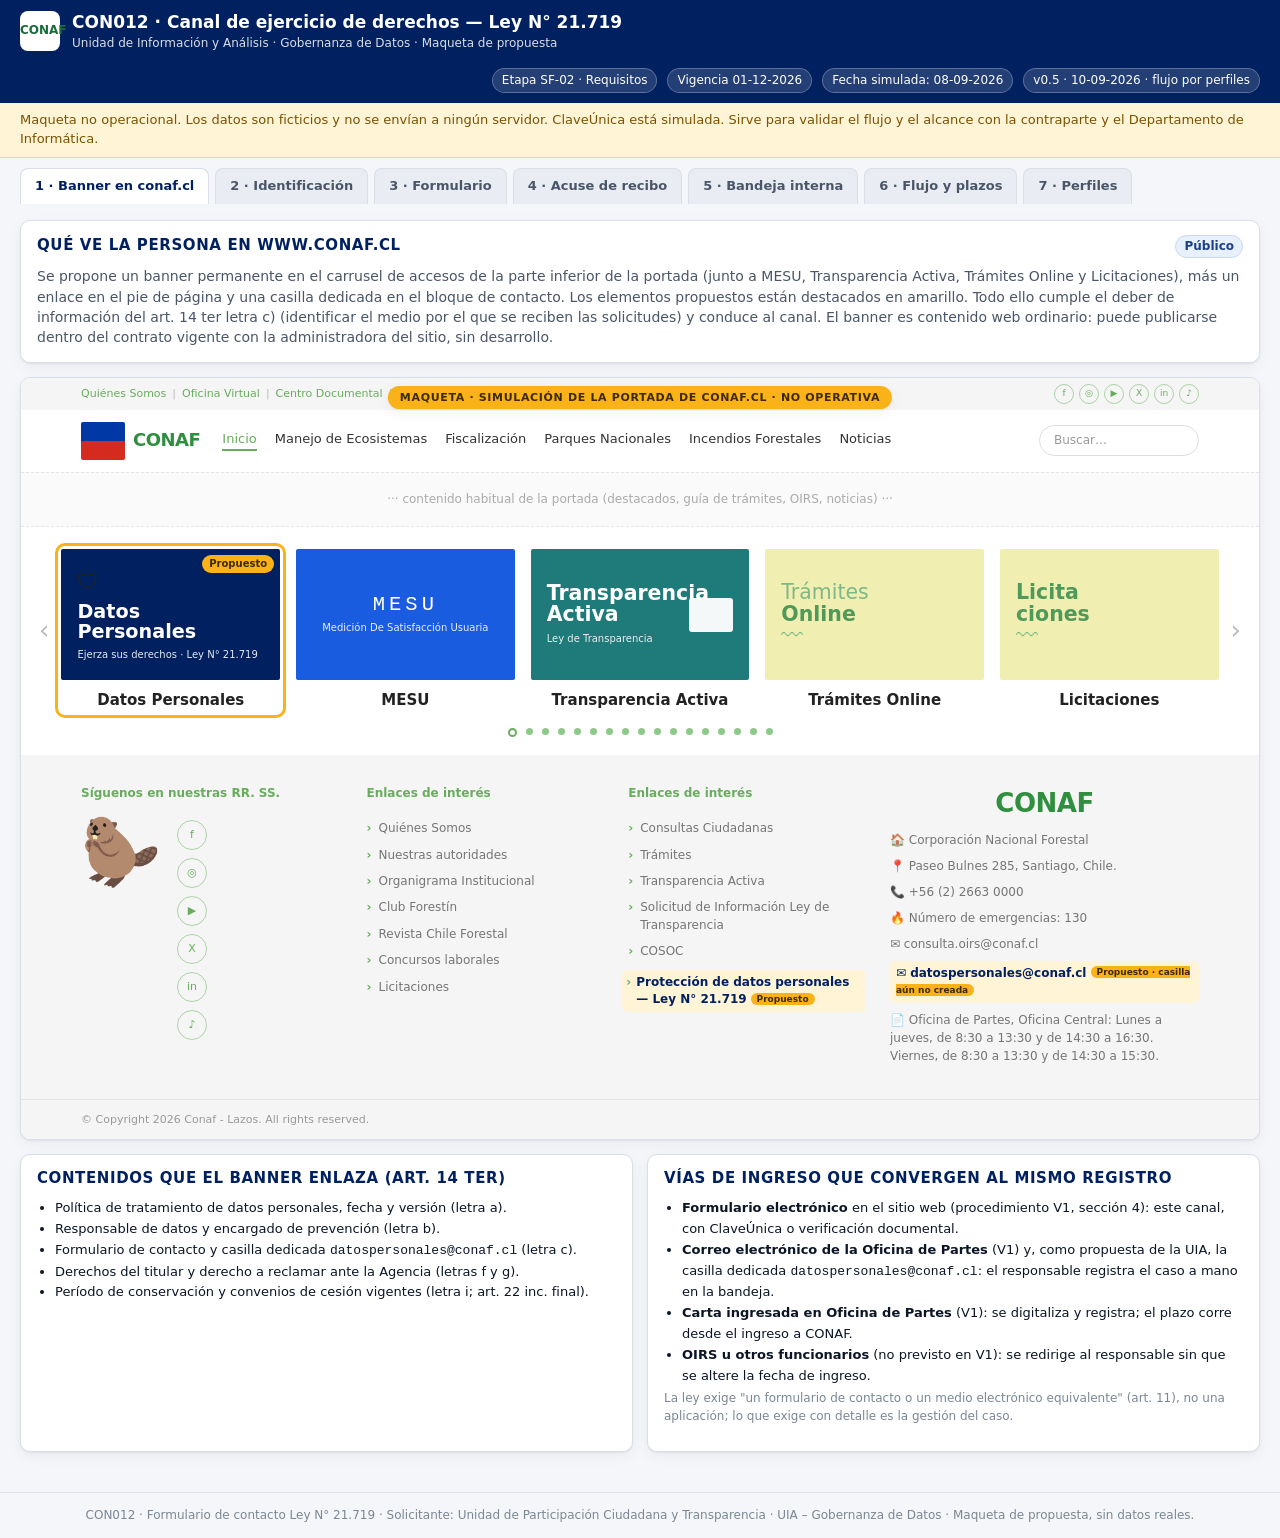
<file: CON012_maqueta_canal_ley21719_2.html>
<!doctype html>
<html lang="es-CL">
<head>
<meta charset="UTF-8" />
<meta name="viewport" content="width=device-width, initial-scale=1.0" />
<meta name="description" content="CON012 – Canal de ejercicio de derechos de titulares de datos personales (Ley N° 21.719). CONAF / Unidad de Información y Análisis. Maqueta no operacional." />
<title>CON012 – Canal Ley 21.719 · Maqueta</title>
<meta name="robots" content="noindex,nofollow" />
<style>
:root{color-scheme:light;--azul:#002060;--azul-2:#1c3f8a;--verde:#1b6b3a;--verde-2:#2e8b57;--fondo:#f4f6f9;--superficie:#fff;--borde:#d9dee7;--borde-suave:#e8ecf2;--tinta:#0b1526;--tinta-2:#4a5568;--tinta-3:#7b8794;--ok:#0ca30c;--ok-tinta:#006300;--ok-fondo:#e6f6e6;--aviso:#fab219;--aviso-tinta:#7a5200;--aviso-fondo:#fff4d6;--critico:#d03b3b;--critico-tinta:#8f1f1f;--critico-fondo:#fbe6e6;--radio:10px;--sombra:0 1px 2px rgba(11,21,38,.06),0 4px 14px rgba(11,21,38,.05);font-family:system-ui,-apple-system,Segoe UI,Roboto,Helvetica Neue,Arial,sans-serif;font-size:14px;color:var(--tinta);background:var(--fondo)}
*{box-sizing:border-box}html,body{margin:0;padding:0;background:var(--fondo)}body{line-height:1.45}a{color:var(--azul-2)}button{font:inherit}
h1,h2,h3,h4{margin:0;line-height:1.25;color:var(--azul)}h2{font-size:15px;text-transform:uppercase;letter-spacing:.04em}h3{font-size:14px}
.tabular{font-variant-numeric:tabular-nums}.mono{font-family:ui-monospace,SFMono-Regular,Menlo,Consolas,monospace}.muted{color:var(--tinta-3)}.sec{color:var(--tinta-2)}
.cabecera{background:var(--azul);color:#fff;padding:10px 20px;display:flex;align-items:center;gap:16px;flex-wrap:wrap}
.cabecera .marca{display:flex;align-items:center;gap:12px}.cabecera .logo{width:40px;height:40px;border-radius:8px;background:#fff;display:grid;place-items:center;color:var(--verde);font-weight:800;font-size:12px}
.cabecera .titulo{font-size:17px;font-weight:700}.cabecera .subtitulo{font-size:12px;opacity:.85}
.cabecera .derecha{margin-left:auto;display:flex;align-items:center;gap:10px;flex-wrap:wrap;font-size:12px}
.chip{display:inline-flex;align-items:center;gap:6px;padding:3px 9px;border-radius:999px;background:#ffffff24;border:1px solid rgba(255,255,255,.25);font-size:12px}
.banner{padding:8px 20px;font-size:13px;background:var(--aviso-fondo);color:var(--aviso-tinta);border-bottom:1px solid #f1d58a}
.nav{display:flex;gap:6px;padding:10px 20px 0;max-width:1300px;margin:0 auto;flex-wrap:wrap}
.nav button{padding:8px 14px;border:1px solid var(--borde);border-bottom:none;border-radius:8px 8px 0 0;background:#e9edf3;color:var(--tinta-2);cursor:pointer;font-weight:600;font-size:13px}
.nav button.activo{background:#fff;color:var(--azul)}
.vista{display:none;max-width:1300px;margin:0 auto;padding:16px 20px 40px}.vista.activa{display:block}
.contenedor{display:grid;grid-template-columns:340px 1fr;gap:16px}@media (max-width:960px){.contenedor{grid-template-columns:1fr}}
.contenedor.bandeja{grid-template-columns:minmax(0,1fr) 380px}@media (max-width:960px){.contenedor.bandeja{grid-template-columns:1fr}}
.columna{display:flex;flex-direction:column;gap:14px;min-width:0}
.tarjeta{background:var(--superficie);border:1px solid var(--borde);border-radius:var(--radio);box-shadow:var(--sombra);padding:14px 16px}
.tarjeta>h2{margin-bottom:10px}.tarjeta .cab{display:flex;align-items:baseline;justify-content:space-between;gap:10px;margin-bottom:8px;flex-wrap:wrap}.tarjeta .cab h2{margin:0}
.campo{display:flex;flex-direction:column;gap:4px;margin-bottom:10px}.campo label{font-size:12px;font-weight:600;color:var(--tinta-2)}
.campo input,.campo select,.campo textarea{padding:8px 10px;border:1px solid var(--borde);border-radius:8px;font:inherit;background:#fff;color:var(--tinta);width:100%}
.campo input:focus,.campo select:focus,.campo textarea:focus{outline:2px solid #9dbdf0;outline-offset:0;border-color:var(--azul-2)}
.campo input[readonly]{background:#f3f5f8;color:var(--tinta-2)}
.fila{display:grid;grid-template-columns:1fr 1fr;gap:10px}.fila3{display:grid;grid-template-columns:1fr 1fr 1fr;gap:10px}@media (max-width:700px){.fila,.fila3{grid-template-columns:1fr}}
.btn{display:inline-flex;align-items:center;justify-content:center;gap:8px;padding:9px 14px;border-radius:8px;border:1px solid var(--borde);background:#fff;color:var(--tinta);cursor:pointer;font-weight:600}
.btn:hover{border-color:var(--azul-2)}.btn:disabled{opacity:.55;cursor:not-allowed}
.btn.primario{background:var(--azul);border-color:var(--azul);color:#fff}.btn.primario:hover{background:var(--azul-2)}
.btn.verde{background:var(--verde);border-color:var(--verde);color:#fff}.btn.pequeno{padding:5px 9px;font-size:12px;font-weight:500}.btn.ancho{width:100%;padding:12px;font-size:15px}
.acciones{display:flex;flex-wrap:wrap;gap:8px}.ayuda{font-size:12px;color:var(--tinta-3);margin-top:4px}
.sem-mini{display:inline-flex;align-items:center;gap:6px;padding:2px 8px;border-radius:999px;font-size:12px;font-weight:700;border:1px solid transparent;white-space:nowrap}
.sem-mini.VERDE{background:var(--ok-fondo);color:var(--ok-tinta);border-color:#b9e3b9}.sem-mini.AMARILLO{background:var(--aviso-fondo);color:var(--aviso-tinta);border-color:#f1d58a}.sem-mini.ROJO{background:var(--critico-fondo);color:var(--critico-tinta);border-color:#f0b9b9}.sem-mini.GRIS{background:#eef1f5;color:var(--tinta-2);border-color:#d9dee7}.sem-mini.AZUL{background:#e8f0fb;color:var(--azul-2);border-color:#c7d8f2}
.aviso{font-size:13px;border-radius:8px;padding:8px 12px;border:1px solid}.aviso.info{background:#e8f0fb;color:var(--azul-2);border-color:#c7d8f2}.aviso.warn{background:var(--aviso-fondo);color:var(--aviso-tinta);border-color:#f1d58a}.aviso.ok{background:var(--ok-fondo);color:var(--ok-tinta);border-color:#b9e3b9}.aviso.crit{background:var(--critico-fondo);color:var(--critico-tinta);border-color:#f0b9b9}
/* pasos */
.pasos{display:flex;gap:6px;flex-wrap:wrap;margin-bottom:14px}.pasos span{padding:5px 10px;border-radius:999px;background:#eef1f5;color:var(--tinta-3);font-size:12px;font-weight:600}.pasos span.activo{background:var(--azul);color:#fff}.pasos span.hecho{background:var(--ok-fondo);color:var(--ok-tinta)}
/* sitio conaf simulado (portada real, sept-2026) */
.sitio{border:1px solid var(--borde);border-radius:var(--radio);overflow:hidden;background:#fff;box-shadow:var(--sombra);font-family:"Noto Sans",system-ui,sans-serif;color:#555}
.marca-maqueta{position:absolute;top:8px;left:50%;transform:translateX(-50%);background:var(--aviso);color:#3d2a00;font-weight:800;font-size:11px;letter-spacing:.06em;padding:4px 12px;border-radius:999px;z-index:5;box-shadow:var(--sombra)}
.cs-top{background:#f5f5f5;padding:6px 60px;font-size:11px;color:#67ad5c;display:flex;gap:6px;align-items:center}.cs-top span+span:before{content:"|";color:#bbb;margin-right:6px}.cs-top .cs-rrss{margin-left:auto;display:flex;gap:5px}.cs-top .cs-rrss:before{content:none}
.cs-rrss i,.cs-soc i{width:20px;height:20px;border:1px solid rgba(103,173,92,.5);border-radius:50%;display:inline-grid;place-items:center;font-style:normal;font-size:9px;color:#67ad5c}
.cs-nav{display:flex;align-items:center;gap:22px;padding:12px 60px;font-size:13px;color:#333}.cs-nav nav{display:flex;gap:18px}.cs-nav nav .act{color:#67ad5c;border-bottom:2px solid #67ad5c}
.cs-logos{display:flex;gap:8px;align-items:center}.cs-gob{width:44px;height:38px;background:linear-gradient(#0039a6 0 50%,#d52b1e 50% 100%);border-radius:2px;display:inline-block}.cs-conaf{color:#2f8f3f;font-weight:900;font-size:18px;letter-spacing:-.5px}.cs-conaf.grande{font-size:26px;text-align:center;display:block;margin-bottom:8px}
.cs-buscar{margin-left:auto;border:1px solid #ddd;border-radius:999px;padding:6px 14px;color:#999;font-size:12px;min-width:160px}
.cs-omit{background:#fafafa;color:#aaa;text-align:center;padding:18px;font-size:12px;border-top:1px dashed #e5e5e5;border-bottom:1px dashed #e5e5e5}
.cs-carrusel{display:flex;align-items:center;gap:8px;padding:22px 14px 6px}.cs-arrow{color:#bbb;font-size:26px;padding:0 4px;user-select:none}
.cs-tiles{display:grid;grid-template-columns:repeat(5,1fr);gap:16px;flex:1;min-width:0}
.cs-tile{text-decoration:none;color:#222;display:block;min-width:0}.cs-img{aspect-ratio:350/210;border-radius:2px;position:relative;padding:14px 16px;display:flex;flex-direction:column;justify-content:center;overflow:hidden}
.cs-img b{font-size:clamp(14px,1.6vw,22px);line-height:1.05;color:#fff}.cs-img small{font-size:10px;color:#fff;margin-top:6px;opacity:.9}
.cs-img.mesu{background:#1a5ce0;align-items:center;text-align:center}.mesu-w{font-family:ui-monospace,monospace;letter-spacing:4px;font-weight:400}
.cs-img.ta{background:#1f7a7a}.cs-folder{position:absolute;right:16px;top:50%;transform:translateY(-50%);width:44px;height:34px;background:#fff;border-radius:3px;opacity:.95}
.cs-img.tr{background:#f0eeb0}.cs-img.tr b{color:#4f9a5a}.cs-img.tr .light{font-weight:400;color:#7fb888}.cs-zig{color:#7fb888;font-size:22px;letter-spacing:-4px;line-height:1}
.cs-img.dp{background:var(--azul);align-items:flex-start}.cs-img.dp b{font-size:clamp(14px,1.5vw,20px)}.cs-ico{font-size:22px;margin-bottom:4px}
.cs-tile.nuevo{outline:3px solid var(--aviso);outline-offset:3px;border-radius:4px}
.cs-tag{position:absolute;top:6px;right:6px;background:var(--aviso);color:#3d2a00;font-size:10px;font-weight:700;padding:2px 7px;border-radius:999px}
.cs-tag2{background:var(--aviso);color:#3d2a00;font-size:9px;font-weight:700;padding:1px 6px;border-radius:999px;vertical-align:middle}
.cs-cap{text-align:center;font-weight:700;font-size:15px;color:#222;margin-top:10px}
.cs-dots{display:flex;gap:9px;justify-content:center;padding:10px 0 18px}.cs-dots i{width:7px;height:7px;border-radius:50%;background:#8dc98a;display:inline-block}.cs-dots i.on{background:#fff;border:2px solid #67ad5c;width:9px;height:9px}
.cs-footer{background:#f5f5f5;display:grid;grid-template-columns:1.1fr 1fr 1fr 1.3fr;gap:24px;padding:30px 60px 26px;font-size:12px;color:#757575}@media (max-width:900px){.cs-footer{grid-template-columns:1fr 1fr}}
.cs-footer h5{color:#67ad5c;font-size:12px;margin:0 0 18px;font-weight:700}.cs-footer ul{list-style:none;margin:0;padding:0}.cs-footer li{margin:0 0 9px;padding-left:12px;position:relative}.cs-footer li:before{content:"›";position:absolute;left:0;color:#67ad5c;font-weight:700}
.cs-footer li.nuevo{background:#fff4d6;border-radius:6px;padding:4px 6px 4px 14px;margin-left:-6px}.cs-footer li.nuevo:before{left:4px}.cs-footer li a{color:var(--azul);font-weight:700;text-decoration:none}
.cs-social{display:flex;gap:16px;align-items:flex-start}.cs-forestin{font-size:64px;line-height:1}.cs-soc{display:flex;flex-direction:column;gap:8px}.cs-soc i{width:30px;height:30px;font-size:11px}
.cs-contacto p{margin:0 0 8px;line-height:1.5}.cs-contacto p.nuevo{background:#fff4d6;border-radius:6px;padding:3px 6px;color:var(--azul);font-weight:700}
.cs-copy{background:#f5f5f5;border-top:1px solid #e3e3e3;padding:12px 60px;font-size:11px;color:#999}
/* derechos */
.derechos{display:grid;grid-template-columns:1fr 1fr;gap:8px}@media (max-width:700px){.derechos{grid-template-columns:1fr}}
.derecho{border:1px solid var(--borde);border-radius:8px;padding:10px 12px;cursor:pointer;display:flex;gap:10px;align-items:flex-start;background:#fff}
.derecho.sel{border-color:var(--azul);background:#f5f8ff}.derecho input{margin-top:3px}.derecho b{display:block;font-size:13px;color:var(--azul)}.derecho small{color:var(--tinta-3);font-size:12px}
.derecho.cond{border-style:dashed}
.bloque-derecho{border-left:3px solid var(--azul);padding:8px 12px;margin:8px 0 12px;background:#fafbfd;border-radius:0 8px 8px 0}
.bloque-derecho h3{margin-bottom:6px}
.docs{display:grid;grid-template-columns:1fr 1fr;gap:4px 12px;font-size:13px;margin-bottom:8px}.docs label{display:flex;gap:6px;align-items:flex-start}@media (max-width:700px){.docs{grid-template-columns:1fr}}
.adj{border:1px dashed var(--borde);border-radius:8px;padding:12px;text-align:center;color:var(--tinta-3);font-size:12px;background:#fafbfd}
.cu{display:inline-flex;align-items:center;gap:10px;padding:10px 16px;border-radius:8px;background:#0f69b4;color:#fff;font-weight:700;border:none;cursor:pointer;font-size:15px}
.cu span{background:#fff;color:#0f69b4;border-radius:4px;padding:1px 6px;font-size:11px}
/* acuse */
.acuse{border:1px solid #b9e3b9;background:var(--ok-fondo);border-radius:var(--radio);padding:16px 18px}
.acuse .num{font-size:24px;font-weight:800;color:var(--ok-tinta)}
.dl{display:grid;grid-template-columns:180px 1fr;gap:4px 12px;font-size:13px}.dl dt{color:var(--tinta-3)}.dl dd{margin:0}
/* bandeja */
.kpis{display:grid;grid-template-columns:repeat(5,1fr);gap:10px;margin-bottom:14px}@media (max-width:900px){.kpis{grid-template-columns:repeat(2,1fr)}}
.kpi{background:#fff;border:1px solid var(--borde);border-radius:var(--radio);padding:10px 14px;box-shadow:var(--sombra)}.kpi .v{font-size:26px;font-weight:800;color:var(--azul)}.kpi .l{font-size:12px;color:var(--tinta-3)}.kpi.rojo .v{color:var(--critico-tinta)}.kpi.amar .v{color:var(--aviso-tinta)}
table.casos{width:100%;border-collapse:collapse;font-size:12px}table.casos th{text-align:left;font-size:11px;text-transform:uppercase;letter-spacing:.04em;color:var(--tinta-3);padding:8px 8px;border-bottom:1px solid var(--borde)}
table.casos td{padding:9px 8px;}table.casos td:first-child{white-space:nowrap}table.casos td{border-bottom:1px solid var(--borde-suave);vertical-align:middle}table.casos tr:hover td{background:#f5f8ff;cursor:pointer}table.casos tr.sel td{background:#e8f0fb}
.filtros{display:flex;gap:8px;flex-wrap:wrap;margin-bottom:10px}.filtros select,.filtros input{padding:6px 9px;border:1px solid var(--borde);border-radius:8px;font:inherit}
.linea{position:relative;padding-left:22px;margin:6px 0}.linea:before{content:"";position:absolute;left:6px;top:4px;bottom:-10px;width:2px;background:var(--borde)}.linea:last-child:before{display:none}
.hito{position:relative;margin-bottom:12px;font-size:13px}.hito:before{content:"";position:absolute;left:-21px;top:4px;width:12px;height:12px;border-radius:50%;background:var(--borde);border:2px solid #fff;box-shadow:0 0 0 1px var(--borde)}
.hito.hecho:before{background:var(--ok)}.hito.actual:before{background:var(--azul)}.hito b{display:block}.hito small{color:var(--tinta-3)}
.plazo{display:grid;grid-template-columns:auto 1fr;gap:12px;align-items:center;border-radius:var(--radio);padding:12px 14px;border:1px solid var(--borde)}
.plazo .n{font-size:30px;font-weight:800;line-height:1}.plazo.VERDE{background:var(--ok-fondo);border-color:#b9e3b9;color:var(--ok-tinta)}.plazo.AMARILLO{background:var(--aviso-fondo);border-color:#f1d58a;color:var(--aviso-tinta)}.plazo.ROJO{background:var(--critico-fondo);border-color:#f0b9b9;color:var(--critico-tinta)}
.plazo .d{font-size:12px}
.pie{padding:14px 20px;text-align:center;font-size:12px;color:var(--tinta-3);border-top:1px solid var(--borde);max-width:1300px;margin:0 auto}
.oculto{display:none!important}
.grid2{display:grid;grid-template-columns:1fr 1fr;gap:14px}@media (max-width:960px){.grid2{grid-template-columns:1fr}}
.perfiles{display:grid;grid-template-columns:repeat(3,1fr);gap:14px}@media (max-width:1000px){.perfiles{grid-template-columns:1fr 1fr}}@media (max-width:700px){.perfiles{grid-template-columns:1fr}}.perfil .dl{grid-template-columns:70px 1fr;font-size:12px}.perfil h3{font-size:14px}table.matriz td:not(:first-child){text-align:center;font-size:12px}
.leyenda{font-size:12px;color:var(--tinta-3);display:flex;gap:12px;flex-wrap:wrap;margin-top:8px}
</style>
</head>
<body>
<header class="cabecera">
  <div class="marca">
    <div class="logo">CONAF</div>
    <div><div class="titulo">CON012 · Canal de ejercicio de derechos — Ley N° 21.719</div><div class="subtitulo">Unidad de Información y Análisis · Gobernanza de Datos · Maqueta de propuesta</div></div>
  </div>
  <div class="derecha">
    <span class="chip">Etapa SF-02 · Requisitos</span>
    <span class="chip" id="chipVigencia">Vigencia 01-12-2026</span><span class="chip">Fecha simulada: 08-09-2026</span>
    <span class="chip">v0.5 · 10-09-2026 · flujo por perfiles</span>
  </div>
</header>
<div class="banner">Maqueta no operacional. Los datos son ficticios y no se envían a ningún servidor. ClaveÚnica está simulada. Sirve para validar el flujo y el alcance con la contraparte y el Departamento de Informática.</div>

<nav class="nav">
  <button class="activo" data-v="v-sitio">1 · Banner en conaf.cl</button>
  <button data-v="v-ident">2 · Identificación</button>
  <button data-v="v-form">3 · Formulario</button>
  <button data-v="v-acuse">4 · Acuse de recibo</button>
  <button data-v="v-bandeja">5 · Bandeja interna</button>
  <button data-v="v-flujo">6 · Flujo y plazos</button>
  <button data-v="v-perfiles">7 · Perfiles</button>
</nav>

<!-- ============ 1. SITIO ============ -->
<section id="v-sitio" class="vista activa">
  <div class="tarjeta" style="margin-bottom:14px">
    <div class="cab"><h2>Qué ve la persona en www.conaf.cl</h2><span class="sem-mini AZUL">Público</span></div>
    <p class="sec" style="margin:0">Se propone un banner permanente en el carrusel de accesos de la parte inferior de la portada (junto a MESU, Transparencia Activa, Trámites Online y Licitaciones), más un enlace en el pie de página y una casilla dedicada en el bloque de contacto. Los elementos propuestos están destacados en amarillo. Todo ello cumple el deber de información del art. 14 ter letra c) (identificar el medio por el que se reciben las solicitudes) y conduce al canal. El banner es contenido web ordinario: puede publicarse dentro del contrato vigente con la administradora del sitio, sin desarrollo.</p>
  </div>
  <div class="sitio" style="position:relative"><div class="marca-maqueta">MAQUETA · SIMULACIÓN DE LA PORTADA DE CONAF.CL · NO OPERATIVA</div>
    <div class="cs-top"><span>Quiénes Somos</span><span>Oficina Virtual</span><span>Centro Documental</span><span>Preguntas frecuentes</span><span>Contacto</span><span class="cs-rrss"><i>f</i><i>◎</i><i>▶</i><i>X</i><i>in</i><i>♪</i></span></div>
    <div class="cs-nav"><span class="cs-logos"><span class="cs-gob"></span><span class="cs-conaf">CONAF</span></span><nav><span class="act">Inicio</span><span>Manejo de Ecosistemas</span><span>Fiscalización</span><span>Parques Nacionales</span><span>Incendios Forestales</span><span>Noticias</span></nav><span class="cs-buscar">Buscar…</span></div>
    <div class="cs-omit">··· contenido habitual de la portada (destacados, guía de trámites, OIRS, noticias) ···</div>
    <div class="cs-carrusel">
      <div class="cs-arrow">‹</div>
      <div class="cs-tiles">
        <a class="cs-tile nuevo" href="#" onclick="ir('v-ident');return false"><div class="cs-img dp"><span class="cs-tag">Propuesto</span><div class="cs-ico">🛡</div><b>Datos<br>Personales</b><small>Ejerza sus derechos · Ley N° 21.719</small></div><div class="cs-cap">Datos Personales</div></a>
        <a class="cs-tile" href="#" onclick="return false"><div class="cs-img mesu"><b class="mesu-w">MESU</b><small>Medición De Satisfacción Usuaria</small></div><div class="cs-cap">MESU</div></a>
        <a class="cs-tile" href="#" onclick="return false"><div class="cs-img ta"><b>Transparencia<br>Activa</b><small>Ley de Transparencia</small><span class="cs-folder"></span></div><div class="cs-cap">Transparencia Activa</div></a>
        <a class="cs-tile" href="#" onclick="return false"><div class="cs-img tr"><b><span class="light">Trámites</span><br>Online</b><span class="cs-zig">〰</span></div><div class="cs-cap">Trámites Online</div></a>
        <a class="cs-tile" href="#" onclick="return false"><div class="cs-img tr"><b>Licita<br>ciones</b><span class="cs-zig">〰</span></div><div class="cs-cap">Licitaciones</div></a>
      </div>
      <div class="cs-arrow">›</div>
    </div>
    <div class="cs-dots"><i class="on"></i><i></i><i></i><i></i><i></i><i></i><i></i><i></i><i></i><i></i><i></i><i></i><i></i><i></i><i></i><i></i><i></i></div>
    <div class="cs-footer">
      <div><h5>Síguenos en nuestras RR. SS.</h5><div class="cs-social"><div class="cs-forestin">🦫</div><div class="cs-soc"><i>f</i><i>◎</i><i>▶</i><i>X</i><i>in</i><i>♪</i></div></div></div>
      <div><h5>Enlaces de interés</h5><ul><li>Quiénes Somos</li><li>Nuestras autoridades</li><li>Organigrama Institucional</li><li>Club Forestín</li><li>Revista Chile Forestal</li><li>Concursos laborales</li><li>Licitaciones</li></ul></div>
      <div><h5>Enlaces de interés</h5><ul><li>Consultas Ciudadanas</li><li>Trámites</li><li>Transparencia Activa</li><li>Solicitud de Información Ley de Transparencia</li><li>COSOC</li><li class="nuevo"><a href="#" onclick="ir('v-ident');return false">Protección de datos personales — Ley N° 21.719</a> <span class="cs-tag2">Propuesto</span></li></ul></div>
      <div class="cs-contacto"><div class="cs-conaf grande">CONAF</div><p>🏠 Corporación Nacional Forestal</p><p>📍 Paseo Bulnes 285, Santiago, Chile.</p><p>📞 +56 (2) 2663 0000</p><p>🔥 Número de emergencias: 130</p><p>✉ consulta.oirs@conaf.cl</p><p class="nuevo">✉ datospersonales@conaf.cl <span class="cs-tag2">Propuesto · casilla aún no creada</span></p><p>📄 Oficina de Partes, Oficina Central: Lunes a jueves, de 8:30 a 13:30 y de 14:30 a 16:30. Viernes, de 8:30 a 13:30 y de 14:30 a 15:30.</p></div>
    </div>
    <div class="cs-copy">© Copyright 2026 Conaf - Lazos. All rights reserved.</div>
  </div>
  <div class="grid2" style="margin-top:14px">
    <div class="tarjeta"><h2>Contenidos que el banner enlaza (art. 14 ter)</h2>
      <ul style="margin:0;padding-left:18px;font-size:13px;line-height:1.6"><li>Política de tratamiento de datos personales, fecha y versión (letra a).</li><li>Responsable de datos y encargado de prevención (letra b).</li><li>Formulario de contacto y casilla dedicada <span class="mono">datospersonales@conaf.cl</span> (letra c).</li><li>Derechos del titular y derecho a reclamar ante la Agencia (letras f y g).</li><li>Período de conservación y convenios de cesión vigentes (letra i; art. 22 inc. final).</li></ul></div>
    <div class="tarjeta"><h2>Vías de ingreso que convergen al mismo registro</h2>
      <ul style="margin:0;padding-left:18px;font-size:13px;line-height:1.6"><li><b>Formulario electrónico</b> en el sitio web (procedimiento V1, sección 4): este canal, con ClaveÚnica o verificación documental.</li><li><b>Correo electrónico de la Oficina de Partes</b> (V1) y, como propuesta de la UIA, la casilla dedicada <span class="mono">datospersonales@conaf.cl</span>: el responsable registra el caso a mano en la bandeja.</li><li><b>Carta ingresada en Oficina de Partes</b> (V1): se digitaliza y registra; el plazo corre desde el ingreso a CONAF.</li><li><b>OIRS u otros funcionarios</b> (no previsto en V1): se redirige al responsable sin que se altere la fecha de ingreso.</li></ul>
      <p class="ayuda">La ley exige "un formulario de contacto o un medio electrónico equivalente" (art. 11), no una aplicación; lo que exige con detalle es la gestión del caso.</p></div>
  </div>
</section>

<!-- ============ 2. IDENTIFICACIÓN ============ -->
<section id="v-ident" class="vista">
  <div class="pasos"><span class="activo">1 Identificación</span><span>2 Solicitud y antecedentes</span><span>3 Acuse</span></div>
  <div class="contenedor">
    <div class="columna">
      <div class="tarjeta"><h2>Quién presenta la solicitud</h2>
        <div class="campo"><label>Actúo como</label><select id="rol" onchange="cambiaRol()"><option value="titular">Titular de los datos</option><option value="rep">Representante legal o mandatario</option><option value="her">Heredero de titular fallecido</option></select></div>
        <div id="ayudaRol" class="aviso info">Los derechos son personales; puede ejercerlos usted directamente (art. 4°).</div>
      </div>
      <div class="tarjeta"><h2>Por qué pedimos identificarse</h2><p class="sec" style="margin:0;font-size:13px">El art. 11 letra a) exige autenticar la identidad de quien solicita, para no entregar sus datos a un tercero. ClaveÚnica entrega RUN y nombre verificados por el Estado. Si no la tiene, puede identificarse con copia de su cédula; la respuesta se demorará lo mismo.</p></div>
    </div>
    <div class="columna">
      <div class="tarjeta">
        <div class="cab"><h2>Identificación</h2><span class="sem-mini GRIS" id="estadoId">Sin identificar</span></div>
        <div id="cuBloque">
          <p class="sec" style="margin:0 0 10px">Vía principal</p>
          <button class="cu" onclick="simularCU()"><span>CU</span> Iniciar sesión con ClaveÚnica</button>
          <p class="ayuda">Simulación: en producción redirige a accounts.claveunica.gob.cl (OpenID Connect) y vuelve con RUN y nombre. Requiere credenciales institucionales y dominio .gob.cl certificado, o reutilizar la integración de la Oficina Virtual.</p>
          <details style="margin-top:12px"><summary style="cursor:pointer;color:var(--azul-2);font-weight:600;font-size:13px">No tengo ClaveÚnica · vía alternativa</summary>
            <div class="fila" style="margin-top:10px"><div class="campo"><label>RUN o pasaporte</label><input id="altRun" placeholder="12.345.678-9"></div><div class="campo"><label>Nombre completo</label><input id="altNombre"></div></div>
            <div class="adj">Adjuntar copia de cédula de identidad (ambos lados) · PDF o imagen · máx. 5 MB</div>
            <p class="ayuda">El encargado verificará la identidad antes de derivar; una solicitud sin identificación suficiente se requiere completar, sin que ello suspenda el plazo legal.</p>
            <button class="btn" style="margin-top:8px" onclick="simularAlt()">Continuar con verificación documental</button>
          </details>
        </div>
        <div id="cuOk" class="oculto">
          <div class="aviso ok">Identidad verificada con ClaveÚnica.</div>
          <dl class="dl" style="margin:12px 0"><dt>RUN</dt><dd id="idRun" class="mono">—</dd><dt>Nombre</dt><dd id="idNombre">—</dd><dt>Método</dt><dd id="idMetodo">—</dd></dl>
          <div class="fila"><div class="campo"><label>Correo electrónico (para el acuse y la respuesta, si elige ese medio)</label><input id="correo" type="email" placeholder="nombre@correo.cl"></div><div class="campo"><label>Teléfono (opcional)</label><input placeholder="+56 9 …"></div></div>
          <p class="ayuda">ClaveÚnica no entrega correo. Debe indicar al menos un medio para recibir la respuesta (correo o domicilio); se elige en el paso siguiente.</p>
          <div id="repBloque" class="oculto"><p class="ayuda">Sus datos como representante (nombre y RUN) provienen de su identificación; su correo y teléfono se registran arriba.</p><h3 style="margin:10px 0 6px">Titular representado</h3><div class="fila"><div class="campo"><label>RUN del titular representado *</label><input id="repRun" placeholder="9.876.543-2"></div><div class="campo"><label>Nombre del titular representado *</label><input id="repNombre"></div></div><div class="adj" id="adjRep">Adjuntar poder simple o documento que acredita la representación</div></div>
          <div class="acciones" style="margin-top:12px"><button class="btn primario" onclick="ir('v-form')">Continuar a la solicitud →</button></div>
        </div>
      </div>
    </div>
  </div>
</section>

<!-- ============ 3. FORMULARIO ============ -->
<section id="v-form" class="vista">
  <div class="pasos"><span class="hecho">1 Identificación</span><span class="activo">2 Solicitud y antecedentes</span><span>3 Acuse</span></div>
  <div class="contenedor">
    <div class="columna">
      <div class="tarjeta"><h2>Solicitante</h2><dl class="dl"><dt>RUN</dt><dd id="fRun" class="mono">—</dd><dt>Nombre</dt><dd id="fNombre">—</dd><dt>Correo</dt><dd id="fCorreo">—</dd></dl><p class="ayuda" style="margin-top:6px">Solicitud dirigida a la Directora Ejecutiva de CONAF, jefa superior del servicio (art. 23 inc. 3°).</p></div>
      <div class="tarjeta"><h2>Plazos que se activan</h2>
        <ul style="margin:0;padding-left:18px;font-size:13px;line-height:1.6"><li>Acuse de recibo inmediato con número de caso.</li><li>Respuesta en <b>30 días corridos</b>, prorrogables una vez por 30.</li><li>Si pide <b>bloqueo temporal</b>: resolución en <b>2 días hábiles</b>.</li><li>Si se deniega, <b>30 días hábiles</b> para reclamar ante la Agencia.</li></ul></div>
      <div class="tarjeta"><h2>Información para el titular</h2><p class="sec" style="margin:0 0 8px;font-size:13px">La Corporación Nacional Forestal (CONAF), en su calidad de responsable de datos personales, pone a disposición el presente formulario para facilitar el ejercicio de los derechos reconocidos por la Ley N° 21.719. El titular podrá ejercer los derechos de acceso, rectificación, supresión, oposición, portabilidad y bloqueo del tratamiento, de conformidad con los requisitos y condiciones establecidos en la legislación vigente. Este formulario permite identificar al titular, el derecho que ejerce, los datos personales o tratamiento involucrado y el medio mediante el cual desea recibir la respuesta.</p><p class="sec" style="margin:0;font-size:13px">Los datos que ingresa se tratan solo para gestionar su solicitud (art. 20), los conocen el encargado, el área que trata sus datos y Fiscalía, y el expediente se conserva por el plazo que fije la política institucional.</p></div>
    </div>
    <div class="columna">
      <div class="tarjeta">
        <h2>¿Qué derecho desea ejercer?</h2>
        <p class="ayuda" style="margin-bottom:8px">Puede marcar más de uno. Los campos cambian según el derecho.</p>
        <div class="derechos">
          <label class="derecho" data-d="acceso"><input type="checkbox" onchange="marcaDerecho(this)"><span><b>Acceso</b><small>Saber si CONAF trata mis datos, cuáles, con qué fin y a quién los comunica (art. 5°).</small></span></label>
          <label class="derecho" data-d="rect"><input type="checkbox" onchange="marcaDerecho(this)"><span><b>Rectificación</b><small>Corregir datos inexactos, desactualizados o incompletos (art. 6°).</small></span></label>
          <label class="derecho" data-d="opos"><input type="checkbox" onchange="marcaDerecho(this)"><span><b>Oposición</b><small>Que CONAF no realice un tratamiento específico de mis datos (art. 8°).</small></span></label>
          <label class="derecho" data-d="bloq"><input type="checkbox" onchange="marcaDerecho(this)"><span><b>Bloqueo temporal</b><small>Suspender el tratamiento mientras se resuelve mi rectificación, supresión u oposición (art. 8° ter). Debe fundarse.</small></span></label>
          <label class="derecho cond" data-d="supr"><input type="checkbox" onchange="marcaDerecho(this)"><span><b>Supresión</b><small>Eliminar mis datos (art. 7°). En un órgano público procede en casos acotados (art. 23); Fiscalía evaluará la causal.</small></span></label>
          <label class="derecho cond" data-d="port"><input type="checkbox" onchange="marcaDerecho(this)"><span><b>Portabilidad</b><small>Copia en formato estructurado (art. 9°). Solo para tratamientos automatizados basados en consentimiento; se evaluará su procedencia.</small></span></label>
        </div>
        <div id="avisoBloq" class="aviso warn oculto" style="margin-top:10px">El bloqueo temporal acompaña a una solicitud de rectificación, supresión u oposición, o bien reemplaza a la supresión en los casos del art. 7° (art. 8° ter). Marque además uno de esos derechos o indique abajo que lo pide en lugar de la supresión.</div>

        <div id="bd-acceso" class="bloque-derecho oculto"><h3>Acceso</h3><div class="campo"><label>Ámbito de CONAF donde cree que están sus datos (opcional; ayuda a localizarlos)</label><select><option>No lo sé / todos</option><option>Personal y ex funcionarios (GEDEP)</option><option>Trámites forestales / Oficina Virtual</option><option>Denuncias e infracciones forestales</option><option>Áreas Silvestres Protegidas (reservas, visitas)</option><option>Programas y beneficios (entrega de plantas, PPF)</option><option>Proveedores y compras</option><option>OIRS / Transparencia</option></select></div><div class="campo"><label>Detalle (opcional)</label><textarea rows="2" placeholder="Para el acceso basta su identificación; puede precisar qué información le interesa."></textarea></div></div>
        <div id="bd-rect" class="bloque-derecho oculto"><h3>Rectificación</h3><div class="fila"><div class="campo"><label>Dato actualmente registrado *</label><input placeholder="Ej.: fecha de egreso 30-06-2024"></div><div class="campo"><label>Dato correcto que solicita registrar *</label><input placeholder="Ej.: 31-07-2024"></div></div><div class="fila"><div class="campo"><label>Dato actualmente registrado (2)</label><input></div><div class="campo"><label>Dato correcto que solicita registrar (2)</label><input></div></div><p class="ayuda" style="margin:-4px 0 8px">En la versión operativa podrán agregarse más filas.</p><div class="campo"><label>Sistema, trámite o documento en que consta (si lo conoce)</label><input></div><div class="adj">Adjuntar antecedentes que sustentan la corrección *</div></div>
        <div id="bd-opos" class="bloque-derecho oculto"><h3>Oposición</h3><div class="campo"><label>Tratamiento al que se opone *</label><input placeholder="Ej.: envío de comunicaciones informativas"></div><div class="campo"><label>Causal *</label><select><option>a) El tratamiento se basa en un interés legítimo (requiere fundamento breve)</option><option>b) Fines de marketing directo</option><option>c) Datos obtenidos de fuente de acceso público sin otro fundamento</option><option>Decisión basada exclusivamente en tratamiento automatizado o elaboración de perfiles (art. 8° bis)</option><option>Tratamiento contrario al Título IV (órganos públicos)</option></select></div><div class="campo"><label>Fundamento</label><textarea rows="2"></textarea></div></div>
        <div id="bd-bloq" class="bloque-derecho oculto"><h3>Bloqueo temporal</h3><div class="campo"><label>Tratamiento cuyo bloqueo solicita *</label><input></div><div class="campo"><label>Fundamento del bloqueo *</label><textarea id="bloqFund" rows="2" placeholder="La ley exige que la solicitud de bloqueo sea fundada; se resuelve en 2 días hábiles."></textarea></div><label style="display:flex;gap:8px;font-size:13px;align-items:flex-start"><input type="checkbox" id="bloqAlt" style="margin-top:3px"><span>Solicito el bloqueo <b>en lugar de la supresión</b> de mis datos (art. 8° ter inc. 2°).</span></label><p class="ayuda">El bloqueo suspende el tratamiento, pero no afecta el almacenamiento de los datos. Si CONAF lo rechaza, puede reclamar ante la Agencia dentro de 30 días hábiles.</p></div>
        <div id="bd-supr" class="bloque-derecho oculto"><h3>Supresión</h3><div class="campo"><label>Datos cuya supresión solicita *</label><input></div><div class="campo"><label>Causal invocada *</label><select><option>Los datos ya no son necesarios para el fin</option><option>Fueron obtenidos o tratados ilícitamente</option><option>Datos caducos</option><option>Sentencia, resolución de la Agencia u obligación legal</option><option>Oposición acogida sin otro fundamento</option></select></div><div class="campo"><label>Fundamento de la solicitud *</label><textarea rows="2"></textarea></div><div class="aviso warn" style="font-size:12px">Cuando los datos se tratan para el cumplimiento de una función pública, la supresión no procede (art. 7° inc. 2°; art. 23). Recibirá una respuesta fundada en cualquier caso.</div></div>
        <div id="bd-port" class="bloque-derecho oculto"><h3>Portabilidad</h3><div class="campo"><label>Datos que solicita portar *</label><input></div><p class="ayuda" style="margin:0 0 6px">Responsable al cual desea transferir los datos, si corresponde:</p><div class="fila3"><div class="campo"><label>Nombre / Razón social</label><input></div><div class="campo"><label>Correo electrónico</label><input></div><div class="campo"><label>Formato requerido</label><select><option>CSV</option><option>JSON</option><option>XML</option><option>Otro</option></select></div></div></div>

        <h2 style="margin-top:14px">Documentos y antecedentes que acompaña</h2>
        <p class="ayuda" style="margin:0 0 6px">Marque los documentos que presenta junto con esta solicitud:</p>
        <div class="docs"><label><input type="checkbox"> Documento que acredita representación o mandato</label><label><input type="checkbox"> Antecedentes que fundamentan la rectificación</label><label><input type="checkbox"> Antecedentes que fundamentan la supresión</label><label><input type="checkbox"> Antecedentes que fundamentan la oposición</label><label><input type="checkbox"> Antecedentes relacionados con el bloqueo</label><label><input type="checkbox"> Antecedentes relacionados con portabilidad</label><label><input type="checkbox"> Otros documentos</label></div>
        <div class="campo"><label>Detalle</label><input placeholder="Describa brevemente los documentos adjuntos"></div>
        <div class="adj" style="margin:8px 0">Adjuntar documentos · PDF, JPG, PNG · máx. 10 MB en total</div>
        <h2 style="margin-top:14px">Medio para recibir la respuesta</h2>
        <div class="fila"><div class="campo"><label>Seleccione el medio *</label><select id="medio" onchange="cambiaMedio(this.value)"><option value="correo">Correo electrónico</option><option value="carta">Domicilio (carta)</option><option value="pres">Presencial en Oficina de CONAF</option></select></div><div class="campo oculto" id="ofi"><label>Oficina de CONAF ubicada en *</label><select><option>Oficina Central · Paseo Bulnes 285, Santiago</option><option>Dirección Regional…</option><option>Oficina Provincial…</option></select></div></div>
        <div class="fila3 oculto" id="dom"><div class="campo"><label>Domicilio *</label><input></div><div class="campo"><label>Comuna *</label><input></div><div class="campo"><label>Región *</label><select><option>Metropolitana de Santiago</option><option>Arica y Parinacota</option><option>Tarapacá</option><option>Antofagasta</option><option>Atacama</option><option>Coquimbo</option><option>Valparaíso</option><option>O'Higgins</option><option>Maule</option><option>Ñuble</option><option>Biobío</option><option>La Araucanía</option><option>Los Ríos</option><option>Los Lagos</option><option>Aysén</option><option>Magallanes</option></select></div></div>
        <h2 style="margin-top:14px">Declaración del titular o representante</h2>
        <label style="display:flex;gap:8px;font-size:13px;align-items:flex-start;margin:6px 0 12px"><input type="checkbox" id="decl" style="margin-top:3px"><span>Declaro que los antecedentes proporcionados en este formulario son verdaderos y corresponden a mi solicitud de ejercicio de derechos sobre datos personales. Asimismo, declaro conocer que CONAF podrá adoptar las medidas necesarias para verificar mi identidad y, cuando corresponda, la representación invocada, con el objeto de resguardar la seguridad y confidencialidad de los datos personales.</span></label>
        <div class="acciones"><button class="btn" onclick="ir('v-ident')">← Volver</button><button class="btn primario" id="btnEnviar" onclick="enviar()">Enviar solicitud</button></div>
        <div id="errForm" class="aviso crit oculto" style="margin-top:10px"></div>
      </div>
    </div>
  </div>
</section>

<!-- ============ 4. ACUSE ============ -->
<section id="v-acuse" class="vista">
  <div class="pasos"><span class="hecho">1 Identificación</span><span class="hecho">2 Solicitud y antecedentes</span><span class="activo">3 Acuse</span></div>
  <div class="contenedor">
    <div class="columna">
      <div class="acuse"><div class="muted" style="font-size:12px">Número de caso</div><div class="num mono" id="acNum">DP-2026-000000</div><div style="font-size:13px;margin-top:6px">Solicitud recibida el <b id="acFecha">—</b>. <span id="acCopia">Se envió copia íntegra al correo indicado.</span></div></div>
      <div class="tarjeta"><h2>Qué ocurre ahora</h2>
        <div class="linea"><div class="hito hecho"><b>Acuse de recibo</b><small>Hoy · art. 11 inc. 2°</small></div><div class="hito actual"><b>Recepción y admisibilidad</b><small>El responsable de datos registra y verifica su identidad; Fiscalía resuelve si la solicitud procede</small></div><div class="hito"><b>Análisis por el área que trata sus datos</b></div><div class="hito"><b>Respuesta escrita</b><small>Plazo máximo: <b id="acPlazo">—</b> (30 días corridos, prorrogable una vez)</small></div></div></div>
    </div>
    <div class="columna">
      <div class="tarjeta"><h2>Resumen de su solicitud</h2><dl class="dl" id="acResumen"></dl></div>
      <div id="acBloq" class="aviso crit oculto">Su solicitud de bloqueo temporal será resuelta dentro de <b>2 días hábiles</b> (<span id="acPlazoBloq"></span>). Mientras no se resuelva, CONAF no tratará los datos indicados; el bloqueo no afecta su almacenamiento. Si se rechaza, se le informará el fundamento y podrá reclamar ante la Agencia dentro de 30 días hábiles.</div>
      <div class="tarjeta"><h2>Sus derechos durante el trámite</h2><p class="sec" style="margin:0;font-size:13px">Si CONAF no responde dentro del plazo o deniega su solicitud, puede reclamar ante la Agencia de Protección de Datos Personales dentro de 30 días hábiles (art. 11 inc. 4° y 5°; art. 41). Puede consultar el estado indicando su número de caso y RUN en la casilla <span class="mono">datospersonales@conaf.cl</span>.</p></div>
      <div class="acciones"><button class="btn" onclick="ir('v-sitio')">Volver al sitio</button><button class="btn verde" onclick="ir('v-bandeja')">Ver cómo llega a la bandeja interna →</button></div>
    </div>
  </div>
</section>

<!-- ============ 5. BANDEJA ============ -->
<section id="v-bandeja" class="vista">
  <div class="tarjeta" style="margin-bottom:14px;display:flex;gap:14px;align-items:center;flex-wrap:wrap"><div><h2 style="margin:0">Bandeja de gestión</h2><div class="ayuda" id="perfilDesc">—</div></div><div style="margin-left:auto;display:flex;gap:8px;align-items:center;flex-wrap:wrap"><label style="font-size:12px;color:var(--tinta-2);font-weight:600">Ver como</label><select id="selPerfil" onchange="cambiaPerfil(this.value)" style="padding:6px 9px;border:1px solid var(--borde);border-radius:8px;font:inherit"><option value="jefatura">Jefatura unidad receptora</option><option value="encargado">Encargado/a de recepción</option><option value="fiscalia">Fiscalía</option><option value="gerencia">Gerencia responsable (GEDEP)</option><option value="admin">Administrador de plataforma</option></select><span class="sem-mini AZUL">Interno</span></div></div>
  <div id="adminPanel" class="oculto"></div>
  <div class="tarjeta" id="guia" style="margin-bottom:14px;border-color:#c7d8f2;background:#f5f8ff"><div class="cab"><h2 style="margin:0">Recorrido guiado por perfiles</h2><span class="sem-mini AZUL">Demostración funcional</span></div>
    <p class="sec" style="margin:0 0 8px;font-size:13px">Los botones de acción de cada caso cambian su estado, su responsable y su expediente. Para mostrar el flujo completo: envíe una solicitud desde la pestaña 3 (o use el caso <span class="mono">DP-2026-000123</span>) y siga la secuencia de perfiles. El panel indica en cada momento qué perfil debe actuar.</p>
    <div class="acciones" id="guiaPasos"></div>
    <div id="guiaSig" class="ayuda" style="margin-top:8px"></div></div>
  <div class="kpis" id="kpis"></div>
  <div class="contenedor bandeja">
    <div class="columna">
      <div class="tarjeta">
        <div class="filtros"><select id="fEstado" onchange="pinta()"><option value="">Todos los estados</option></select><select id="fDer" onchange="pinta()"><option value="">Todos los derechos</option><option>Acceso</option><option>Rectificación</option><option>Oposición</option><option>Supresión</option><option>Portabilidad</option><option>Bloqueo temporal</option></select><input id="fTxt" placeholder="Buscar caso, RUN o nombre" oninput="pinta()" style="flex:1;min-width:160px"></div>
        <div style="overflow-x:auto"><table class="casos"><thead><tr><th>Caso</th><th>Ingreso</th><th>Solicitante</th><th>Derecho(s)</th><th>Estado</th><th style="max-width:90px">Responsable</th><th>Vence · plazo</th></tr></thead><tbody id="tbody"></tbody></table></div>
        <div class="leyenda"><span class="sem-mini VERDE">≥ 10 días</span><span class="sem-mini AMARILLO">3–9 días</span><span class="sem-mini ROJO">≤ 2 días o vencido</span><span class="sem-mini GRIS">Cerrado</span> · Días corridos al vencimiento legal (art. 11). Los casos con bloqueo pendiente se ordenan primero.</div>
      </div>
    </div>
    <div class="columna" id="detalle"><div class="tarjeta"><p class="muted" style="margin:0">Seleccione un caso para ver su expediente.</p></div></div>
  </div>
</section>

<!-- ============ 6. FLUJO ============ -->
<section id="v-flujo" class="vista">
  <div class="grid2">
    <div class="tarjeta"><h2>Flujo de gestión propuesto</h2>
      <div class="linea">
        <div class="hito hecho"><b>0 · Ingreso</b><small>Web (ClaveÚnica o documental), casilla dedicada u Oficina de Partes. Número de caso y acuse automático. Plazo legal: día 0. Solicitud dirigida a la Directora Ejecutiva (art. 23 inc. 3°).</small></div>
        <div class="hito hecho"><b>1 · Recepción y registro · Responsable de datos</b><small>Según V1, sección 6: registrar fecha de ingreso; asignar número único; identificar al titular y verificar su identidad y representación; identificar el derecho y la base de datos, sistema o tratamiento; acusar recibo. Plazo interno: 1 día hábil.</small></div>
        <div class="hito hecho"><b>2 · Admisibilidad · Fiscalía</b><small>Según lo informado en la reunión del 08/09/2026, un responsable en Fiscalía resuelve en primera instancia si la solicitud procede (Título IV, causales del art. 23). Resultado: admisible / requiere antecedentes / no procede (respuesta fundada). Plazo interno: 2 días hábiles.</small></div>
        <div class="hito hecho"><b>2b · Bloqueo temporal (si se pidió)</b><small>Circuito abreviado paralelo: responsable de datos + Fiscalía resuelven en 2 días hábiles; no afecta el almacenamiento; el rechazo fundado se comunica electrónicamente a la Agencia y es reclamable en 30 días hábiles (art. 41 a).</small></div>
        <div class="hito hecho"><b>3 · Derivación · Responsable de datos</b><small>Asigna a la gerencia o departamento que trata los datos, según el catálogo de bases. Puede ser multiárea; el responsable consolida. Plazo interno: 1 día hábil.</small></div>
        <div class="hito hecho"><b>4 · Análisis y propuesta · Gerencia responsable</b><small>Localiza los datos, ejecuta o propone la acción y redacta la propuesta de Carta Oficial sobre plantilla. Plazo interno: 8 días hábiles.</small></div>
        <div class="hito hecho"><b>5 · Revisión jurídica · Fiscalía</b><small>Revisa fundamento y textos obligatorios (causal, derecho a reclamar). Plazo interno: 2 días hábiles.</small></div>
        <div class="hito hecho"><b>6 · Firma · Directora Ejecutiva</b><small>Carta Oficial. Propuesta de la UIA, no exigida por la ley: evaluar delegación de firma para accesos simples mediante resolución. Plazo interno: 2 días hábiles.</small></div>
        <div class="hito hecho"><b>7 · Respuesta y cierre · Responsable de datos</b><small>Envío al medio indicado; respaldo de fecha, destinatario y contenido íntegro (art. 11 inc. 3°); comunicación a cesionarios si corresponde; cierre del expediente. Total de plazos internos: 16 días hábiles (≈ 22–24 corridos), con holgura para feriados, requerimiento de antecedentes y prórroga excepcional.</small></div>
      </div>
    </div>
    <div class="columna">
      <div class="tarjeta"><h2>Responsables (procedimiento V1, sección 3)</h2><p class="ayuda" style="margin:0 0 8px">Los perfiles de la plataforma y su matriz de permisos están en la pestaña 7.</p><table class="casos"><thead><tr><th>Responsable</th><th>Función según V1</th><th>Rol en la maqueta</th></tr></thead><tbody>
<tr><td>Responsable de datos de CONAF</td><td>Recibir, registrar fecha de ingreso, acusar recibo, derivar a la gerencia o departamento responsable del tratamiento.</td><td>"Encargado de protección de datos" en la bandeja = el "responsable de datos de CONAF" de V1 (rol operativo, cargo por definir). Distinto del delegado de protección de datos del art. 50, cuya designación es voluntaria, y del encargado de prevención del art. 14 ter b).</td></tr>
<tr><td>Fiscalía</td><td>Revisar la carta de respuesta previo a la firma de la Directora Ejecutiva. Según lo acordado en reunión, resuelve además en primera instancia si la solicitud procede.</td><td>Etapas 2 (admisibilidad, según reunión del 08/09) y 5 (revisión jurídica).</td></tr>
<tr><td>Gerencia / Dpto. responsable del tratamiento</td><td>Analizar, verificar antecedentes, determinar procedencia, resolver y elaborar propuesta de respuesta mediante Carta Oficial.</td><td>Etapa 4 (análisis y propuesta); decisiones acoge / acoge parcialmente / rechaza.</td></tr>
<tr><td>Directora Ejecutiva</td><td>Firma la Carta Oficial de respuesta.</td><td>Etapa 6 (firma).</td></tr>
<tr><td>Delegado de Protección de Datos Personales</td><td>Asesorar en la aplicación de la normativa y participar en casos que requieran interpretación.</td><td>Perfil de supervisión y reportes (designación pendiente).</td></tr>
</tbody></table></div>
<div class="tarjeta"><h2>Contenido de la Carta Oficial de respuesta (V1, sección 8)</h2><div class="acciones" style="font-size:12px"><span class="sem-mini GRIS">Identificación de la solicitud</span><span class="sem-mini GRIS">Derecho ejercido</span><span class="sem-mini GRIS">Datos o tratamiento involucrado</span><span class="sem-mini GRIS">Análisis efectuado</span><span class="sem-mini GRIS">Fundamento jurídico</span><span class="sem-mini GRIS">Decisión adoptada</span><span class="sem-mini GRIS">Acciones ejecutadas o por ejecutar</span><span class="sem-mini GRIS">Fecha de ejecución</span></div><p class="ayuda" style="margin-bottom:6px">En solicitudes de <b>acceso</b> acogidas, la respuesta incluye además lo exigido por el art. 5°: los datos tratados y su origen; la finalidad; las categorías o identidad de los destinatarios; el período de conservación; los intereses legítimos, si aplican; y la lógica aplicada en decisiones automatizadas. En <b>denegaciones de un órgano público</b>, la causal se elige entre las del art. 23 inc. 2° (impedir o entorpecer funciones fiscalizadoras, investigativas, de protección a víctimas y testigos o sancionatorias; afectar el secreto legal) o la improcedencia del derecho (arts. 7° inc. 2°, 9°, 21 y 23).</p><p class="ayuda">Decisiones posibles: <b>acogida totalmente</b>, <b>acogida parcialmente</b> (fundamentando la parte acogida y la rechazada) o <b>rechazada</b> (causal y antecedentes). En rechazo total o parcial se informa el plazo de 30 días hábiles para reclamar ante la Agencia (V1, sección 9). Las plantillas del sistema incorporan estos ocho elementos.</p></div>
<div class="tarjeta"><h2>Reglas de plazo que el sistema controla</h2>
        <table class="casos"><thead><tr><th>Regla</th><th>Valor</th><th>Fuente</th></tr></thead><tbody>
        <tr><td>Acuse de recibo</td><td>Inmediato</td><td>art. 11 inc. 2°</td></tr>
        <tr><td>Respuesta</td><td>30 días corridos desde el ingreso</td><td>art. 11 inc. 2°</td></tr>
        <tr><td>Prórroga</td><td>Una sola vez, hasta 30 días corridos (ley); comunicada al titular antes del vencimiento (procedimiento V1, sección 9)</td><td>art. 11 inc. 2°; V1 s. 9</td></tr>
        <tr><td>Bloqueo temporal</td><td>2 días hábiles; no afecta el almacenamiento; rechazo fundado se comunica electrónicamente a la Agencia y es reclamable en 30 días hábiles</td><td>art. 8° ter; art. 11 inc. 6°; art. 41 a)</td></tr>
        <tr><td>Reclamo del titular</td><td>30 días hábiles; se informa en toda denegación</td><td>art. 11 inc. 4°; art. 41</td></tr>
        <tr><td>Requerimiento de antecedentes</td><td>No suspende el plazo (criterio propuesto)</td><td>art. 11 (sin regla expresa)</td></tr>
        <tr><td>Gratuidad</td><td>Todas las solicitudes son gratuitas; el art. 10 (cobro de costos directos) no figura entre las normas aplicables a los órganos públicos</td><td>art. 21 inc. 3°; V1 s. 1</td></tr>
        <tr><td>Respaldo de la respuesta</td><td>Fecha, destinatario y contenido íntegro, inmutables</td><td>art. 11 inc. 3°</td></tr>
        </tbody></table></div>
      <div class="tarjeta"><h2>Estados del caso</h2><div class="acciones"><span class="sem-mini AZUL">Ingresada</span><span class="sem-mini AZUL">En admisibilidad</span><span class="sem-mini AMARILLO">Requiere antecedentes</span><span class="sem-mini VERDE">Admisible</span><span class="sem-mini AZUL">Derivada</span><span class="sem-mini AZUL">En análisis</span><span class="sem-mini AZUL">En revisión jurídica</span><span class="sem-mini AZUL">En firma</span><span class="sem-mini VERDE">Firmada</span><span class="sem-mini AMARILLO">Prorrogada</span><span class="sem-mini GRIS">Respondida</span><span class="sem-mini GRIS">No admitida</span><span class="sem-mini ROJO">Reclamada ante la Agencia</span></div></div>
      <div class="tarjeta"><h2>Alternativas de implementación</h2><table class="casos"><thead><tr><th>Opción</th><th>Identidad</th><th>Costo</th></tr></thead><tbody><tr><td>A · Módulo en Oficina Virtual CONAF</td><td>ClaveÚnica ya certificada</td><td>HH Informática</td></tr><tr><td>B · Desarrollo UIA (este flujo) en infraestructura CONAF</td><td>ClaveÚnica (requiere .gob.cl) o documental</td><td>HH UIA + hosting</td></tr><tr><td>C · Lazos en conaf.cl</td><td>ClaveÚnica no certificable en .conaf.cl</td><td>80 HH · $3.280.000 + IVA</td></tr><tr><td>D · Canal mínimo transitorio</td><td>Documental</td><td>Sin desarrollo</td></tr></tbody></table></div>
    </div>
  </div>
</section>

<!-- ============ 7. PERFILES ============ -->
<section id="v-perfiles" class="vista">
  <div class="tarjeta" style="margin-bottom:14px"><div class="cab"><h2>Perfiles de la plataforma</h2><span class="sem-mini AMARILLO">Propuesta · flujo interno pendiente de definir</span></div>
    <p class="sec" style="margin:0">Se definen seis perfiles: uno externo (persona solicitante) y cinco internos. La asignación de personas a perfiles, en particular si la jefatura de la unidad receptora opera los casos o delega la recepción en un encargado de su unidad, y si la firma de respuestas se realiza dentro de la plataforma, depende del flujo de trabajo que la contraparte aún debe definir. La matriz de permisos aplica el principio de necesidad de conocer (art. 14 bis): cada perfil ve solo los casos y datos que su etapa requiere.</p></div>
  <div class="perfiles">
    <div class="tarjeta perfil"><div class="cab"><h3>Persona solicitante</h3><span class="sem-mini VERDE">Externo</span></div><dl class="dl"><dt>Quién</dt><dd>Titular de los datos, su representante o mandatario, o heredero.</dd><dt>Acceso</dt><dd>ClaveÚnica (vía principal) o verificación documental; sin cuenta en la plataforma.</dd><dt>Puede</dt><dd>Presentar solicitudes; recibir acuse y respuesta; consultar el estado de sus propios casos (autenticado); aportar antecedentes requeridos.</dd><dt>No puede</dt><dd>Ver casos de terceros ni el expediente interno (notas, propuestas, revisiones).</dd></dl></div>
    <div class="tarjeta perfil"><div class="cab"><h3>Jefatura de la unidad receptora</h3><span class="sem-mini AZUL">Interno</span></div><dl class="dl"><dt>Quién</dt><dd>Jefa de la Unidad de Participación Ciudadana y Transparencia (Leslie Escobar), unidad que recibirá los requerimientos según lo informado por la contraparte.</dd><dt>Ve</dt><dd>Todos los casos, con RUN enmascarado por defecto; indicadores y reportes; bitácora.</dd><dt>Puede</dt><dd>Asignar y reasignar encargados; autorizar la prórroga única; escalar vencimientos; exportar reportes para la Dirección Ejecutiva y la Agencia; cerrar expedientes.</dd><dt>Pendiente</dt><dd>Si además opera la recepción (perfil siguiente) o la delega; si es la responsable institucional ante la Agencia (art. 14 ter letra b).</dd></dl></div>
    <div class="tarjeta perfil"><div class="cab"><h3>Encargado/a de recepción</h3><span class="sem-mini AZUL">Interno</span></div><dl class="dl"><dt>Quién</dt><dd>Profesional de la unidad receptora designado por su jefatura ("responsable de datos de CONAF" en el procedimiento V1).</dd><dt>Ve</dt><dd>Todos los casos abiertos; RUN completo solo al verificar identidad, con registro.</dd><dt>Puede</dt><dd>Registrar solicitudes recibidas por correo o carta; verificar identidad y representación; identificar ámbito; enviar acuse; pasar a admisibilidad; derivar a la gerencia; requerir antecedentes; enviar la respuesta firmada y guardar el respaldo; comunicar a cesionarios.</dd><dt>No puede</dt><dd>Decidir admisibilidad ni el fondo; firmar respuestas; modificar plazos.</dd></dl></div>
    <div class="tarjeta perfil"><div class="cab"><h3>Fiscalía</h3><span class="sem-mini AZUL">Interno</span></div><dl class="dl"><dt>Quién</dt><dd>Abogado/a responsable designado por Fiscalía (informado en la reunión del 08/09/2026).</dd><dt>Ve</dt><dd>Casos en admisibilidad, en revisión jurídica y con bloqueo temporal pendiente; expediente completo de esos casos.</dd><dt>Puede</dt><dd>Declarar admisible o no procedente (con causal art. 23 o improcedencia del derecho); resolver el bloqueo temporal en 2 días hábiles; revisar la propuesta de Carta Oficial y devolverla con observaciones o darla por conforme.</dd><dt>No puede</dt><dd>Derivar, analizar el fondo ni enviar la respuesta.</dd></dl></div>
    <div class="tarjeta perfil"><div class="cab"><h3>Gerencia responsable</h3><span class="sem-mini AZUL">Interno</span></div><dl class="dl"><dt>Quién</dt><dd>Analista designado por la gerencia o departamento que trata los datos (GEDEP, Fiscalización, ASP, Fomento, etc.), uno por ámbito del catálogo de bases.</dd><dt>Ve</dt><dd>Solo los casos derivados a su ámbito; datos del titular necesarios para localizar la información.</dd><dt>Puede</dt><dd>Localizar los datos; ejecutar o proponer la acción; registrar la decisión (acoge, acoge parcialmente, rechaza) y la propuesta de Carta Oficial; solicitar prórroga a la jefatura.</dd><dt>No puede</dt><dd>Ver casos de otros ámbitos; cambiar plazos; enviar la respuesta.</dd></dl></div>
    <div class="tarjeta perfil"><div class="cab"><h3>Administrador de plataforma</h3><span class="sem-mini GRIS">Técnico</span></div><dl class="dl"><dt>Quién</dt><dd>UIA o Departamento de Informática, según se acuerde la operación.</dd><dt>Ve</dt><dd>Parámetros, usuarios, bitácora técnica e indicadores agregados; <b>no ve el contenido de los casos</b> (separación de funciones).</dd><dt>Puede</dt><dd>Parametrizar derechos ofrecidos, plazos, feriados, ámbitos y plantillas; crear y desactivar usuarios y asignar perfiles; gestionar la integración con ClaveÚnica; respaldos y retención.</dd><dt>No puede</dt><dd>Abrir expedientes ni actuar sobre casos.</dd></dl></div>
  </div>
  <div class="tarjeta" style="margin-top:14px"><h2>Matriz de permisos (propuesta)</h2>
    <div style="overflow-x:auto"><table class="casos matriz"><thead><tr><th>Acción</th><th>Solicitante</th><th>Jefatura</th><th>Encargado/a</th><th>Fiscalía</th><th>Gerencia</th><th>Administrador</th></tr></thead><tbody>
    <tr><td>Presentar solicitud / aportar antecedentes</td><td>●</td><td>–</td><td>○ registra las recibidas por otros canales</td><td>–</td><td>–</td><td>–</td></tr>
    <tr><td>Consultar estado</td><td>● solo los propios</td><td>● todos</td><td>● todos</td><td>● de su etapa</td><td>● de su ámbito</td><td>○ solo agregados</td></tr>
    <tr><td>Ver RUN completo y adjuntos de identidad</td><td>● propios</td><td>○ con registro</td><td>● al verificar</td><td>○ con registro</td><td>○ con registro</td><td>–</td></tr>
    <tr><td>Verificar identidad y representación</td><td>–</td><td>–</td><td>●</td><td>–</td><td>–</td><td>–</td></tr>
    <tr><td>Resolver admisibilidad</td><td>–</td><td>–</td><td>–</td><td>●</td><td>–</td><td>–</td></tr>
    <tr><td>Resolver bloqueo temporal (2 d.h.)</td><td>–</td><td>○ escala</td><td>○ prepara</td><td>●</td><td>–</td><td>–</td></tr>
    <tr><td>Derivar / reasignar</td><td>–</td><td>●</td><td>●</td><td>–</td><td>–</td><td>–</td></tr>
    <tr><td>Analizar y registrar decisión</td><td>–</td><td>–</td><td>–</td><td>–</td><td>●</td><td>–</td></tr>
    <tr><td>Revisión jurídica de la Carta Oficial</td><td>–</td><td>–</td><td>–</td><td>●</td><td>–</td><td>–</td></tr>
    <tr><td>Firmar la respuesta</td><td colspan="6" class="muted">Directora Ejecutiva (jefa superior del servicio, art. 23 inc. 3°) o firma delegada por resolución · pendiente de definir si ocurre dentro o fuera de la plataforma</td></tr>
    <tr><td>Enviar respuesta y guardar respaldo</td><td>–</td><td>○</td><td>●</td><td>–</td><td>–</td><td>–</td></tr>
    <tr><td>Autorizar prórroga (única)</td><td>–</td><td>●</td><td>–</td><td>–</td><td>○ solicita</td><td>–</td></tr>
    <tr><td>Reportes e indicadores</td><td>–</td><td>●</td><td>○</td><td>○ de su etapa</td><td>○ de su ámbito</td><td>● agregados</td></tr>
    <tr><td>Parámetros, usuarios, feriados, plantillas</td><td>–</td><td>○ propone</td><td>–</td><td>○ propone textos</td><td>–</td><td>●</td></tr>
    <tr><td>Bitácora de accesos y cambios</td><td>–</td><td>● lectura</td><td>–</td><td>–</td><td>–</td><td>● lectura</td></tr>
    </tbody></table></div>
    <p class="ayuda">● realiza · ○ participa o lectura limitada · – sin acceso. La bitácora registra toda lectura de RUN completo y adjuntos de identidad. Un mismo funcionario puede tener más de un perfil solo si la jefatura lo autoriza y queda registrado.</p></div>
  <div class="grid2" style="margin-top:14px">
    <div class="tarjeta"><h2>Definiciones pendientes de la contraparte</h2><ul style="margin:0;padding-left:18px;font-size:13px;line-height:1.6"><li>Si la jefatura de la unidad receptora opera la recepción o designa un encargado (y su suplente).</li><li>Quién es el responsable institucional ante la Agencia y si se designará delegado de protección de datos (art. 50).</li><li>Nombre del abogado o abogada responsable en Fiscalía y su suplente.</li><li>Un analista responsable por ámbito del catálogo de bases de datos.</li><li>Si la firma de la Directora Ejecutiva se registra en la plataforma o fuera de ella (gestor documental).</li><li>Quién administra la plataforma: UIA o Informática.</li></ul></div>
    <div class="tarjeta"><h2>Cómo se ve en la bandeja</h2><p class="sec" style="margin:0;font-size:13px">En la pestaña 5, el selector "Ver como" muestra la bandeja desde cada perfil interno: los casos visibles, los botones de acción y el nivel de detalle cambian según la matriz. El perfil de administrador muestra los parámetros en lugar de los casos. La persona solicitante corresponde a las pestañas 2 a 4.</p><div class="acciones" style="margin-top:10px"><button class="btn pequeno" onclick="cambiaPerfil('fiscalia');ir('v-bandeja')">Ver como Fiscalía</button><button class="btn pequeno" onclick="cambiaPerfil('gerencia');ir('v-bandeja')">Ver como Gerencia</button><button class="btn pequeno" onclick="cambiaPerfil('admin');ir('v-bandeja')">Ver como Administrador</button></div></div>
  </div>
</section>

<div class="pie">CON012 · Formulario de contacto Ley N° 21.719 · Solicitante: Unidad de Participación Ciudadana y Transparencia · UIA – Gobernanza de Datos · Maqueta de propuesta, sin datos reales.</div>

<script>
// ---------- navegación ----------
function ir(id){if(id==='v-form'){document.getElementById('fRun').textContent=S.run||'—';document.getElementById('fNombre').textContent=(S.nombre||'—')+(S.rol!=='titular'?' ('+(S.rol==='rep'?'representante':'heredero')+')':'');document.getElementById('fCorreo').textContent=document.getElementById('correo').value||'—';}document.querySelectorAll('.vista').forEach(v=>v.classList.toggle('activa',v.id===id));document.querySelectorAll('.nav button').forEach(b=>b.classList.toggle('activo',b.dataset.v===id));window.scrollTo({top:0,behavior:'smooth'});}
document.querySelectorAll('.nav button').forEach(b=>b.addEventListener('click',()=>ir(b.dataset.v)));

// ---------- identificación ----------
const S={rol:'titular',run:null,nombre:null,metodo:null,correo:null,derechos:[]};
function cambiaRol(){S.rol=document.getElementById('rol').value;const a=document.getElementById('ayudaRol');const t={titular:'Los derechos son personales; puede ejercerlos usted directamente (art. 4°).',rep:'Debe identificarse usted con su propia ClaveÚnica o cédula y acompañar el poder o documento que acredita la representación (art. 11 letra a).',her:'Los herederos pueden ejercer los derechos del causante, salvo prohibición expresa de éste o de la ley (art. 4° inc. 3° y 4°). Adjunte el certificado que acredite su calidad.'};a.textContent=t[S.rol];document.getElementById('repBloque').classList.toggle('oculto',S.rol==='titular');document.getElementById('adjRep').textContent=S.rol==='her'?'Adjuntar posesión efectiva o certificado equivalente':'Adjuntar poder simple o documento que acredita la representación';}
function identOk(run,nombre,metodo){S.run=run;S.nombre=nombre;S.metodo=metodo;document.getElementById('idRun').textContent=run;document.getElementById('idNombre').textContent=nombre;document.getElementById('idMetodo').textContent=metodo;document.getElementById('cuBloque').classList.add('oculto');document.getElementById('cuOk').classList.remove('oculto');const e=document.getElementById('estadoId');e.textContent=metodo.startsWith('Clave')?'Verificado':'Pendiente de verificación documental';e.className='sem-mini '+(metodo.startsWith('Clave')?'VERDE':'AMARILLO');document.getElementById('cuOk').querySelector('.aviso').textContent=metodo.startsWith('Clave')?'Identidad verificada con ClaveÚnica.':'Identificación recibida; el encargado la verificará con la copia de la cédula antes de derivar.';}
function simularCU(){const b=document.querySelector('.cu');b.textContent='Redirigiendo a ClaveÚnica…';b.disabled=true;setTimeout(()=>identOk('12.345.678-9','MARÍA JOSÉ PÉREZ SOTO','ClaveÚnica (OpenID Connect) · simulado'),900);}
function simularAlt(){const r=document.getElementById('altRun').value||'—';const n=document.getElementById('altNombre').value||'—';if(r==='—'||n==='—'){alert('Ingrese RUN o pasaporte y nombre para continuar (simulación).');return;}identOk(r,n.toUpperCase(),'Verificación documental (copia de cédula)');}

// ---------- formulario ----------
const NOM={acceso:'Acceso',rect:'Rectificación',opos:'Oposición',bloq:'Bloqueo temporal',supr:'Supresión',port:'Portabilidad'};
function marcaDerecho(cb){const lab=cb.closest('.derecho');const d=lab.dataset.d;lab.classList.toggle('sel',cb.checked);document.getElementById('bd-'+d).classList.toggle('oculto',!cb.checked);S.derechos=[...document.querySelectorAll('.derecho input:checked')].map(i=>i.closest('.derecho').dataset.d);const bloqSolo=S.derechos.includes('bloq')&&!S.derechos.some(x=>['rect','supr','opos'].includes(x))&&!document.getElementById('bloqAlt').checked;document.getElementById('avisoBloq').classList.toggle('oculto',!bloqSolo);}
document.addEventListener('change',e=>{if(e.target.id==='bloqAlt')marcaDerecho(document.querySelector('.derecho[data-d="bloq"] input'));});
function cambiaMedio(v){document.getElementById('dom').classList.toggle('oculto',v!=='carta');document.getElementById('ofi').classList.toggle('oculto',v!=='pres');}
function enviar(){const err=document.getElementById('errForm');const faltas=[];if(!S.run){faltas.push('Debe identificarse (paso 1).');}
 S.correo=document.getElementById('correo').value.trim();const medio=document.getElementById('medio').value;S.medio=medio;
 if(S.correo&&!/^[^\s@]+@[^\s@]+\.[^\s@]+$/.test(S.correo))faltas.push('El correo electrónico no tiene un formato válido.');
 if(medio==='correo'&&!S.correo)faltas.push('Indique un correo electrónico o elija otro medio de respuesta.');
 if(medio==='carta'){const d=[...document.querySelectorAll('#dom input')];S.domicilio=d.map(i=>i.value.trim()).join(', ')+', '+document.querySelector('#dom select').value;if(d.some(i=>!i.value.trim()))faltas.push('Indique domicilio y comuna para la respuesta por carta.');}
 if(medio==='pres'){S.oficina=document.querySelector('#ofi select').value;}
 if(S.rol!=='titular'){S.repRun=document.getElementById('repRun').value.trim();S.repNombre=document.getElementById('repNombre').value.trim();if(!S.repRun||!S.repNombre)faltas.push('Indique RUN y nombre del titular representado (paso 1).');}
 if(S.derechos.length===0)faltas.push('Marque al menos un derecho.');
 S.derechos.forEach(d=>{const req=[...document.querySelectorAll('#bd-'+d+' input:not([type=checkbox]),#bd-'+d+' textarea')].filter(el=>{const l=el.closest('.campo')?.querySelector('label');return l&&l.textContent.trim().endsWith('*');});if(req.some(el=>!el.value.trim()))faltas.push('Complete los campos obligatorios (*) de '+NOM[d]+'.');});
 if(S.derechos.includes('bloq')&&!S.derechos.some(x=>['rect','supr','opos'].includes(x))&&!document.getElementById('bloqAlt').checked)faltas.push('El bloqueo temporal acompaña a una rectificación, supresión u oposición, o se pide en lugar de la supresión.');
 if(!document.getElementById('decl').checked)faltas.push('Debe aceptar la declaración.');
 if(faltas.length){err.innerHTML=faltas.map(esc).join('<br>');err.classList.remove('oculto');err.scrollIntoView({block:'center'});return;}err.classList.add('oculto');
 const hoy=new Date(HOY);const num='DP-'+hoy.getFullYear()+'-'+String(124+CASOS.filter(x=>x.nuevo).length).padStart(6,'0');const venc=addDias(hoy,30);
 const medioTxt=medio==='correo'?'Correo: '+S.correo:medio==='carta'?'Carta: '+S.domicilio:'Presencial: '+S.oficina;
 const c={num,ingreso:hoy,nombre:S.rol==='titular'?S.nombre:S.repNombre.toUpperCase(),run:S.rol==='titular'?S.run:S.repRun,rep:S.rol==='titular'?null:{nombre:S.nombre,run:S.run,tipo:S.rol==='rep'?'representante o mandatario':'heredero'},medio:medioTxt,correo:S.correo,derechos:S.derechos.map(d=>NOM[d]),estado:'Ingresada',resp:'Encargado PD',venc,bloqueo:S.derechos.includes('bloq'),metodo:S.metodo,hitos:[['Ingreso web · acuse enviado',hoy]],nuevo:true};if(c.bloqueo){c.vencBloq=addHabiles(hoy,2);}CASOS.unshift(c);
 document.getElementById('acNum').textContent=num;document.getElementById('acFecha').textContent=fmt(hoy)+' (fecha simulada)';document.getElementById('acPlazo').textContent=fmt(venc);
 document.getElementById('acCopia').textContent=S.correo?'Se envió copia íntegra al correo '+S.correo+'.':'Conserve este número; la respuesta se enviará por '+medioTxt+'.';
 document.getElementById('acResumen').innerHTML=`<dt>Titular</dt><dd>${esc(c.nombre)} · <span class="mono">${esc(c.run)}</span></dd>${c.rep?`<dt>Presentada por</dt><dd>${esc(c.rep.nombre)} (${c.rep.tipo}) · <span class="mono">${esc(c.rep.run)}</span></dd>`:''}<dt>Identificación</dt><dd>${esc(S.metodo)}</dd><dt>Derecho(s)</dt><dd>${esc(c.derechos.join(', '))}</dd><dt>Respuesta por</dt><dd>${esc(medioTxt)}</dd><dt>Estado</dt><dd><span class="sem-mini AZUL">Ingresada</span></dd>`;
 document.getElementById('acBloq').classList.toggle('oculto',!c.bloqueo);if(c.bloqueo)document.getElementById('acPlazoBloq').textContent=fmt(c.vencBloq);
 document.getElementById('btnEnviar').disabled=true;
 pinta();ir('v-acuse');}


// ---------- perfiles ----------
const PERFILES={
 jefatura:{n:'Jefatura de la unidad receptora',d:'Ve todos los casos; asigna, autoriza prórrogas, escala vencimientos y emite reportes. No resuelve admisibilidad ni el fondo.',filtro:c=>true},
 encargado:{n:'Encargado/a de recepción',d:'Registra, verifica identidad, deriva y envía la respuesta firmada. Ve todos los casos abiertos.',filtro:c=>true},
 fiscalia:{n:'Fiscalía',d:'Solo casos en admisibilidad, en revisión jurídica o con bloqueo temporal pendiente.',filtro:c=>!c.cerrado&&(['En admisibilidad','En revisión jurídica','Requiere antecedentes'].includes(c.estado)||(c.bloqueo&&!c.bloqResuelto))},
 gerencia:{n:'Gerencia responsable (GEDEP)',d:'Solo casos derivados a su ámbito (simulado: Personal y ex funcionarios / GEDEP).',filtro:c=>!c.cerrado&&(c.ambito||'').includes('GEDEP')&&['Derivada','Prorrogada'].includes(c.estado)},
 admin:{n:'Administrador de plataforma',d:'Parámetros, usuarios y bitácora técnica; sin acceso al contenido de los casos.',filtro:c=>false}
};
let PERFIL='jefatura';
function cambiaPerfil(v){PERFIL=v;document.getElementById('selPerfil').value=v;const pf=PERFILES[v];document.getElementById('perfilDesc').innerHTML='Viendo como <b>'+esc(pf.n)+'</b> · '+esc(pf.d)+' · <a href="#" onclick="ir(\'v-perfiles\');return false">ver matriz de permisos</a>';
 const ap=document.getElementById('adminPanel');const bandeja=document.querySelector('#v-bandeja .contenedor.bandeja');const kp=document.getElementById('kpis');
 if(v==='admin'){ap.classList.remove('oculto');bandeja.classList.add('oculto');kp.classList.add('oculto');ap.innerHTML=`<div class="grid2"><div class="tarjeta"><h2>Parámetros del canal</h2><table class="casos"><tbody><tr><td>Derechos ofrecidos</td><td>Acceso ● Rectificación ● Oposición ● Bloqueo ● Supresión ◐ (condicionado) Portabilidad ◐ (condicionado) · <span class="muted">según pronunciamiento de Fiscalía</span></td></tr><tr><td>Plazo de respuesta</td><td>30 días corridos · prórroga única 30 · bloqueo 2 días hábiles</td></tr><tr><td>Plazos internos por etapa</td><td>1 · 2 · 1 · 8 · 2 · 2 días hábiles (propuesta)</td></tr><tr><td>Feriados cargados</td><td>2026: 18-09, 19-09, 12-10, 31-10, 01-11, 08-12, 25-12 · 2027: 01-01 …</td></tr><tr><td>Ámbitos (catálogo de bases)</td><td>8 configurados · pendiente catálogo definitivo</td></tr><tr><td>Plantillas de Carta Oficial</td><td>Acoge · Acoge parcialmente · Rechaza (art. 23 / improcedencia) · Bloqueo · Prórroga</td></tr><tr><td>Retención del expediente</td><td>Por definir (política institucional) · copia de cédula: eliminar tras verificación</td></tr><tr><td>Integración ClaveÚnica</td><td>Credenciales institucionales · redirect URI · estado: <span class="sem-mini AMARILLO">pendiente Informática</span></td></tr></tbody></table></div><div class="tarjeta"><h2>Usuarios y perfiles</h2><table class="casos"><thead><tr><th>Usuario</th><th>Perfil</th><th>Ámbito</th><th>Estado</th></tr></thead><tbody><tr><td>Jefa Unidad Participación Ciudadana y Transparencia</td><td>Jefatura</td><td>—</td><td><span class="sem-mini VERDE">activo</span></td></tr><tr><td>Encargado/a de recepción (por designar)</td><td>Encargado/a</td><td>—</td><td><span class="sem-mini AMARILLO">pendiente</span></td></tr><tr><td>Abogado/a responsable (por designar)</td><td>Fiscalía</td><td>—</td><td><span class="sem-mini AMARILLO">pendiente</span></td></tr><tr><td>Analista GEDEP (por designar)</td><td>Gerencia</td><td>Personal y ex funcionarios</td><td><span class="sem-mini AMARILLO">pendiente</span></td></tr><tr><td>Analista ASP (por designar)</td><td>Gerencia</td><td>Áreas Silvestres Protegidas</td><td><span class="sem-mini AMARILLO">pendiente</span></td></tr></tbody></table><h3 style="margin:12px 0 6px">Bitácora técnica (últimos eventos)</h3><div class="linea"><div class="hito hecho"><b>Lectura de RUN completo · caso DP-2026-000123 · perfil Encargado</b><small>08-09-2026 · registrado</small></div><div class="hito hecho"><b>Cambio de estado · DP-2026-000122 · Derivada</b><small>08-09-2026</small></div><div class="hito hecho"><b>Actualización de feriados 2027</b><small>01-09-2026</small></div></div><p class="ayuda">El administrador no accede al contenido de los casos; la bitácora muestra quién accedió, no qué contiene el expediente.</p></div></div>`;}
 else{ap.classList.add('oculto');bandeja.classList.remove('oculto');kp.classList.remove('oculto');document.getElementById('detalle').innerHTML='<div class="tarjeta"><p class="muted" style="margin:0">Seleccione un caso para ver su expediente.</p></div>';}
 pinta();}
// ---------- máquina de estados (demostración funcional) ----------
// Cada acción: [código, etiqueta, perfil que la ejecuta, estado(s) en que aplica, primaria]
const ACC=[
 ['verif','Identidad verificada → a admisibilidad (Fiscalía)','encargado',['Ingresada'],1],
 ['reqid','Requerir identificación al solicitante','encargado',['Ingresada'],0],
 ['ambito','Asignar ámbito (base de datos)','encargado',['Ingresada'],0],
 ['adm','Admisible → derivar','fiscalia',['En admisibilidad'],1],
 ['reqant','Requerir antecedentes (no suspende el plazo)','fiscalia',['En admisibilidad'],0],
 ['noproc','No procede (causal art. 23 / improcedencia)','fiscalia',['En admisibilidad'],0],
 ['bloqok','Resolver bloqueo temporal: acoger','fiscalia',['*bloqueo'],1],
 ['bloqno','Rechazar bloqueo (fundar y comunicar a la Agencia)','fiscalia',['*bloqueo'],0],
 ['antrec','Registrar antecedentes recibidos → admisibilidad','encargado',['Requiere antecedentes'],1],
 ['antno','Resolver con lo disponible → admisibilidad','fiscalia',['Requiere antecedentes'],0],
 ['derivar','Derivar a gerencia responsable','encargado',['Admisible'],1],
 ['acoge','Acoger totalmente → propuesta de Carta Oficial','gerencia',['Derivada','Prorrogada'],1],
 ['parcial','Acoger parcialmente → propuesta','gerencia',['Derivada','Prorrogada'],0],
 ['rechaza','Rechazar (causal art. 23 / improcedencia) → propuesta','gerencia',['Derivada','Prorrogada'],0],
 ['pideprorr','Solicitar prórroga a la jefatura','gerencia',['Derivada'],0],
 ['prorr','Autorizar prórroga única (+30 días corridos; comunicar al titular)','jefatura',['Derivada','En admisibilidad','Requiere antecedentes'],0],
 ['reasig','Reasignar responsable','jefatura',['*abierto'],0],
 ['escala','Escalar vencimiento','jefatura',['*abierto'],0],
 ['conforme','Conforme → a firma','fiscalia',['En revisión jurídica'],1],
 ['devolver','Devolver con observaciones a la gerencia','fiscalia',['En revisión jurídica'],0],
 ['firma','Registrar firma de la Directora Ejecutiva','jefatura',['En firma'],1],
 ['enviar','Enviar respuesta, guardar respaldo y cerrar','encargado',['Firmada'],1],
 ['cesion','Comunicar a cesionarios','encargado',['Firmada'],0],
];
const RESP={Ingresada:'Encargado PD','En admisibilidad':'Fiscalía · Abogado(a) 1','Requiere antecedentes':'Encargado PD',Admisible:'Encargado PD',Derivada:'Gerencia responsable',Prorrogada:'Gerencia responsable','En revisión jurídica':'Fiscalía · Abogado(a) 1','En firma':'Jefatura · Directora Ejecutiva',Firmada:'Encargado PD'};
function aplica(a,c){const st=a[3];if(st.includes('*bloqueo'))return c.bloqueo&&!c.bloqResuelto&&!c.cerrado;if(st.includes('*abierto'))return !c.cerrado;return st.includes(c.estado);}
function accionesPerfil(c){if(c.cerrado)return '';const mias=ACC.filter(a=>a[2]===PERFIL&&aplica(a,c));
 let html='';
 if(PERFIL==='encargado'&&c.estado==='Ingresada')html+=`<div class="aviso info" style="width:100%;font-size:12px"><b>Recepción y registro (V1, sección 6):</b> ☑ fecha de ingreso · ☑ número único · ☐ identidad y representación verificadas · ☐ derecho identificado · ${c.ambito?'☑':'☐'} base de datos o sistema identificado · ☑ acuse enviado</div>`;
 if(PERFIL==='fiscalia'&&c.estado==='En admisibilidad')html+=`<div class="aviso info" style="width:100%;font-size:12px"><b>Revisión de admisibilidad (V1, sección 7):</b> ☑ solicitante es el titular o está facultado · ☑ datos o tratamientos identificados · ☑ derecho indicado · ☐ antecedentes acompañados</div>`;
 html+=mias.map(a=>`<button class="btn ${a[4]?'verde ':''}pequeno" onclick="accion('${c.num}','${a[0]}')">${a[1]}</button>`).join('');
 if(!mias.length){const sig=ACC.find(a=>aplica(a,c)&&a[4]);html+=`<span class="muted" style="font-size:12px">Sin acciones para este perfil en la etapa "${esc(c.estado)}". ${sig?'Siguiente paso: <b>'+esc(PERFILES[sig[2]].n)+'</b> → '+esc(sig[1])+'. <a href="#" onclick="cambiaPerfil(\''+sig[2]+'\');ver(\''+c.num+'\');return false">Cambiar a ese perfil</a>':''}</span>`;}
 return html;}
function accion(num,code){const c=CASOS.find(x=>x.num===num);const hoy=new Date(HOY);const P=PERFILES[PERFIL].n;const h=(t)=>c.hitos.push([t+' · '+P,hoy]);
 switch(code){
  case 'verif':c.estado='En admisibilidad';h('Identidad y representación verificadas · pasa a admisibilidad');break;
  case 'reqid':c.estado='Requiere antecedentes';h('Se requiere identificación al solicitante (el plazo sigue corriendo)');break;
  case 'ambito':c.ambito=c.ambito||'Personal y ex funcionarios (GEDEP)';h('Ámbito asignado: '+c.ambito);break;
  case 'adm':c.estado='Admisible';h('Admisible · procede el derecho (Título IV, art. 23)');break;
  case 'reqant':c.estado='Requiere antecedentes';h('Se requieren antecedentes al titular (no suspende el plazo de 30 días)');break;
  case 'noproc':c.estado='En firma';c.decision='Rechazada · no procede (art. 23 inc. 2° / improcedencia) · aviso de reclamo 30 d.h.';h('No procede · propuesta de Carta Oficial de rechazo fundado');break;
  case 'bloqok':c.bloqResuelto=true;h('Bloqueo temporal acogido en '+habilesEntre(c.ingreso,hoy)+' d.h. · tratamiento suspendido, almacenamiento intacto');break;
  case 'bloqno':c.bloqResuelto=true;h('Bloqueo temporal rechazado · fundado · comunicado electrónicamente a la Agencia · titular informado de reclamo (30 d.h.)');break;
  case 'antrec':c.estado='En admisibilidad';h('Antecedentes recibidos · vuelve a admisibilidad');break;
  case 'antno':c.estado='En admisibilidad';h('Se resuelve con lo disponible');break;
  case 'derivar':c.estado='Derivada';c.ambito=c.ambito||'Personal y ex funcionarios (GEDEP)';h('Derivada a '+c.ambito);break;
  case 'acoge':c.estado='En revisión jurídica';c.decision='Acogida totalmente';h('Decisión: acogida totalmente · propuesta de Carta Oficial registrada');break;
  case 'parcial':c.estado='En revisión jurídica';c.decision='Acogida parcialmente';h('Decisión: acogida parcialmente (fundada la parte rechazada) · propuesta registrada');break;
  case 'rechaza':c.estado='En revisión jurídica';c.decision='Rechazada · causal art. 23 / improcedencia';h('Decisión: rechazada con causal y antecedentes · propuesta registrada');break;
  case 'pideprorr':c.prorrPedida=true;h('Prórroga solicitada a la jefatura');break;
  case 'prorr':if(c.prorroga){alert('La prórroga es única (art. 11 inc. 2°).');return;}c.prorroga=true;c.venc=addDias(c.venc,30);c.estado=c.estado==='Derivada'?'Prorrogada':c.estado;h('Prórroga única autorizada · nuevo vencimiento '+fmt(c.venc)+' · comunicada al titular');break;
  case 'reasig':c.resp='Reasignado · '+RESP[c.estado];h('Responsable reasignado');pinta();ver(num);return;
  case 'escala':h('Vencimiento escalado a la jefatura de la gerencia responsable');pinta();ver(num);return;
  case 'conforme':c.estado='En firma';h('Revisión jurídica conforme · textos obligatorios verificados');break;
  case 'devolver':c.estado='Derivada';h('Devuelta a la gerencia con observaciones');break;
  case 'firma':c.estado='Firmada';h('Carta Oficial firmada por la Directora Ejecutiva');break;
  case 'enviar':c.estado='Respondida';c.cerrado=true;c.resp='—';h('Respuesta enviada por '+(c.medio||'correo')+' · respaldo (fecha, destinatario, contenido íntegro) almacenado · expediente cerrado');if(c.decision&&c.decision.startsWith('Rechazada'))c.hitos.push(['Aviso al titular: 30 días hábiles para reclamar ante la Agencia',hoy]);break;
  case 'cesion':h('Cambios comunicados a cesionarios (art. 6° inc. 2°; art. 11 inc. 7°)');pinta();ver(num);return;
 }
 if(RESP[c.estado]&&!c.cerrado)c.resp=RESP[c.estado];pinta();ver(num);}

function renderGuia(){const pasos=[['encargado','1 Recepción: verificar identidad'],['fiscalia','2 Admisibilidad (y bloqueo)'],['encargado','3 Derivar a gerencia'],['gerencia','4 Analizar y decidir'],['fiscalia','5 Revisión jurídica'],['jefatura','6 Firma DE / prórroga'],['encargado','7 Enviar y cerrar']];
 document.getElementById('guiaPasos').innerHTML=pasos.map(p=>`<button class="btn pequeno${PERFIL===p[0]?' primario':''}" onclick="cambiaPerfil('${p[0]}')">${p[1]} · <i style="font-style:normal;opacity:.8">${PERFILES[p[0]].n.split(' ')[0]}</i></button>`).join('');
 const c=CASOS.find(x=>x.nuevo)||CASOS.find(x=>x.num==='DP-2026-000123');if(!c)return;const sig=ACC.find(a=>aplica(a,c)&&a[4]);
 document.getElementById('guiaSig').innerHTML=c.cerrado?`Caso <span class="mono">${esc(c.num)}</span>: expediente cerrado (${esc(c.decision||'respondido')}).`:`Caso <span class="mono">${esc(c.num)}</span> en estado <b>${esc(c.estado)}</b>${c.bloqueo&&!c.bloqResuelto?' <span class="sem-mini ROJO">bloqueo pendiente</span>':''} · siguiente paso: <b>${sig?esc(PERFILES[sig[2]].n):'—'}</b> → ${sig?esc(sig[1]):''} ${sig?`<a href="#" onclick="cambiaPerfil('${sig[2]}');ver('${c.num}');return false">ir</a>`:''}`;}
// ---------- utilidades de fecha ----------
const HOY=new Date(2026,8,8); // fecha simulada de la demostración (se muestra en pantalla)
const FERIADOS=new Set(['2026-09-18','2026-09-19','2026-10-12','2026-10-31','2026-11-01','2026-12-08','2026-12-25','2027-01-01']);
function esHabil(x){const k=x.getFullYear()+'-'+String(x.getMonth()+1).padStart(2,'0')+'-'+String(x.getDate()).padStart(2,'0');return x.getDay()!==0&&x.getDay()!==6&&!FERIADOS.has(k);}
function habilesEntre(a,b){let x=new Date(a),k=0;while(x<b){x.setDate(x.getDate()+1);if(esHabil(x))k++;}return k;}
function esc(t){return String(t??'').replace(/[&<>"']/g,c=>({'&':'&amp;','<':'&lt;','>':'&gt;','"':'&quot;',"'":'&#39;'}[c]));}
function colorEstado(c){return c.cerrado?'GRIS':c.estado==='Requiere antecedentes'||c.estado==='Prorrogada'?'AMARILLO':c.estado==='Reclamada ante la Agencia'?'ROJO':c.estado==='Admisible'||c.estado==='Firmada'?'VERDE':'AZUL';}
function d(y,m,dd){return new Date(y,m-1,dd);}function addDias(f,n){const x=new Date(f);x.setDate(x.getDate()+n);return x;}
function addHabiles(f,n){const x=new Date(f);let k=0;while(k<n){x.setDate(x.getDate()+1);if(esHabil(x))k++;}return x;}
function mask(r){r=String(r||'');return r.length>5?'**.***.'+r.slice(-5):r;}
function fmt(f){return f.toLocaleDateString('es-CL',{day:'2-digit',month:'2-digit',year:'numeric'});}
function dias(a,b){return Math.round((b-a)/86400000);}

// ---------- casos de demostración ----------
const CASOS=[
 {num:'DP-2026-000123',ingreso:d(2026,9,7),nombre:'JUAN ANDRÉS ROJAS MUÑOZ',run:'8.765.432-1',derechos:['Rectificación','Bloqueo temporal'],estado:'En admisibilidad',resp:'Fiscalía · Abogado(a) 1',bloqueo:true,vencBloq:addHabiles(d(2026,9,7),2),metodo:'ClaveÚnica',ambito:'Personal y ex funcionarios (GEDEP)',hitos:[['Ingreso web · acuse enviado',d(2026,9,7)],['Bloqueo temporal solicitado · alerta a Fiscalía',d(2026,9,7)]]},
 {num:'DP-2026-000122',ingreso:d(2026,9,4),nombre:'CAROLINA ANDREA FUENTES LARA',run:'15.222.333-4',derechos:['Acceso'],estado:'Derivada',resp:'GEDEP · Analista 1',metodo:'ClaveÚnica',ambito:'Personal y ex funcionarios (GEDEP)',hitos:[['Ingreso web · acuse enviado',d(2026,9,4)],['Identidad verificada · Responsable de datos',d(2026,9,4)],['Admisible · Fiscalía',d(2026,9,7)],['Derivada a GEDEP',d(2026,9,8)]]},
 {num:'DP-2026-000121',ingreso:d(2026,8,31),nombre:'PEDRO PABLO GONZÁLEZ IBÁÑEZ',run:'6.111.222-3',derechos:['Supresión'],estado:'Requiere antecedentes',resp:'Encargado PD',metodo:'Documental',ambito:'Denuncias e infracciones forestales',hitos:[['Ingreso por casilla datospersonales@ · registrado a mano',d(2026,8,31)],['Fiscalía: falta acreditar causal; se requiere al titular (no suspende plazo)',d(2026,9,3)]]},
 {num:'DP-2026-000120',ingreso:d(2026,8,20),nombre:'ANA LUISA MARTÍNEZ VEGA',run:'11.333.444-5',derechos:['Acceso','Rectificación'],estado:'En revisión jurídica',resp:'Fiscalía · Abogado(a) 1',metodo:'ClaveÚnica',ambito:'Programas y beneficios (entrega de plantas)',hitos:[['Ingreso web · acuse enviado',d(2026,8,20)],['Admisible',d(2026,8,24)],['Derivada a Gerencia de Desarrollo y Fomento Forestal',d(2026,8,25)],['Propuesta de respuesta recibida',d(2026,9,7)]]},
 {num:'DP-2026-000119',ingreso:d(2026,8,12),nombre:'RODRIGO ESTEBAN SILVA PARRA',run:'13.555.666-7',derechos:['Oposición'],estado:'En firma',resp:'Dirección Ejecutiva',metodo:'ClaveÚnica',ambito:'OIRS / Transparencia',hitos:[['Ingreso web',d(2026,8,12)],['Admisible',d(2026,8,14)],['Derivada a Secretaría de Asuntos Institucionales',d(2026,8,17)],['Propuesta recibida',d(2026,9,1)],['Revisión jurídica conforme',d(2026,9,4)]]},
 {num:'DP-2026-000118',ingreso:d(2026,8,5),nombre:'MARCELA PAZ TORRES ARAYA',run:'9.888.777-5',derechos:['Acceso'],estado:'Prorrogada',resp:'ASP · Analista 2',prorroga:true,metodo:'Documental',ambito:'Áreas Silvestres Protegidas',hitos:[['Ingreso por Oficina de Partes · redirigido al Encargado',d(2026,8,5)],['Admisible',d(2026,8,10)],['Derivada a Gerencia de Áreas Silvestres Protegidas',d(2026,8,11)],['Prórroga comunicada al titular (datos en 4 regiones)',d(2026,9,2)]]},
 {num:'DP-2026-000117',ingreso:d(2026,7,28),nombre:'FRANCISCO JAVIER LEIVA PINTO',run:'7.444.555-6',derechos:['Rectificación'],estado:'Respondida',resp:'—',cerrado:true,decision:'Acogida totalmente · rectificación ejecutada · respuesta enviada 21-08-2026',metodo:'ClaveÚnica',ambito:'Trámites forestales / Oficina Virtual',hitos:[['Ingreso web',d(2026,7,28)],['Admisible',d(2026,7,30)],['Derivada a Gerencia de Fiscalización',d(2026,7,31)],['Propuesta recibida',d(2026,8,14)],['Revisión jurídica conforme',d(2026,8,18)],['Carta Oficial firmada',d(2026,8,20)],['Respuesta enviada · respaldo almacenado · cesionario informado',d(2026,8,21)]]},
 {num:'DP-2026-000116',ingreso:d(2026,7,22),nombre:'GLORIA INÉS CASTRO REYES',run:'10.999.888-K',derechos:['Portabilidad'],estado:'No admitida',resp:'—',cerrado:true,decision:'Rechazada · improcedencia del derecho (arts. 21 y 23) · aviso de reclamo informado',metodo:'ClaveÚnica',ambito:'Personal y ex funcionarios (GEDEP)',hitos:[['Ingreso web',d(2026,7,22)],['Fiscalía: no procede (tratamiento no basado en consentimiento, art. 9°); respuesta fundada con aviso de reclamo',d(2026,7,29)],['Respuesta enviada',d(2026,7,30)]]},
];
CASOS.forEach(c=>{c.venc=c.venc||addDias(c.ingreso,c.prorroga?60:30);});

function semaforo(c){if(c.cerrado)return['GRIS','Cerrado'];const n=dias(HOY,c.venc);if(c.bloqueo&&!c.bloqResuelto&&!c.cerrado){const nb=dias(HOY,c.vencBloq);return['ROJO','Bloq. '+(nb<0?'venc.':habilesEntre(HOY,c.vencBloq)+' d.h.')];}return[n<=2?'ROJO':n<=9?'AMARILLO':'VERDE',n<0?'Vencido '+(-n)+' d.':n+' días'];}
function pinta(){const est=document.getElementById('fEstado');const sel=est.value;est.innerHTML='<option value="">Todos los estados</option>'+[...new Set(CASOS.map(c=>c.estado))].map(e=>`<option${e===sel?' selected':''}>${esc(e)}</option>`).join('');
 const fe=est.value,fd=document.getElementById('fDer').value,ft=document.getElementById('fTxt').value.toLowerCase();
 const lista=CASOS.filter(c=>PERFILES[PERFIL].filtro(c)).filter(c=>(!fe||c.estado===fe)&&(!fd||c.derechos.includes(fd))&&(!ft||(c.num+c.run+c.nombre).toLowerCase().includes(ft))).sort((a,b)=>Number(!!b.bloqueo&&!b.cerrado)-Number(!!a.bloqueo&&!a.cerrado)||Number(!!a.cerrado)-Number(!!b.cerrado)||a.venc-b.venc);
 document.getElementById('tbody').innerHTML=lista.map(c=>{const[s,t]=semaforo(c);return`<tr onclick="ver('${c.num}')" id="tr-${c.num}"><td class="mono">${esc(c.num)}${c.nuevo?'<br><span class="sem-mini VERDE">nuevo</span>':''}</td><td class="tabular">${fmt(c.ingreso)}</td><td style="min-width:120px">${esc(c.nombre)}${c.rep?' <span class="sem-mini GRIS">vía '+esc(c.rep.tipo.split(' ')[0])+'</span>':''}<div class="muted mono" style="font-size:11px">${mask(c.run)}</div></td><td>${esc(c.derechos.join(', '))}</td><td><span class="sem-mini ${colorEstado(c)}">${esc(c.estado)}</span></td><td>${esc(c.resp)}</td><td class="tabular" style="white-space:nowrap">${fmt(c.venc)}<br><span class="sem-mini ${s}">${t}</span></td></tr>`;}).join('');
 const ab=CASOS.filter(c=>!c.cerrado&&PERFILES[PERFIL].filtro(c));const k=[['Casos abiertos',ab.length,''],['Bloqueos pendientes',ab.filter(c=>c.bloqueo&&!c.bloqResuelto).length,'rojo'],['Vencen en ≤ 9 días',ab.filter(c=>dias(HOY,c.venc)<=9).length,'amar'],['En Fiscalía',ab.filter(c=>c.resp.startsWith('Fiscalía')).length,''],['Cumplimiento de plazo (cerrados)',(()=>{const ce=CASOS.filter(c=>c.cerrado);const ok=ce.filter(c=>{const f=c.hitos[c.hitos.length-1][1];return f<=c.venc;}).length;return ce.length?Math.round(100*ok/ce.length)+' %':'—';})(),'']];
 renderGuia();document.getElementById('kpis').innerHTML=k.map(x=>`<div class="kpi ${x[2]}"><div class="v">${x[1]}</div><div class="l">${x[0]}</div></div>`).join('');}
function ver(num){const c=CASOS.find(x=>x.num===num);document.querySelectorAll('table.casos tr').forEach(t=>t.classList.remove('sel'));document.getElementById('tr-'+num)?.classList.add('sel');const[s,t]=semaforo(c);const n=dias(HOY,c.venc);
 const acciones=accionesPerfil(c);
 document.getElementById('detalle').innerHTML=`<div class="tarjeta"><div class="cab"><h2 class="mono" style="text-transform:none">${esc(c.num)}</h2><span class="sem-mini ${colorEstado(c)}">${esc(c.estado)}</span></div>
 <div class="plazo ${s}"><div class="n tabular">${c.cerrado?'✓':n<0?'-'+(-n):n}</div><div><b>${c.cerrado?'Expediente cerrado':n<0?'Plazo legal vencido':'días corridos para responder'}</b><div class="d">Ingreso ${fmt(c.ingreso)} · vence ${fmt(c.venc)}${c.prorroga?' (prorrogado)':''}</div></div></div>
 ${c.bloqueo&&!c.bloqResuelto&&!c.cerrado?`<div class="aviso crit" style="margin-top:8px"><b>Bloqueo temporal pendiente</b> · resolver antes del ${fmt(c.vencBloq)} (2 días hábiles). Mientras tanto no se tratan los datos requeridos (el almacenamiento no se afecta). Si se rechaza: fundar, comunicar electrónicamente a la Agencia e informar al titular su derecho a reclamar en 30 días hábiles.</div>`:''}
 <dl class="dl" style="margin:12px 0"><dt>Titular</dt><dd>${esc(c.nombre)}<br><span class="mono muted">${mask(c.run)} <a href="#" onclick="this.textContent='${esc(c.run)}';return false" style="font-size:11px">mostrar RUN</a></span></dd>${c.rep?`<dt>Presentada por</dt><dd>${esc(c.rep.nombre)} (${esc(c.rep.tipo)})<br><span class="mono muted">${mask(c.rep.run)}</span> · poder: ☐ acreditado</dd>`:''}<dt>Identificación</dt><dd>${esc(c.metodo)}</dd><dt>Derecho(s)</dt><dd>${esc(c.derechos.join(', '))}</dd><dt>Respuesta por</dt><dd>${esc(c.medio||'Correo electrónico')}</dd><dt>Ámbito</dt><dd>${esc(c.ambito||'Por determinar')}</dd><dt>Responsable actual</dt><dd>${esc(c.resp)}</dd>${c.cerrado?`<dt>Decisión</dt><dd>${esc(c.decision||'—')}</dd>`:`<dt>Prórroga</dt><dd>${c.prorroga?'Usada (única)':'Disponible (una vez, 30 días corridos)'}</dd>`}</dl>
 <div class="acciones" style="margin-bottom:12px">${acciones}${c.cerrado?'':'<button class="btn pequeno">Nota interna</button>'}</div>
 <h3 style="margin-bottom:8px">Expediente</h3><div class="linea">${c.hitos.map(h=>`<div class="hito hecho"><b>${esc(h[0])}</b><small>${fmt(h[1])}</small></div>`).join('')}${c.cerrado?'':`<div class="hito actual"><b>Etapa pendiente: ${esc(c.estado)}</b><small>Responsable: ${esc(c.resp)}</small></div>`}</div>
 <div class="adj" style="margin-top:8px">Adjuntos: solicitud original (PDF), acuse, antecedentes del titular${c.cerrado?', Carta Oficial firmada, evidencia de envío':''}</div></div>`;}
cambiaPerfil('jefatura');
</script>
</body>
</html>
</file>
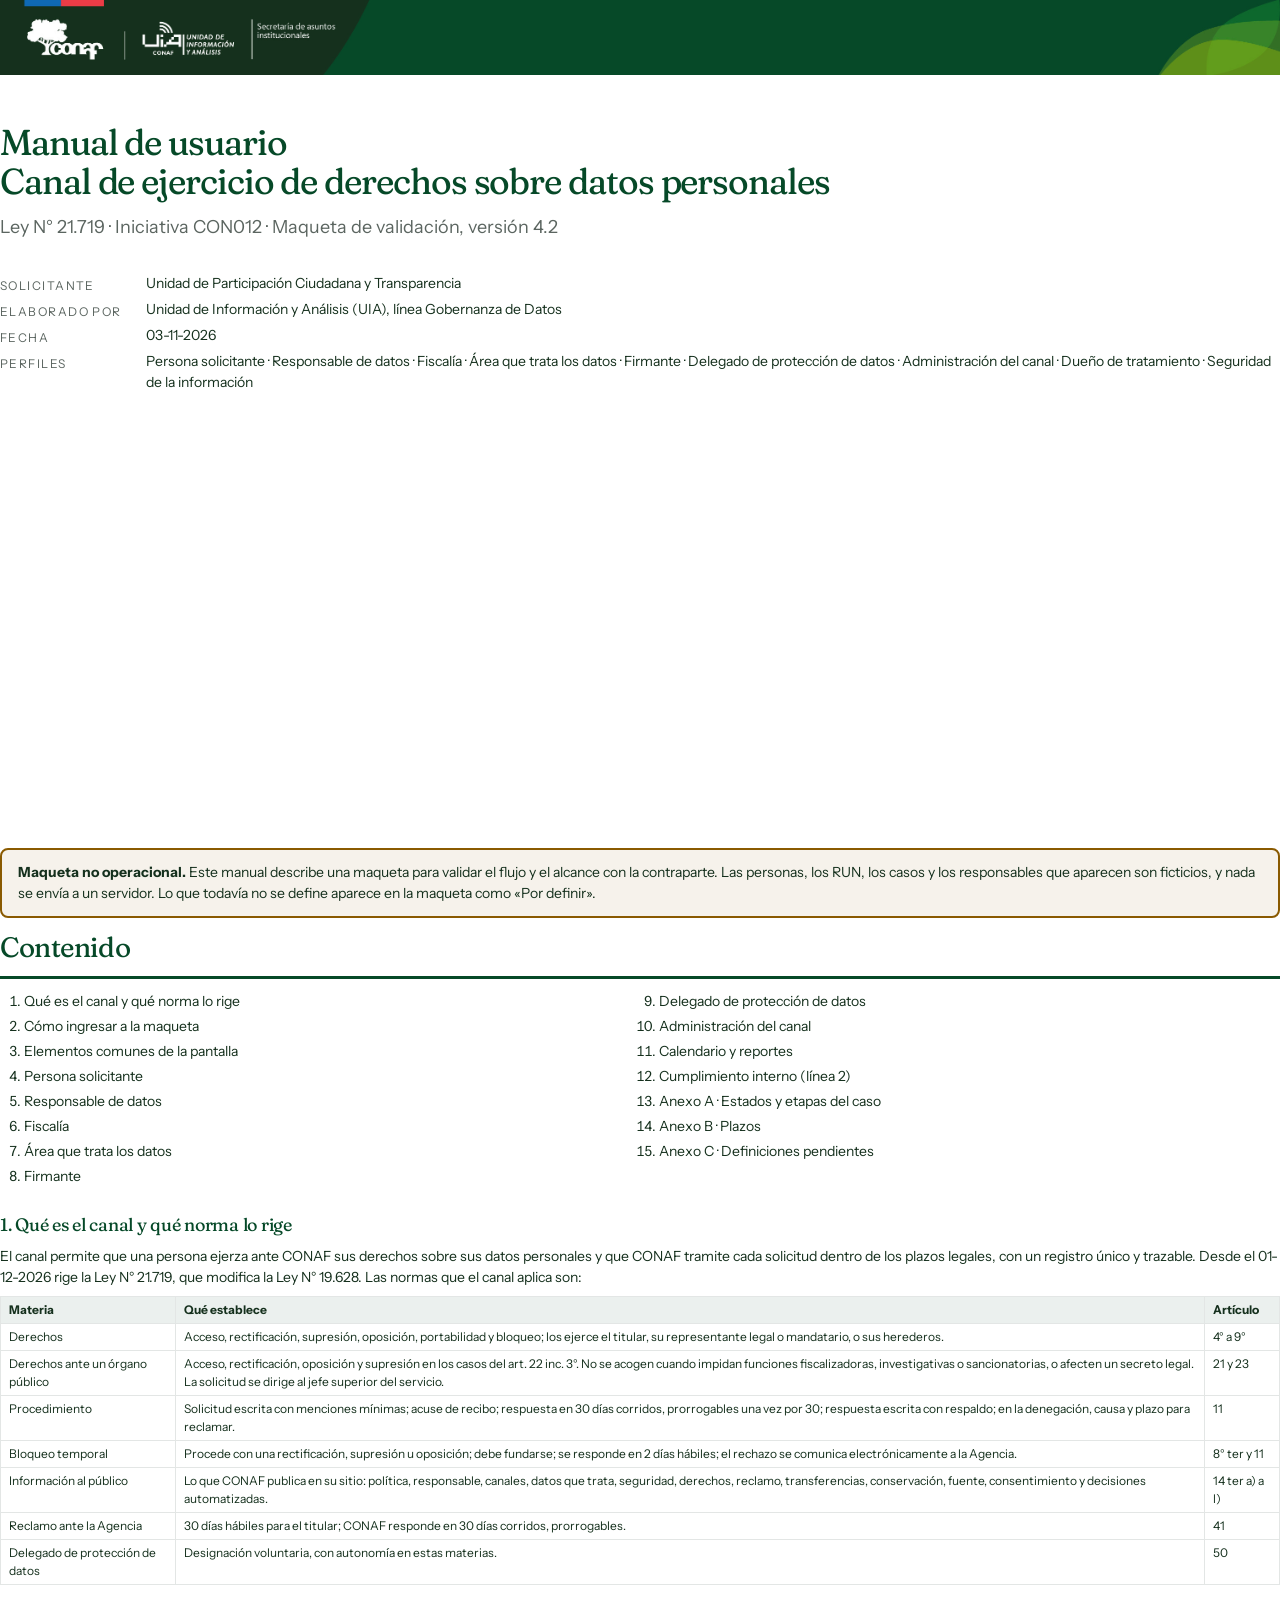
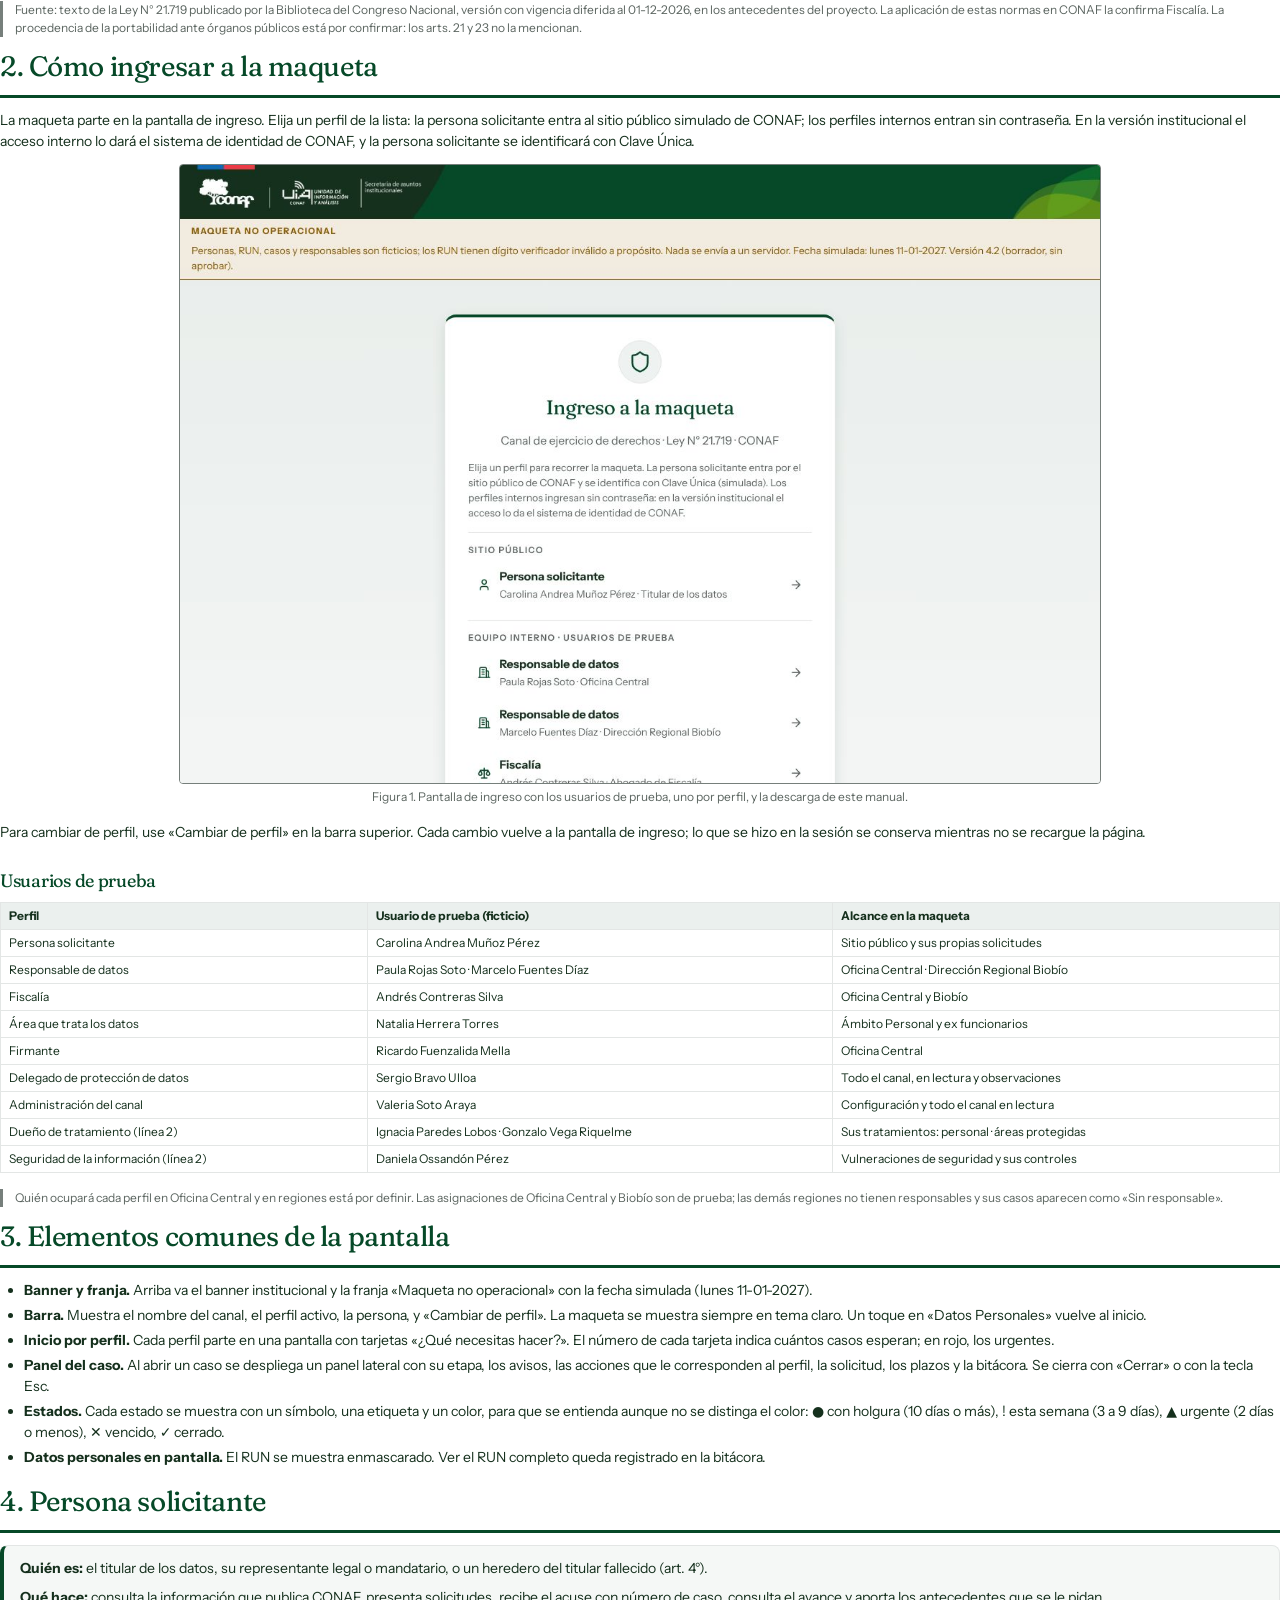
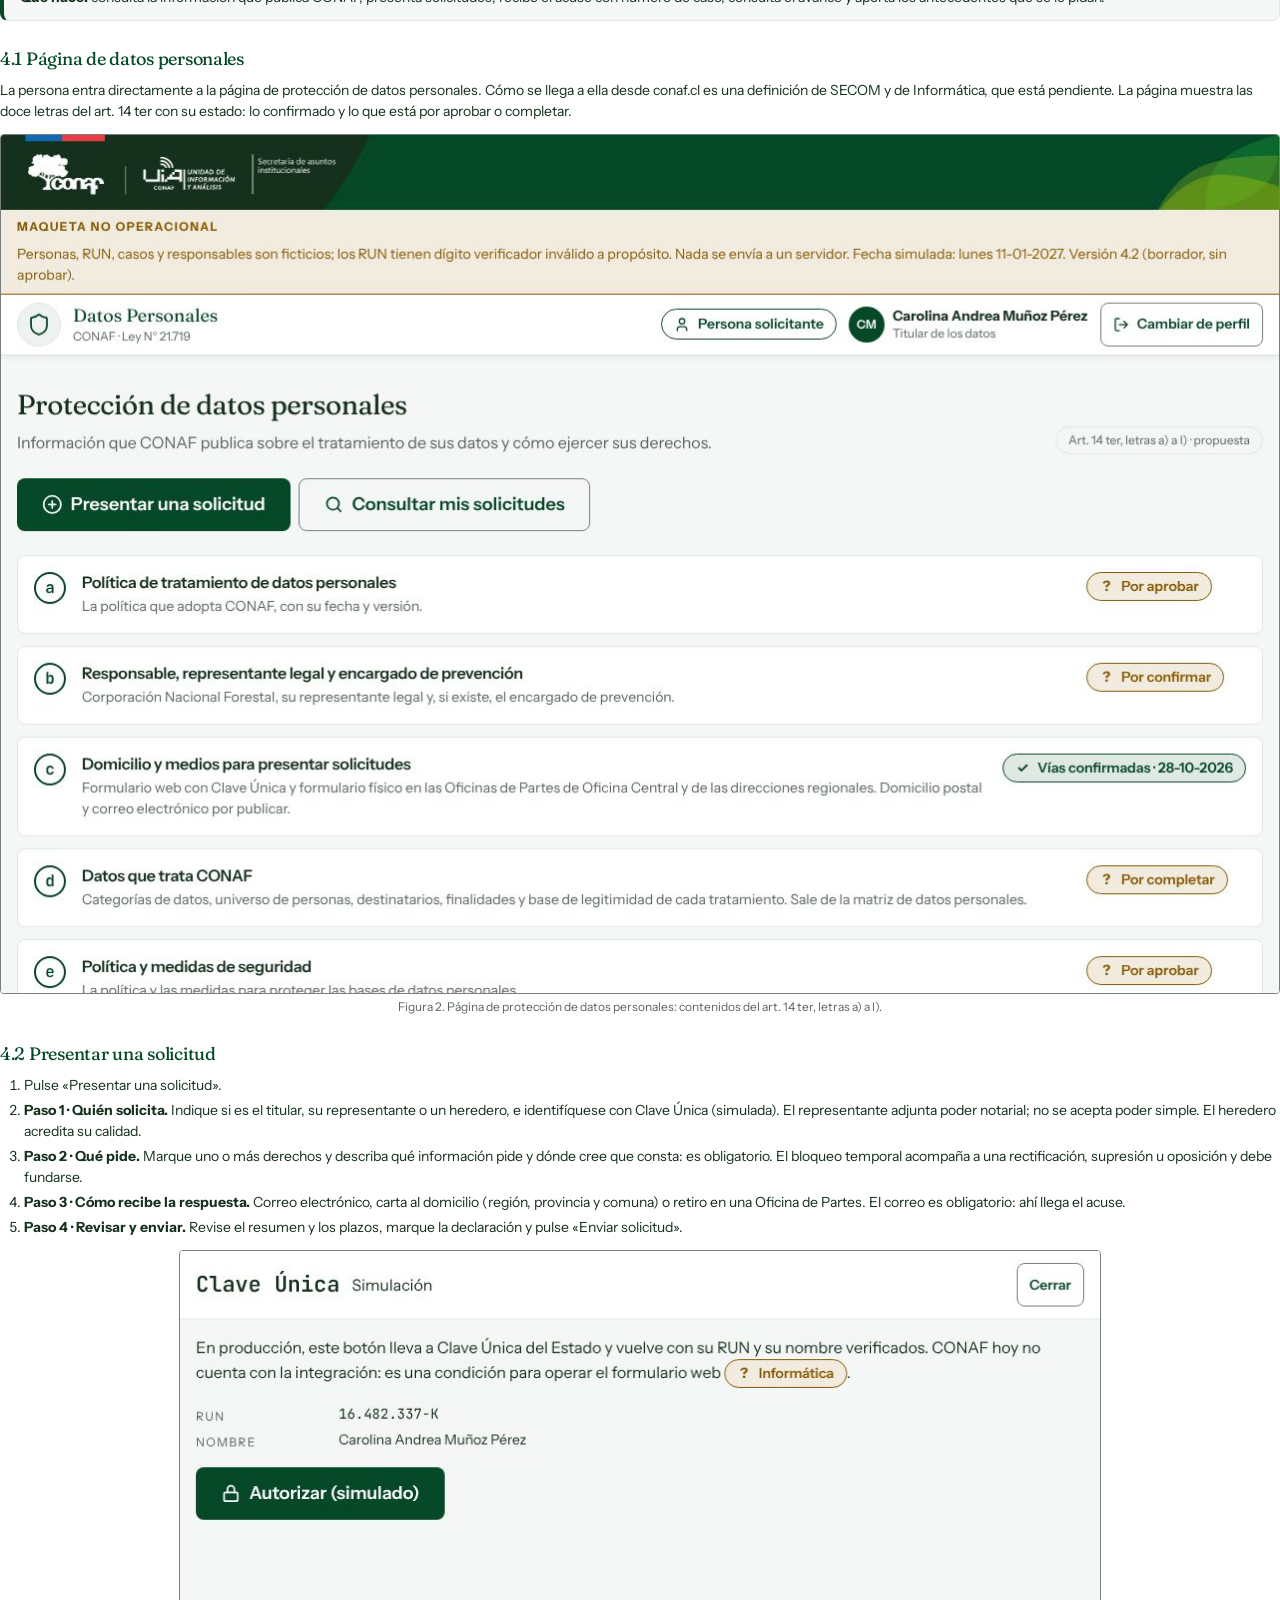
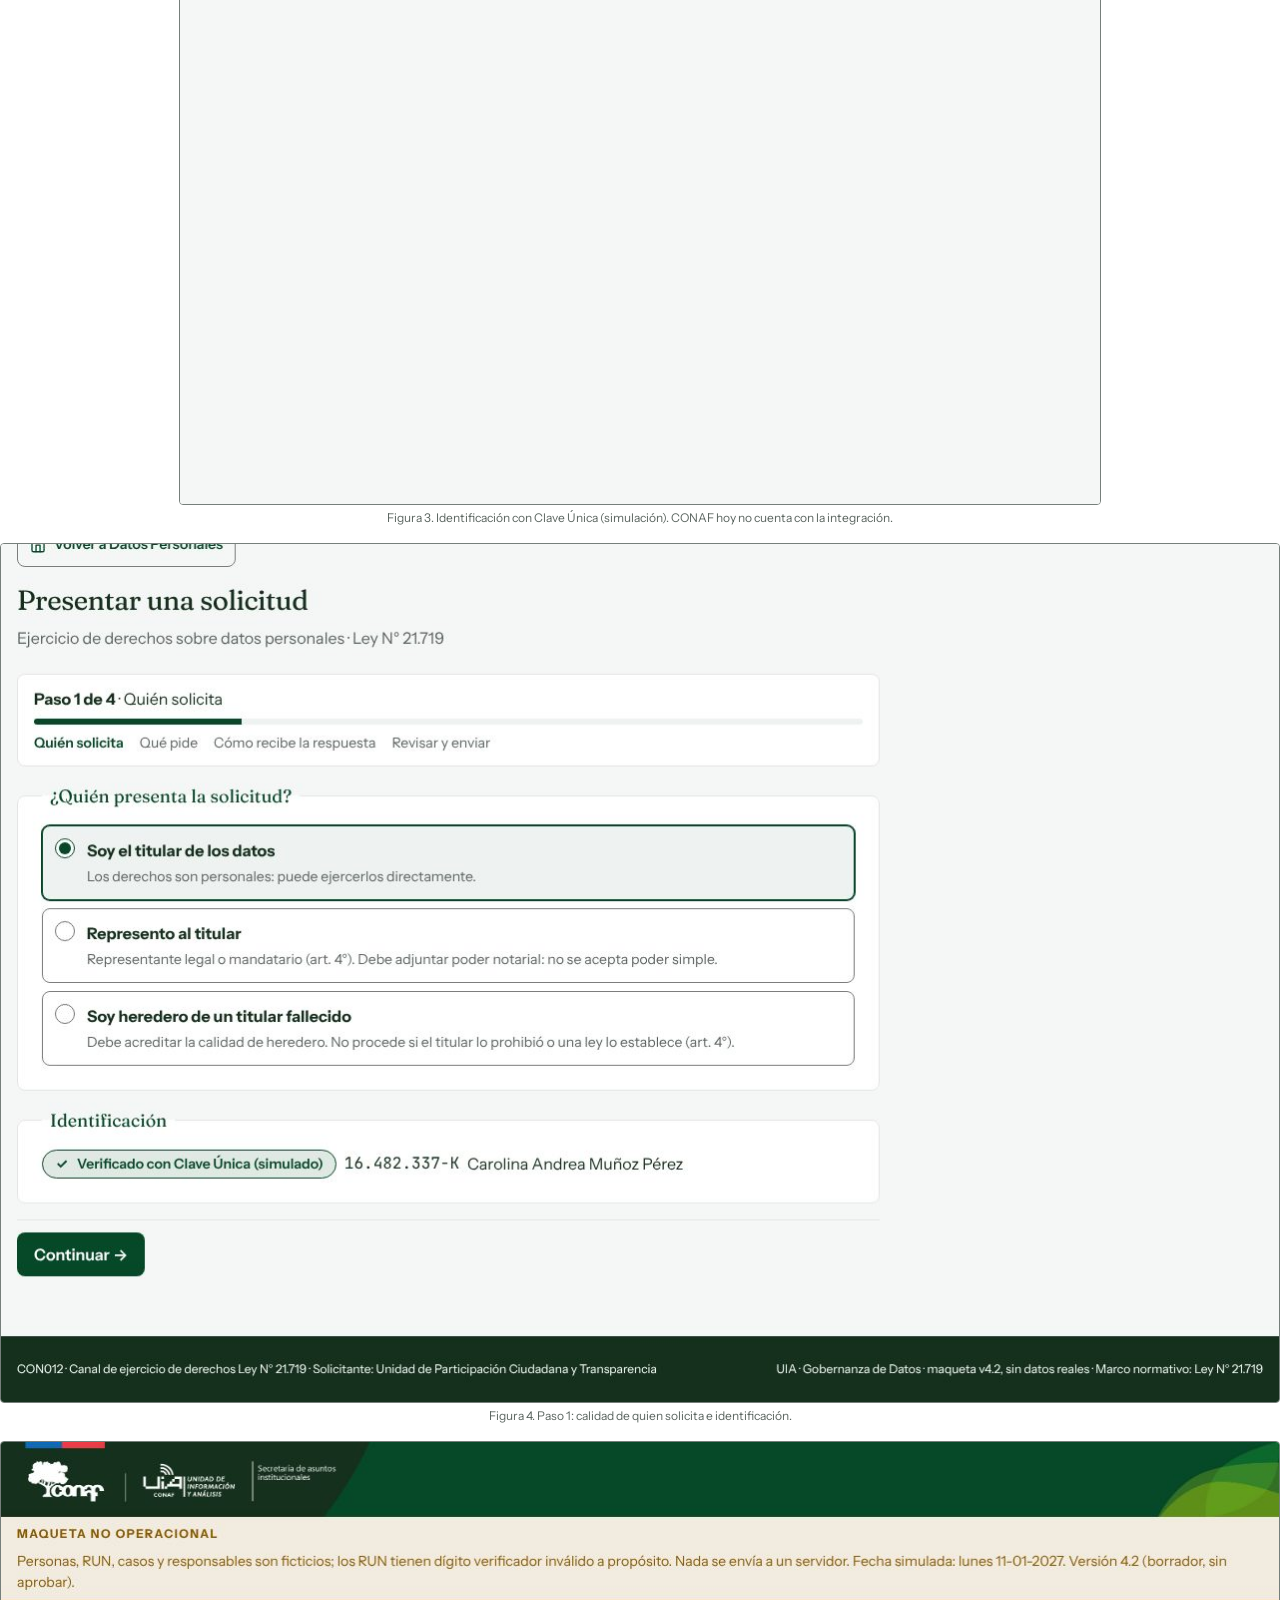
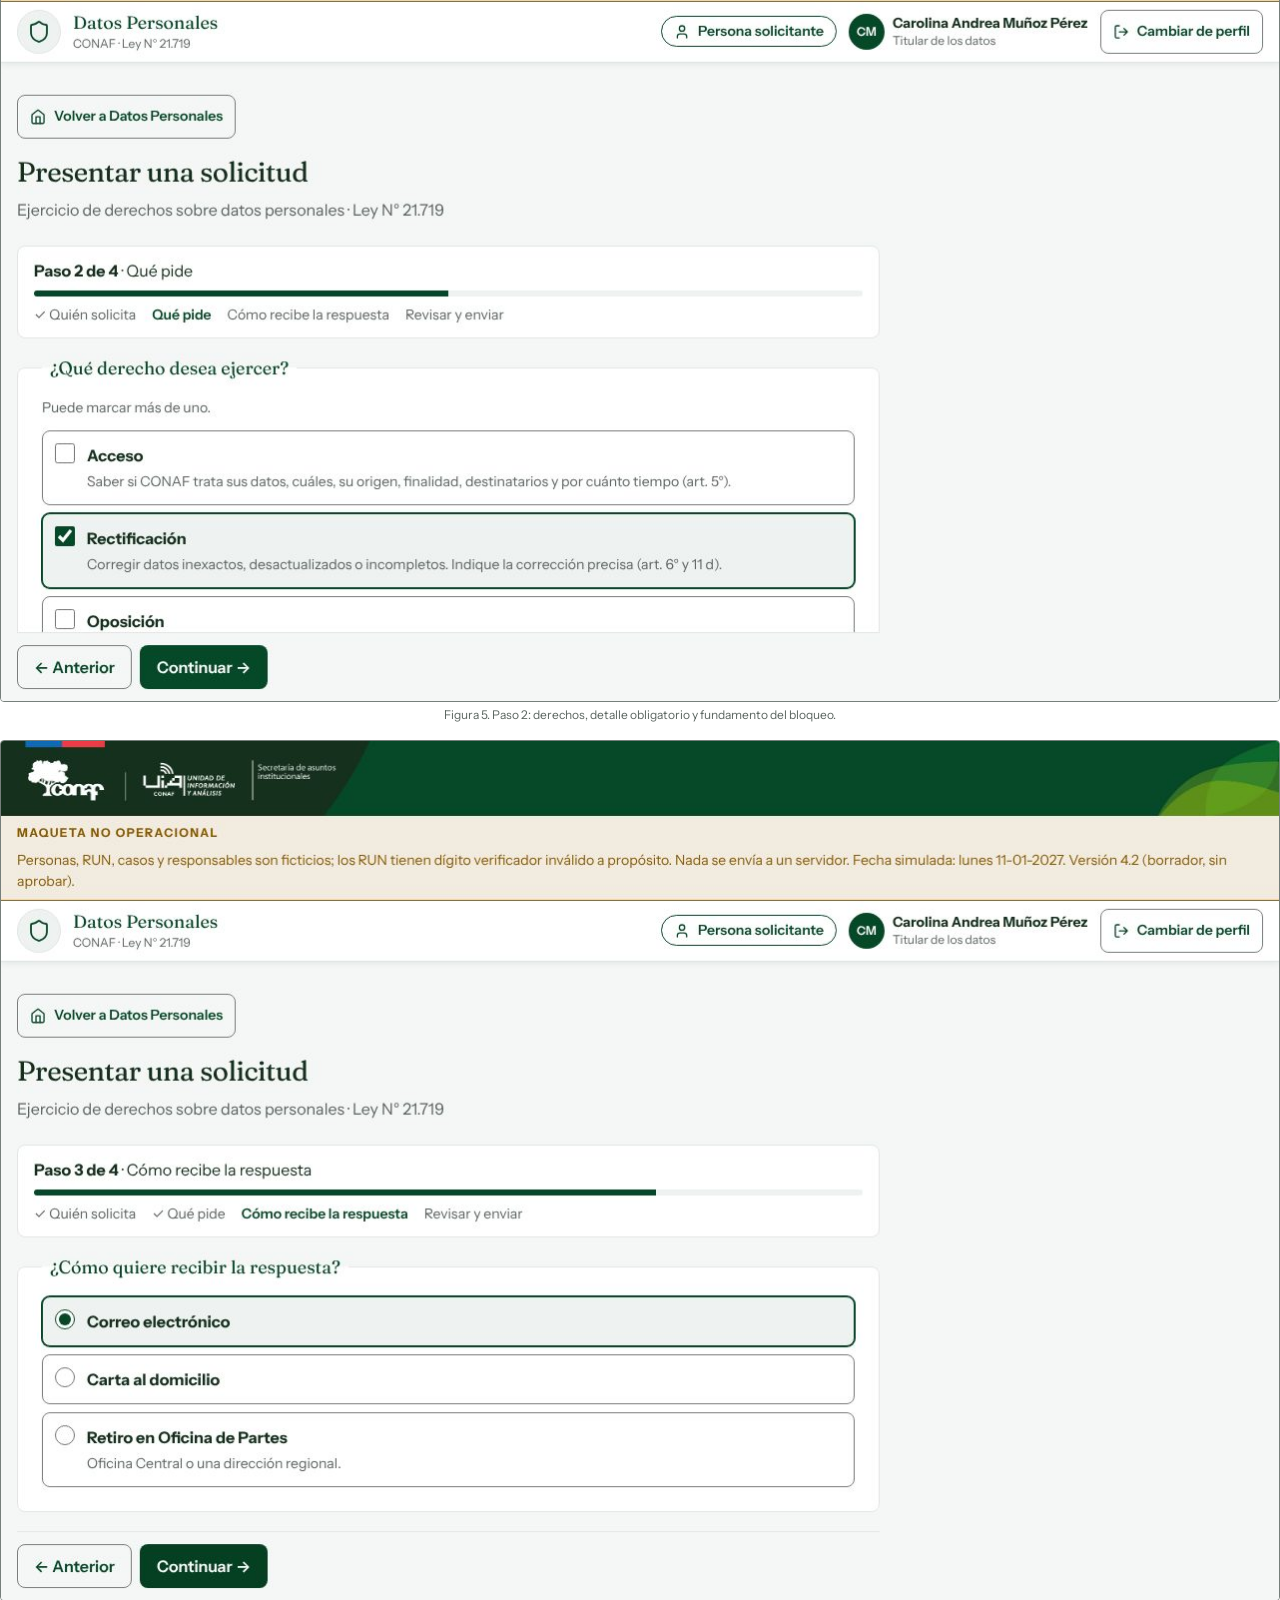
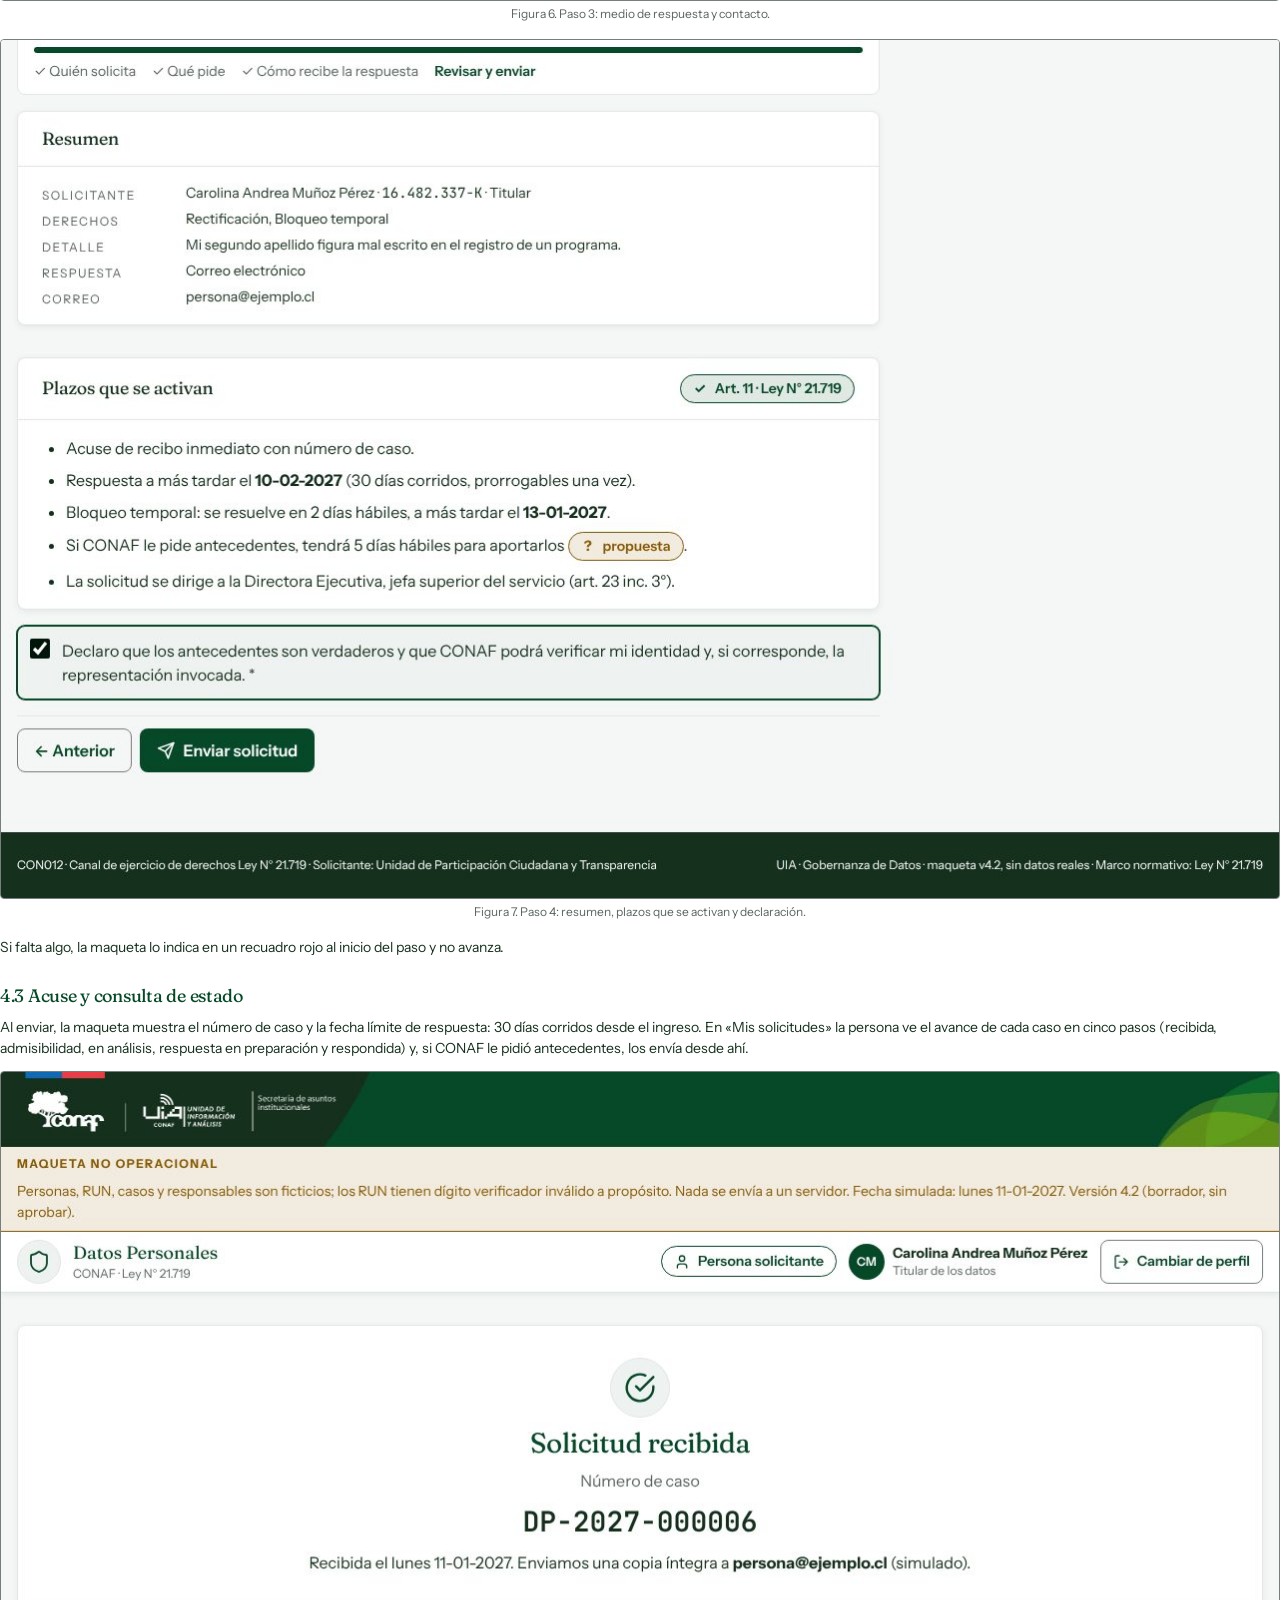
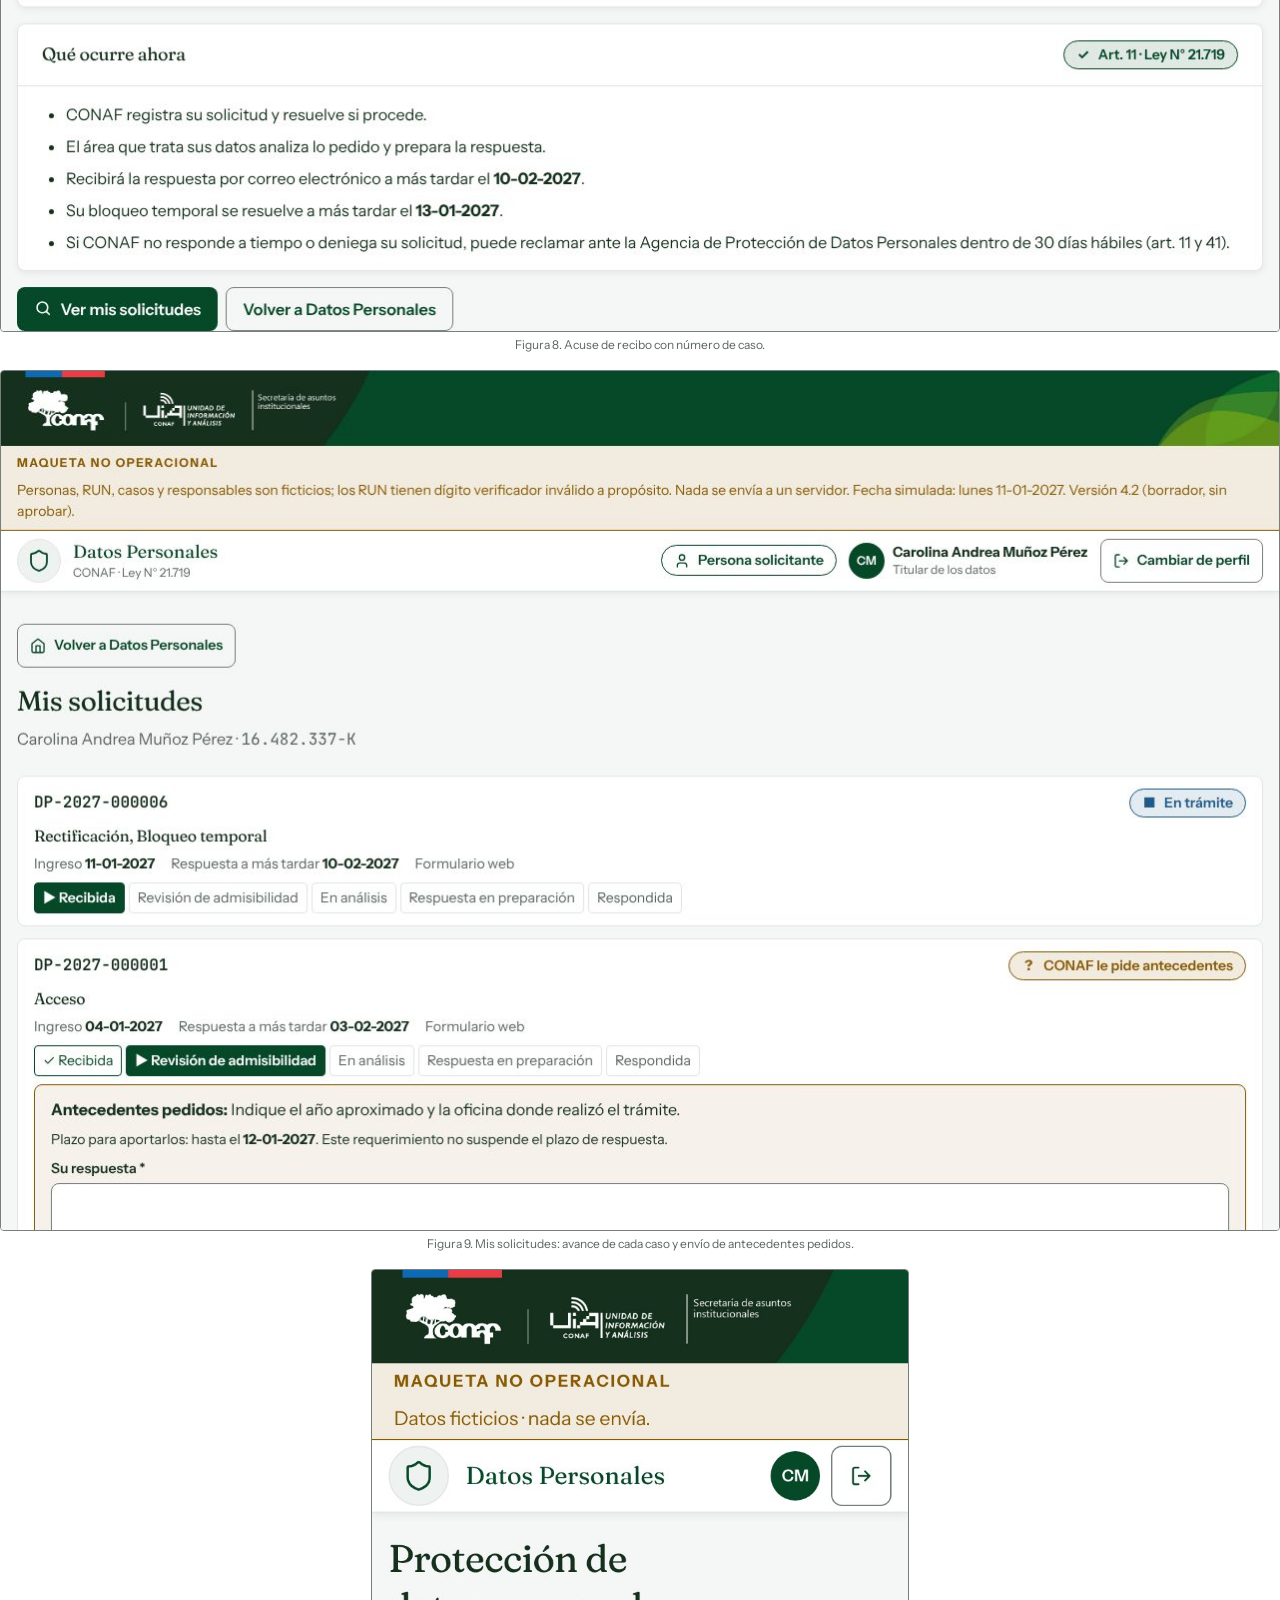
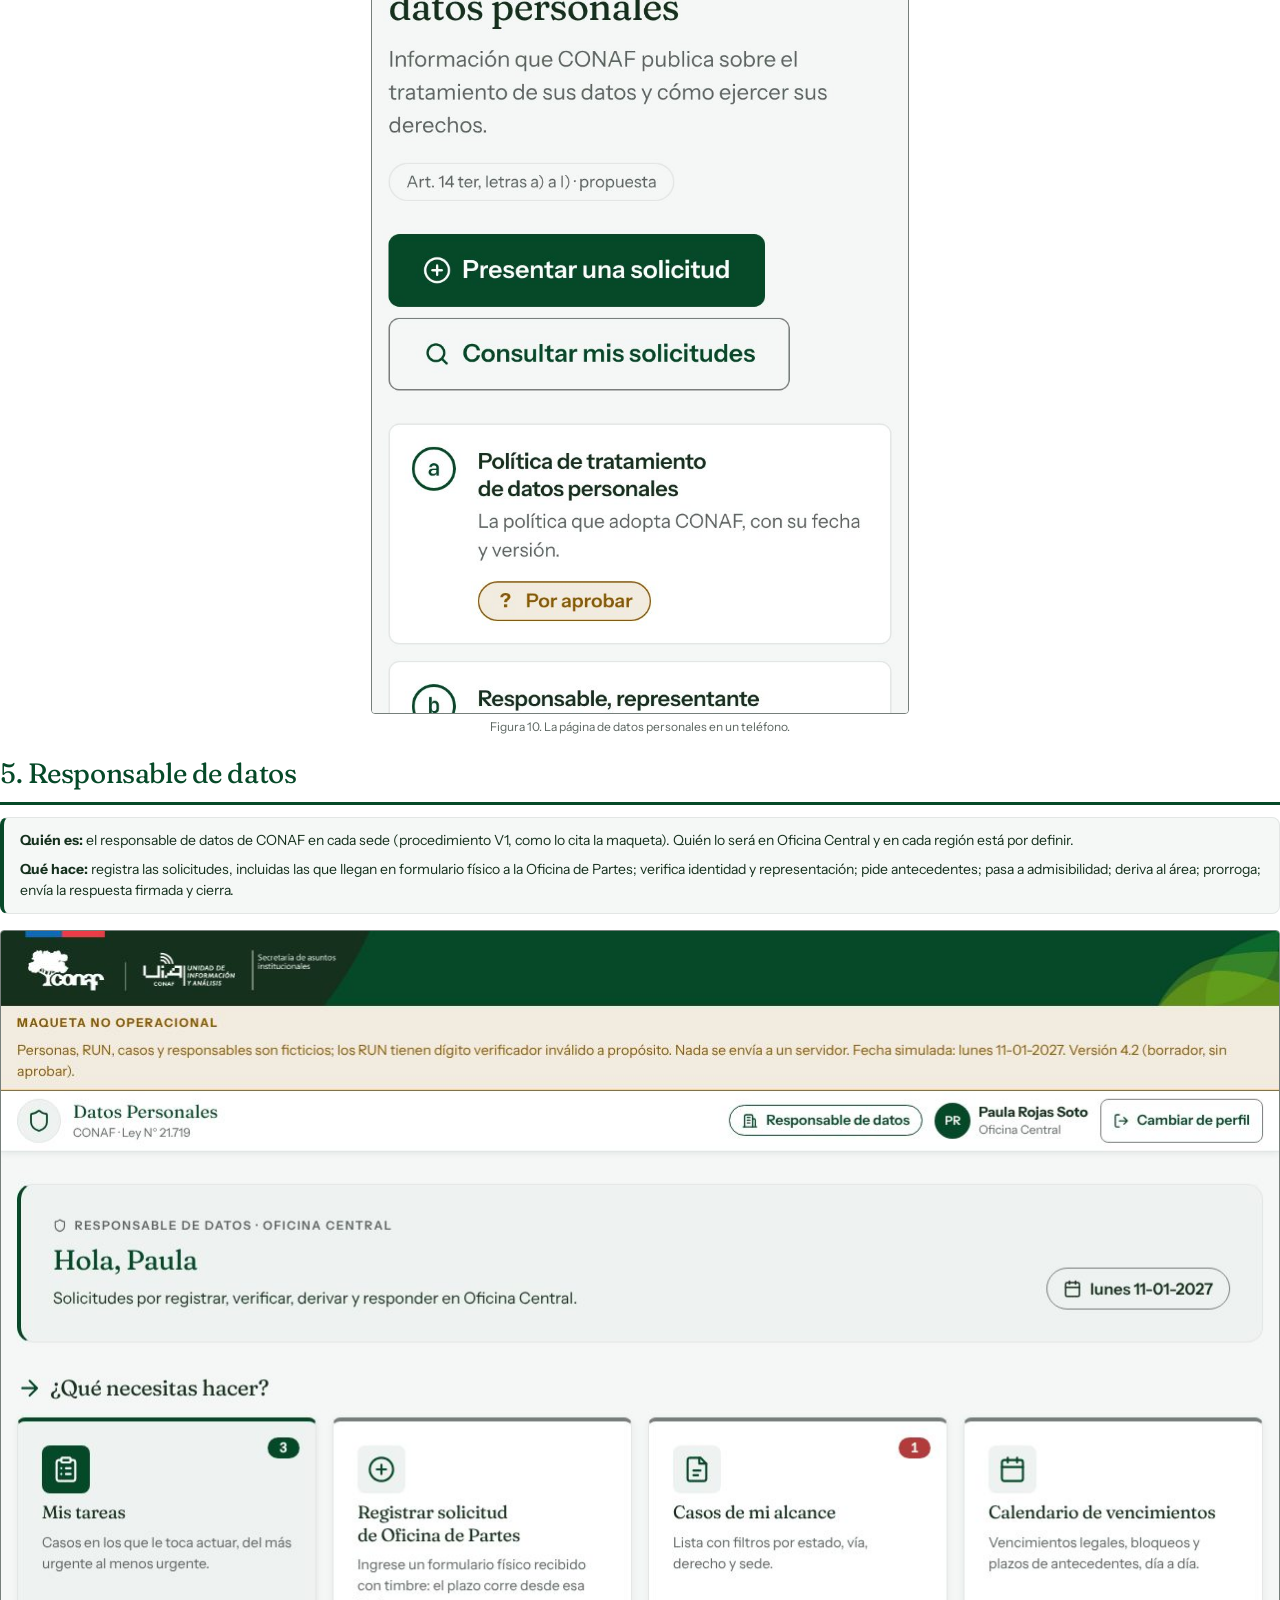
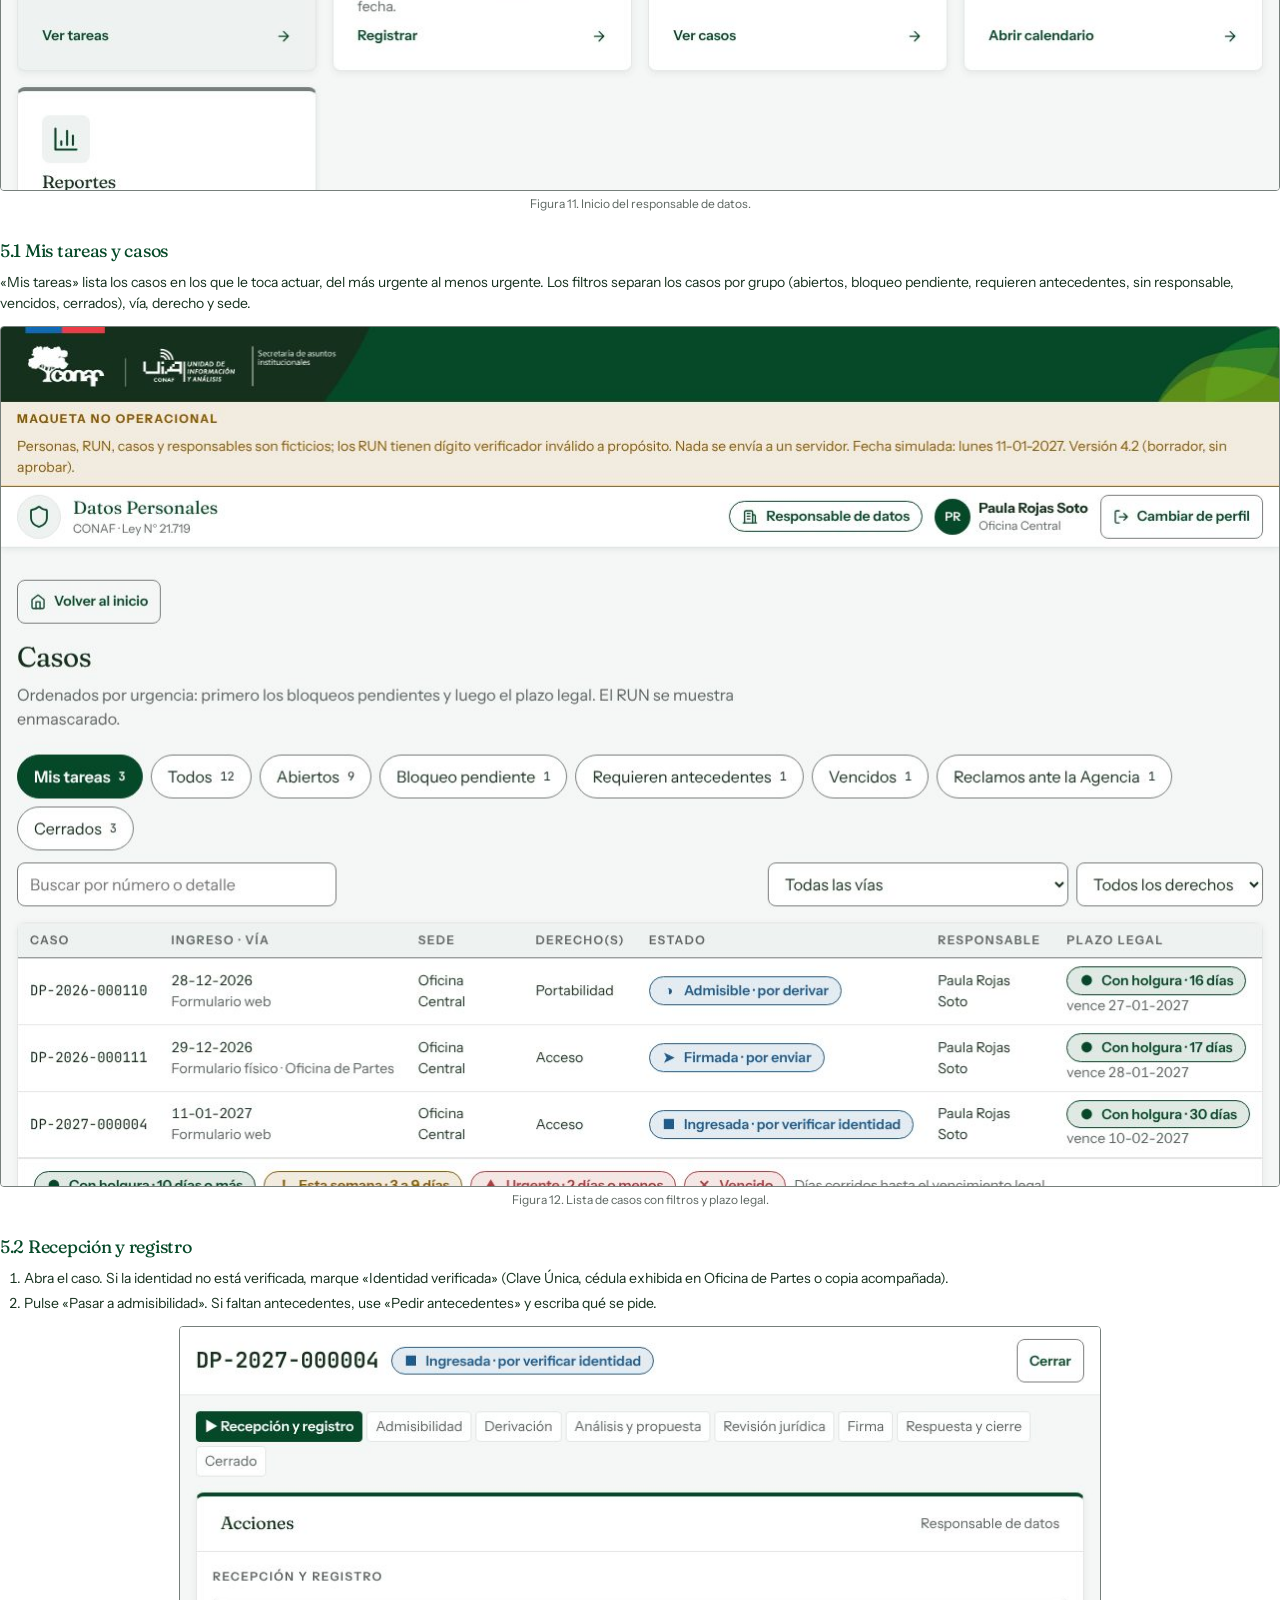
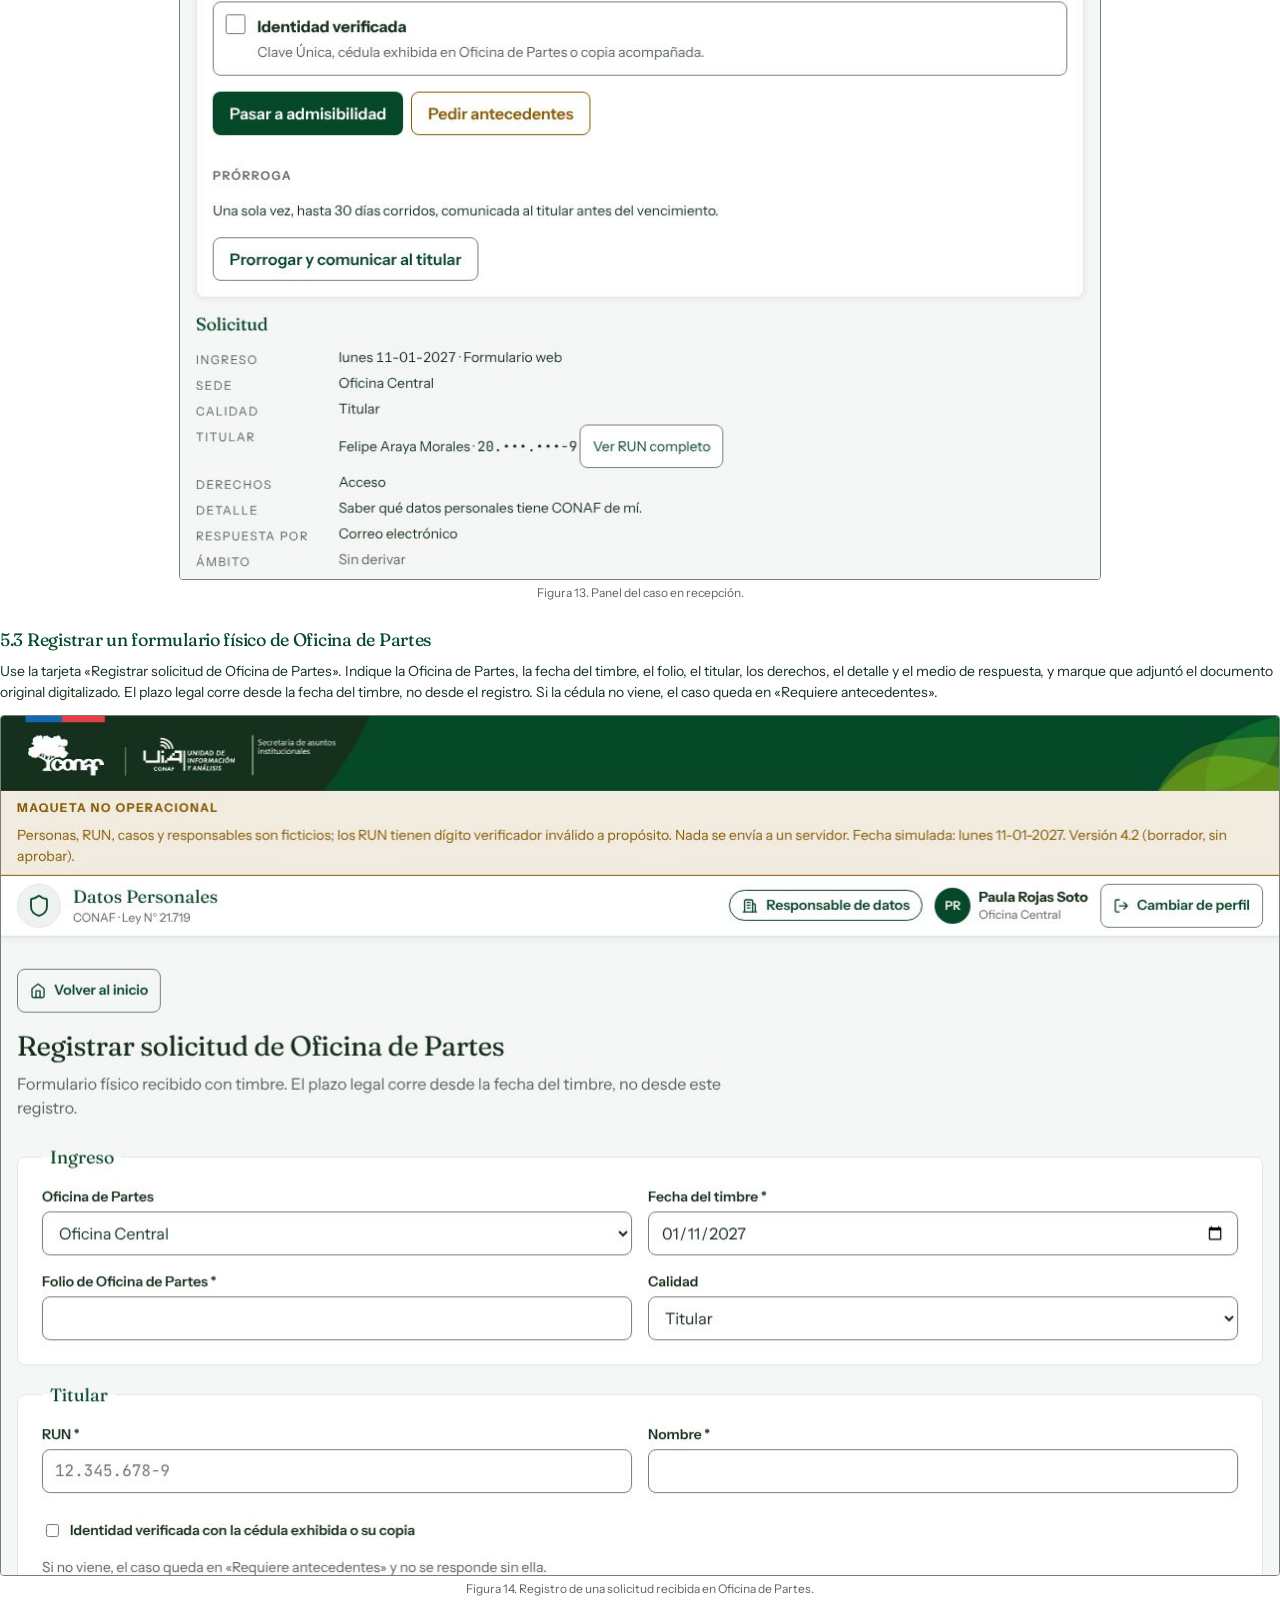
<file: manual/manual.html>
<!doctype html>
<html lang="es" data-theme="claro"><head><meta charset="utf-8"><meta name="viewport" content="width=device-width, initial-scale=1">
<title>Manual de usuario · Canal Ley N° 21.719 · CONAF</title>
<link rel="stylesheet" href="../css/fuentes.css">
<link rel="stylesheet" href="../css/semilla/tokens.css">
<link rel="stylesheet" href="../css/semilla/interfaz.css">
<link rel="stylesheet" href="../css/semilla/tipografia.css">
<link rel="stylesheet" href="../css/semilla/Estado.css">
<style>
  /* Manual: registro EDITORIAL del estándar. Sólo tokens. */
  @page { size: A4; margin: 18mm 16mm 20mm; }
  :root { color-scheme: light; }
  body { background: #fff; color: var(--texto); font-size: var(--f-s); line-height: var(--i-cuerpo); }
  .portada { min-height: 245mm; display: flex; flex-direction: column; justify-content: space-between; break-after: page; }
  .portada img { width: 100%; height: auto; display: block; }
  .portada h1 { font-size: var(--f-3xl); color: var(--verde-institucional); margin: var(--e-7) 0 var(--e-3); line-height: var(--i-apretado); letter-spacing: var(--tr-display); }
  .portada .sub { font-size: var(--f-l); color: var(--texto-tenue); max-width: var(--medida); }
  .portada dl { display: grid; grid-template-columns: max-content 1fr; gap: var(--e-1) var(--e-5); margin: var(--e-6) 0 0; }
  .portada dt { color: var(--texto-tenue); text-transform: uppercase; letter-spacing: var(--tr-versalita); font-size: var(--f-xs); padding-top: var(--e-1); }
  .portada dd { margin: 0; }
  .aviso { border: 2px solid var(--aviso); color: var(--texto); border-radius: var(--r-m); padding: var(--e-3) var(--e-4); background: color-mix(in srgb, var(--aviso) 8%, #fff); }
  h1, h2, h3 { color: var(--verde-institucional); }
  h2 { font-size: var(--f-2xl); margin: 0 0 var(--e-3); break-before: page; border-bottom: 3px solid var(--verde-institucional); padding-bottom: var(--e-2); }
  h2.sin-salto { break-before: auto; }
  h3 { font-size: var(--f-l); margin: var(--e-5) 0 var(--e-2); break-after: avoid; }
  p, li { max-width: 100%; }
  p { margin: 0 0 var(--e-2); }
  ol, ul { margin: 0 0 var(--e-3); padding-left: var(--e-5); }
  li { margin-bottom: var(--e-1); }
  figure { margin: var(--e-3) 0 var(--e-4); break-inside: avoid; }
  figure img { width: 100%; height: auto; border: 1px solid var(--borde-control); border-radius: var(--r-s); display: block; }
  figure.medio img { width: 72%; margin: 0 auto; }
  figure.tel img { width: 42%; margin: 0 auto; }
  figcaption { font-size: var(--f-xs); color: var(--texto-tenue); margin-top: var(--e-1); text-align: center; }
  table { border-collapse: collapse; width: 100%; margin: var(--e-2) 0 var(--e-4); font-size: var(--f-xs); break-inside: avoid; }
  th { text-align: left; background: color-mix(in srgb, var(--verde-institucional) 8%, #fff); color: var(--texto); padding: var(--e-1) var(--e-2); border: 1px solid var(--borde-sutil); }
  td { padding: var(--e-1) var(--e-2); border: 1px solid var(--borde-sutil); vertical-align: top; }
  .indice ol { columns: 2; }
  .ficha-perfil { border: 1px solid var(--borde-sutil); border-left: 4px solid var(--verde-institucional); border-radius: var(--r-m); padding: var(--e-3) var(--e-4); margin: 0 0 var(--e-4); background: color-mix(in srgb, var(--verde-institucional) 4%, #fff); }
  .ficha-perfil p:last-child { margin: 0; }
  .nota { font-size: var(--f-xs); color: var(--texto-tenue); border-left: 3px solid var(--borde-control); padding-left: var(--e-3); }
  code { font-size: .95em; }
</style>
</head>
<body>

<section class="portada">
  <div>
    <img src="../img/banner.jpg" alt="Banner institucional de CONAF · Secretaría de Asuntos Institucionales">
    <h1>Manual de usuario<br>Canal de ejercicio de derechos sobre datos personales</h1>
    <p class="sub">Ley N° 21.719 · Iniciativa CON012 · Maqueta de validación, versión 4.2</p>
    <dl>
      <dt>Solicitante</dt><dd>Unidad de Participación Ciudadana y Transparencia</dd>
      <dt>Elaborado por</dt><dd>Unidad de Información y Análisis (UIA), línea Gobernanza de Datos</dd>
      <dt>Fecha</dt><dd>03-11-2026</dd>
      <dt>Perfiles</dt><dd>Persona solicitante · Responsable de datos · Fiscalía · Área que trata los datos · Firmante · Delegado de protección de datos · Administración del canal · Dueño de tratamiento · Seguridad de la información</dd>
    </dl>
  </div>
  <p class="aviso"><b>Maqueta no operacional.</b> Este manual describe una maqueta para validar el flujo y el alcance con la contraparte. Las personas, los RUN, los casos y los responsables que aparecen son ficticios, y nada se envía a un servidor. Lo que todavía no se define aparece en la maqueta como «Por definir».</p>
</section>

<h2 class="sin-salto">Contenido</h2>
<div class="indice"><ol>
  <li>Qué es el canal y qué norma lo rige</li>
  <li>Cómo ingresar a la maqueta</li>
  <li>Elementos comunes de la pantalla</li>
  <li>Persona solicitante</li>
  <li>Responsable de datos</li>
  <li>Fiscalía</li>
  <li>Área que trata los datos</li>
  <li>Firmante</li>
  <li>Delegado de protección de datos</li>
  <li>Administración del canal</li>
  <li>Calendario y reportes</li>
  <li>Cumplimiento interno (línea 2)</li>
  <li>Anexo A · Estados y etapas del caso</li>
  <li>Anexo B · Plazos</li>
  <li>Anexo C · Definiciones pendientes</li>
</ol></div>

<h3>1. Qué es el canal y qué norma lo rige</h3>
<p>El canal permite que una persona ejerza ante CONAF sus derechos sobre sus datos personales y que CONAF tramite cada solicitud dentro de los plazos legales, con un registro único y trazable. Desde el 01-12-2026 rige la Ley N° 21.719, que modifica la Ley N° 19.628. Las normas que el canal aplica son:</p>
<table>
  <tr><th>Materia</th><th>Qué establece</th><th>Artículo</th></tr>
  <tr><td>Derechos</td><td>Acceso, rectificación, supresión, oposición, portabilidad y bloqueo; los ejerce el titular, su representante legal o mandatario, o sus herederos.</td><td>4° a 9°</td></tr>
  <tr><td>Derechos ante un órgano público</td><td>Acceso, rectificación, oposición y supresión en los casos del art. 22 inc. 3°. No se acogen cuando impidan funciones fiscalizadoras, investigativas o sancionatorias, o afecten un secreto legal. La solicitud se dirige al jefe superior del servicio.</td><td>21 y 23</td></tr>
  <tr><td>Procedimiento</td><td>Solicitud escrita con menciones mínimas; acuse de recibo; respuesta en 30 días corridos, prorrogables una vez por 30; respuesta escrita con respaldo; en la denegación, causa y plazo para reclamar.</td><td>11</td></tr>
  <tr><td>Bloqueo temporal</td><td>Procede con una rectificación, supresión u oposición; debe fundarse; se responde en 2 días hábiles; el rechazo se comunica electrónicamente a la Agencia.</td><td>8° ter y 11</td></tr>
  <tr><td>Información al público</td><td>Lo que CONAF publica en su sitio: política, responsable, canales, datos que trata, seguridad, derechos, reclamo, transferencias, conservación, fuente, consentimiento y decisiones automatizadas.</td><td>14 ter a) a l)</td></tr>
  <tr><td>Reclamo ante la Agencia</td><td>30 días hábiles para el titular; CONAF responde en 30 días corridos, prorrogables.</td><td>41</td></tr>
  <tr><td>Delegado de protección de datos</td><td>Designación voluntaria, con autonomía en estas materias.</td><td>50</td></tr>
</table>
<p class="nota">Fuente: texto de la Ley N° 21.719 publicado por la Biblioteca del Congreso Nacional, versión con vigencia diferida al 01-12-2026, en los antecedentes del proyecto. La aplicación de estas normas en CONAF la confirma Fiscalía. La procedencia de la portabilidad ante órganos públicos está por confirmar: los arts. 21 y 23 no la mencionan.</p>

<h2>2. Cómo ingresar a la maqueta</h2>
<p>La maqueta parte en la pantalla de ingreso. Elija un perfil de la lista: la persona solicitante entra al sitio público simulado de CONAF; los perfiles internos entran sin contraseña. En la versión institucional el acceso interno lo dará el sistema de identidad de CONAF, y la persona solicitante se identificará con Clave Única.</p>
<figure class="medio"><img src="img/00-ingreso.jpg" alt=""><figcaption>Figura 1. Pantalla de ingreso con los usuarios de prueba, uno por perfil, y la descarga de este manual.</figcaption></figure>
<p>Para cambiar de perfil, use «Cambiar de perfil» en la barra superior. Cada cambio vuelve a la pantalla de ingreso; lo que se hizo en la sesión se conserva mientras no se recargue la página.</p>

<h3>Usuarios de prueba</h3>
<table>
  <tr><th>Perfil</th><th>Usuario de prueba (ficticio)</th><th>Alcance en la maqueta</th></tr>
  <tr><td>Persona solicitante</td><td>Carolina Andrea Muñoz Pérez</td><td>Sitio público y sus propias solicitudes</td></tr>
  <tr><td>Responsable de datos</td><td>Paula Rojas Soto · Marcelo Fuentes Díaz</td><td>Oficina Central · Dirección Regional Biobío</td></tr>
  <tr><td>Fiscalía</td><td>Andrés Contreras Silva</td><td>Oficina Central y Biobío</td></tr>
  <tr><td>Área que trata los datos</td><td>Natalia Herrera Torres</td><td>Ámbito Personal y ex funcionarios</td></tr>
  <tr><td>Firmante</td><td>Ricardo Fuenzalida Mella</td><td>Oficina Central</td></tr>
  <tr><td>Delegado de protección de datos</td><td>Sergio Bravo Ulloa</td><td>Todo el canal, en lectura y observaciones</td></tr>
  <tr><td>Administración del canal</td><td>Valeria Soto Araya</td><td>Configuración y todo el canal en lectura</td></tr>
  <tr><td>Dueño de tratamiento (línea 2)</td><td>Ignacia Paredes Lobos · Gonzalo Vega Riquelme</td><td>Sus tratamientos: personal · áreas protegidas</td></tr>
  <tr><td>Seguridad de la información (línea 2)</td><td>Daniela Ossandón Pérez</td><td>Vulneraciones de seguridad y sus controles</td></tr>
</table>
<p class="nota">Quién ocupará cada perfil en Oficina Central y en regiones está por definir. Las asignaciones de Oficina Central y Biobío son de prueba; las demás regiones no tienen responsables y sus casos aparecen como «Sin responsable».</p>

<h2>3. Elementos comunes de la pantalla</h2>
<ul>
  <li><b>Banner y franja.</b> Arriba va el banner institucional y la franja «Maqueta no operacional» con la fecha simulada (lunes 11-01-2027).</li>
  <li><b>Barra.</b> Muestra el nombre del canal, el perfil activo, la persona, y «Cambiar de perfil». La maqueta se muestra siempre en tema claro. Un toque en «Datos Personales» vuelve al inicio.</li>
  <li><b>Inicio por perfil.</b> Cada perfil parte en una pantalla con tarjetas «¿Qué necesitas hacer?». El número de cada tarjeta indica cuántos casos esperan; en rojo, los urgentes.</li>
  <li><b>Panel del caso.</b> Al abrir un caso se despliega un panel lateral con su etapa, los avisos, las acciones que le corresponden al perfil, la solicitud, los plazos y la bitácora. Se cierra con «Cerrar» o con la tecla Esc.</li>
  <li><b>Estados.</b> Cada estado se muestra con un símbolo, una etiqueta y un color, para que se entienda aunque no se distinga el color: ● con holgura (10 días o más), ! esta semana (3 a 9 días), ▲ urgente (2 días o menos), ✕ vencido, ✓ cerrado.</li>
  <li><b>Datos personales en pantalla.</b> El RUN se muestra enmascarado. Ver el RUN completo queda registrado en la bitácora.</li>
</ul>

<h2>4. Persona solicitante</h2>
<div class="ficha-perfil"><p><b>Quién es:</b> el titular de los datos, su representante legal o mandatario, o un heredero del titular fallecido (art. 4°).</p><p><b>Qué hace:</b> consulta la información que publica CONAF, presenta solicitudes, recibe el acuse con número de caso, consulta el avance y aporta los antecedentes que se le pidan.</p></div>
<h3>4.1 Página de datos personales</h3>
<p>La persona entra directamente a la página de protección de datos personales. Cómo se llega a ella desde conaf.cl es una definición de SECOM y de Informática, que está pendiente. La página muestra las doce letras del art. 14 ter con su estado: lo confirmado y lo que está por aprobar o completar.</p>
<figure><img src="img/02-pagina.jpg" alt=""><figcaption>Figura 2. Página de protección de datos personales: contenidos del art. 14 ter, letras a) a l).</figcaption></figure>
<h3>4.2 Presentar una solicitud</h3>
<ol>
  <li>Pulse «Presentar una solicitud».</li>
  <li><b>Paso 1 · Quién solicita.</b> Indique si es el titular, su representante o un heredero, e identifíquese con Clave Única (simulada). El representante adjunta poder notarial; no se acepta poder simple. El heredero acredita su calidad.</li>
  <li><b>Paso 2 · Qué pide.</b> Marque uno o más derechos y describa qué información pide y dónde cree que consta: es obligatorio. El bloqueo temporal acompaña a una rectificación, supresión u oposición y debe fundarse.</li>
  <li><b>Paso 3 · Cómo recibe la respuesta.</b> Correo electrónico, carta al domicilio (región, provincia y comuna) o retiro en una Oficina de Partes. El correo es obligatorio: ahí llega el acuse.</li>
  <li><b>Paso 4 · Revisar y enviar.</b> Revise el resumen y los plazos, marque la declaración y pulse «Enviar solicitud».</li>
</ol>
<figure class="medio"><img src="img/03-clave-unica.jpg" alt=""><figcaption>Figura 3. Identificación con Clave Única (simulación). CONAF hoy no cuenta con la integración.</figcaption></figure>
<figure><img src="img/04-paso1.jpg" alt=""><figcaption>Figura 4. Paso 1: calidad de quien solicita e identificación.</figcaption></figure>
<figure><img src="img/05-paso2.jpg" alt=""><figcaption>Figura 5. Paso 2: derechos, detalle obligatorio y fundamento del bloqueo.</figcaption></figure>
<figure><img src="img/06-paso3.jpg" alt=""><figcaption>Figura 6. Paso 3: medio de respuesta y contacto.</figcaption></figure>
<figure><img src="img/07-paso4.jpg" alt=""><figcaption>Figura 7. Paso 4: resumen, plazos que se activan y declaración.</figcaption></figure>
<p>Si falta algo, la maqueta lo indica en un recuadro rojo al inicio del paso y no avanza.</p>
<h3>4.3 Acuse y consulta de estado</h3>
<p>Al enviar, la maqueta muestra el número de caso y la fecha límite de respuesta: 30 días corridos desde el ingreso. En «Mis solicitudes» la persona ve el avance de cada caso en cinco pasos (recibida, admisibilidad, en análisis, respuesta en preparación y respondida) y, si CONAF le pidió antecedentes, los envía desde ahí.</p>
<figure><img src="img/08-acuse.jpg" alt=""><figcaption>Figura 8. Acuse de recibo con número de caso.</figcaption></figure>
<figure><img src="img/09-mis.jpg" alt=""><figcaption>Figura 9. Mis solicitudes: avance de cada caso y envío de antecedentes pedidos.</figcaption></figure>
<figure class="tel"><img src="img/80-telefono-pagina.jpg" alt=""><figcaption>Figura 10. La página de datos personales en un teléfono.</figcaption></figure>

<h2>5. Responsable de datos</h2>
<div class="ficha-perfil"><p><b>Quién es:</b> el responsable de datos de CONAF en cada sede (procedimiento V1, como lo cita la maqueta). Quién lo será en Oficina Central y en cada región está por definir.</p><p><b>Qué hace:</b> registra las solicitudes, incluidas las que llegan en formulario físico a la Oficina de Partes; verifica identidad y representación; pide antecedentes; pasa a admisibilidad; deriva al área; prorroga; envía la respuesta firmada y cierra.</p></div>
<figure><img src="img/10-inicio-responsable.jpg" alt=""><figcaption>Figura 11. Inicio del responsable de datos.</figcaption></figure>
<h3>5.1 Mis tareas y casos</h3>
<p>«Mis tareas» lista los casos en los que le toca actuar, del más urgente al menos urgente. Los filtros separan los casos por grupo (abiertos, bloqueo pendiente, requieren antecedentes, sin responsable, vencidos, cerrados), vía, derecho y sede.</p>
<figure><img src="img/11-casos.jpg" alt=""><figcaption>Figura 12. Lista de casos con filtros y plazo legal.</figcaption></figure>
<h3>5.2 Recepción y registro</h3>
<ol>
  <li>Abra el caso. Si la identidad no está verificada, marque «Identidad verificada» (Clave Única, cédula exhibida en Oficina de Partes o copia acompañada).</li>
  <li>Pulse «Pasar a admisibilidad». Si faltan antecedentes, use «Pedir antecedentes» y escriba qué se pide.</li>
</ol>
<figure class="medio"><img src="img/12-caso-recepcion.jpg" alt=""><figcaption>Figura 13. Panel del caso en recepción.</figcaption></figure>
<h3>5.3 Registrar un formulario físico de Oficina de Partes</h3>
<p>Use la tarjeta «Registrar solicitud de Oficina de Partes». Indique la Oficina de Partes, la fecha del timbre, el folio, el titular, los derechos, el detalle y el medio de respuesta, y marque que adjuntó el documento original digitalizado. El plazo legal corre desde la fecha del timbre, no desde el registro. Si la cédula no viene, el caso queda en «Requiere antecedentes».</p>
<figure><img src="img/15-registrar.jpg" alt=""><figcaption>Figura 14. Registro de una solicitud recibida en Oficina de Partes.</figcaption></figure>
<h3>5.4 Derivar, prorrogar y responder</h3>
<ul>
  <li><b>Derivar:</b> elija el ámbito que trata los datos y pulse «Derivar». Los ámbitos de la maqueta son de ejemplo hasta cargar la matriz de datos personales.</li>
  <li><b>Prorrogar:</b> una sola vez, hasta 30 días corridos, comunicando al titular antes del vencimiento. Si el plazo ya venció, la maqueta no lo permite.</li>
  <li><b>Responder y cerrar:</b> con la respuesta firmada, pulse «Enviar la respuesta y cerrar». Si se acogió una rectificación, supresión u oposición, indique si se comunicaron los cambios a quienes se cedieron los datos (art. 6° y 11).</li>
</ul>
<figure class="medio"><img src="img/13-caso-derivacion.jpg" alt=""><figcaption>Figura 15. Derivación al área que trata los datos.</figcaption></figure>
<figure class="medio"><img src="img/14-caso-respuesta.jpg" alt=""><figcaption>Figura 16. Envío de la respuesta firmada y cierre.</figcaption></figure>

<h2>6. Fiscalía</h2>
<div class="ficha-perfil"><p><b>Quién es:</b> el abogado o abogada que designe Fiscalía. Según la reunión del 08-09-2026, Fiscalía resuelve en primera instancia si la solicitud procede.</p><p><b>Qué hace:</b> resuelve la admisibilidad y el bloqueo temporal, revisa jurídicamente la propuesta de respuesta y responde los reclamos que notifique la Agencia.</p></div>
<figure><img src="img/20-inicio-fiscalia.jpg" alt=""><figcaption>Figura 17. Inicio de Fiscalía.</figcaption></figure>
<h3>6.1 Bloqueo temporal</h3>
<p>Los bloqueos pendientes aparecen primero. Se resuelven en 2 días hábiles desde la recepción. Para rechazar, el fundamento es obligatorio, y la maqueta registra la comunicación electrónica del rechazo a la Agencia (art. 11).</p>
<figure class="medio"><img src="img/21-caso-bloqueo.jpg" alt=""><figcaption>Figura 18. Resolución de un bloqueo temporal.</figcaption></figure>
<h3>6.2 Admisibilidad</h3>
<p>Declare la solicitud admisible, pida antecedentes o indique que no procede con su causal y fundamento (por ejemplo, las del art. 23 inc. 2°). Si los antecedentes pedidos no llegaron a tiempo, puede denegar por esa razón.</p>
<figure class="medio"><img src="img/22-caso-admisibilidad.jpg" alt=""><figcaption>Figura 19. Admisibilidad.</figcaption></figure>
<h3>6.3 Revisión jurídica</h3>
<p>Revise la propuesta del área. Pulse «Conforme · pasa a firma» o devuélvala con observaciones, que son obligatorias.</p>
<figure class="medio"><img src="img/23-caso-revision.jpg" alt=""><figcaption>Figura 20. Revisión jurídica de la propuesta.</figcaption></figure>
<h3>6.4 Reclamos ante la Agencia</h3>
<p>Cuando la Agencia notifica un reclamo, regístrelo con su fecha y folio. CONAF responde en 30 días corridos desde la notificación, prorrogables una vez por el mismo plazo (art. 41 d). Registre la respuesta enviada para cerrar el reclamo.</p>
<figure class="medio"><img src="img/24-caso-reclamo.jpg" alt=""><figcaption>Figura 21. Reclamo ante la Agencia por responder.</figcaption></figure>

<h2>7. Área que trata los datos</h2>
<div class="ficha-perfil"><p><b>Quién es:</b> un analista por cada ámbito de datos de CONAF. Los ámbitos saldrán de la matriz de datos personales.</p><p><b>Qué hace:</b> localiza los datos, decide (acoge, acoge parcialmente o rechaza), redacta la propuesta de respuesta y la envía a revisión jurídica. Puede pedir prórroga al responsable de datos.</p></div>
<figure><img src="img/30-inicio-area.jpg" alt=""><figcaption>Figura 22. Inicio del área que trata los datos.</figcaption></figure>
<figure class="medio"><img src="img/31-caso-analisis.jpg" alt=""><figcaption>Figura 23. Análisis y propuesta de respuesta.</figcaption></figure>

<h2>8. Firmante</h2>
<div class="ficha-perfil"><p><b>Quién es:</b> quien firma la respuesta en cada sede. La ley dirige la solicitud al jefe superior del servicio (art. 23 inc. 3°); quién firma en Oficina Central y en regiones, y si la firma se tramita en la plataforma o en Cero Papel, está por definir.</p><p><b>Qué hace:</b> revisa la respuesta conforme a Fiscalía y la firma.</p></div>
<figure><img src="img/40-inicio-firmante.jpg" alt=""><figcaption>Figura 24. Inicio del firmante: respuestas por firmar.</figcaption></figure>
<p>En una denegación total o parcial, la maqueta recuerda que la respuesta debe indicar la causa, los antecedentes y el plazo de 30 días hábiles para reclamar ante la Agencia (art. 11 inc. 4°). Escriba el número del documento y pulse «Firmar la respuesta».</p>
<figure class="medio"><img src="img/41-caso-firma.jpg" alt=""><figcaption>Figura 25. Firma de la respuesta.</figcaption></figure>

<h2>9. Delegado de protección de datos</h2>
<div class="ficha-perfil"><p><b>Quién es:</b> el delegado designado por CONAF (art. 50).</p><p><b>Qué hace:</b> supervisa el cumplimiento: ve todos los casos, los plazos vencidos, los bloqueos pendientes, los reclamos ante la Agencia y los casos sin responsable; revisa la bitácora y los reportes, y deja observaciones en cualquier caso. No resuelve los casos.</p></div>
<figure><img src="img/50-inicio-delegado.jpg" alt=""><figcaption>Figura 26. Inicio del delegado de protección de datos.</figcaption></figure>
<figure class="medio"><img src="img/51-caso-delegado.jpg" alt=""><figcaption>Figura 27. Observación del delegado en un caso.</figcaption></figure>

<h2>10. Administración del canal</h2>
<div class="ficha-perfil"><p><b>Quién es:</b> quien administre la plataforma; si será la UIA o el Departamento de Informática está por definir.</p><p><b>Qué hace:</b> asigna los responsables por etapa y sede, define a qué sede van las solicitudes web, configura los plazos internos y los feriados, y revisa la bitácora.</p></div>
<figure><img src="img/60-inicio-admin.jpg" alt=""><figcaption>Figura 28. Inicio de Administración.</figcaption></figure>
<h3>10.1 Responsables por etapa y sede</h3>
<p>La tabla tiene una fila por sede (Oficina Central y las 16 direcciones regionales) y una columna por etapa: recibe y registra, admisibilidad y bloqueo, deriva, revisión jurídica, firma, responde y cierra, y reclamos ante la Agencia. Toque una celda para asignar a un usuario del perfil que hace esa etapa. Un caso cuya etapa no tiene responsable queda detenido y aparece en «Casos sin responsable». Más abajo se asigna el responsable de cada ámbito de datos.</p>
<figure><img src="img/61-responsables.jpg" alt=""><figcaption>Figura 29. Responsables por etapa y sede.</figcaption></figure>
<figure class="medio"><img src="img/62-editar-celda.jpg" alt=""><figcaption>Figura 30. Asignación de un responsable.</figcaption></figure>
<h3>10.2 Plazos internos y feriados</h3>
<p>Los plazos internos por etapa quedan vacíos hasta que la contraparte los defina; mientras tanto el canal controla sólo los plazos legales, que no se editan. Los feriados se descuentan de los días hábiles.</p>
<figure><img src="img/63-parametros.jpg" alt=""><figcaption>Figura 31. Plazos internos, plazos legales y feriados.</figcaption></figure>
<figure><img src="img/64-bitacora.jpg" alt=""><figcaption>Figura 32. Bitácora del canal.</figcaption></figure>

<h2>11. Calendario y reportes</h2>
<p>El calendario muestra, día a día, los vencimientos legales, los bloqueos, los plazos de antecedentes y, si se definen, los plazos internos. En el teléfono se muestra como agenda con sólo los días que tienen vencimientos.</p>
<figure><img src="img/70-calendario.jpg" alt=""><figcaption>Figura 33. Calendario de vencimientos.</figcaption></figure>
<p>Los reportes muestran las cifras del período (ingresadas, cerradas, cerradas en plazo y abiertas vencidas) y su distribución por derecho, vía, sede y estado. «Descargar Excel» genera una planilla de los casos del período sin RUN ni nombres.</p>
<figure><img src="img/71-reportes.jpg" alt=""><figcaption>Figura 34. Reportes del canal.</figcaption></figure>

<h2>12. Cumplimiento interno (línea 2)</h2>
<p>La línea 2 es una <b>propuesta</b> que todavía no tiene contraparte ni datos reales: todo lo que muestra es de ejemplo hasta cargar la matriz de datos personales. Sirve para conducir el cumplimiento de la ley dentro de CONAF, más allá de las solicitudes: qué datos se tratan, qué riesgos tienen, qué pasa cuando hay una vulneración y qué contratos y convenios los cubren. Se apoya en los arts. 14 ter, 14 quinquies, 14 sexies, 15 bis, 15 ter, 22, 49 y 50 de la Ley N° 19.628 modificada por la Ley N° 21.719.</p>
<table>
  <tr><th>Módulo</th><th>Quién lo usa</th><th>Artículo</th></tr>
  <tr><td>Registro de tratamientos</td><td>Dueño (completa), delegado (aprueba), Fiscalía (consulta)</td><td>49 c); 14 ter d), h), i), j)</td></tr>
  <tr><td>Matriz de riesgos y controles</td><td>Delegado; dueños y seguridad cumplen sus controles</td><td>49 d) y e); 14 quinquies</td></tr>
  <tr><td>Vulneraciones de seguridad</td><td>Seguridad (registra y evalúa), delegado (decide, reporta y cierra)</td><td>14 sexies</td></tr>
  <tr><td>Evaluaciones de impacto</td><td>Dueño (elabora), Fiscalía (revisa)</td><td>15 ter</td></tr>
  <tr><td>Encargados de tratamiento</td><td>Fiscalía y delegado</td><td>15 bis</td></tr>
  <tr><td>Convenios de cesión</td><td>Fiscalía y delegado</td><td>22</td></tr>
</table>

<h3>Dueño de tratamiento</h3>
<div class="ficha-perfil"><p><b>Quién es:</b> la jefatura de la unidad que trata los datos (por ejemplo, la que administra el personal o las reservas de las áreas protegidas).</p><p><b>Qué hace:</b> mantiene la ficha de cada tratamiento a su cargo, cumple los controles que le asignó el delegado y elabora las evaluaciones de impacto de sus tratamientos.</p></div>
<figure><img src="img/90-inicio-dueno.jpg" alt=""><figcaption>Figura 35. Inicio del dueño de tratamiento: sus fichas, sus controles y sus evaluaciones.</figcaption></figure>
<p>En «Mis tratamientos» el dueño ve sólo sus fichas. Una ficha devuelta por el delegado muestra la observación; el dueño la completa, en particular el plazo de conservación, que es contenido obligatorio de la información al público (art. 14 ter i), y la envía al delegado.</p>
<figure><img src="img/91-tratamientos.jpg" alt=""><figcaption>Figura 36. Registro de tratamientos del dueño.</figcaption></figure>
<figure class="medio"><img src="img/92-ficha.jpg" alt=""><figcaption>Figura 37. Ficha devuelta con observación, lista para completar y reenviar.</figcaption></figure>
<p>Para dar un control por implementado hay que adjuntar al menos una evidencia: ante un incidente, la ley pone en CONAF la carga de acreditar que las medidas existían y funcionaban (art. 14 quinquies, inciso final).</p>

<h3>Delegado: registro y matriz de riesgos</h3>
<p>El delegado aprueba o devuelve las fichas, asigna dueño a las que no lo tienen y conduce la matriz de riesgos. Cada riesgo se gradúa por la infracción que arrastra (leve, grave o gravísima) y por su probabilidad e impacto, de 1 a 5. Los cortes del mapa de calor y la gravedad de cada infracción son una propuesta tomada de material de la consultora IusConsult, por confirmar con Fiscalía.</p>
<figure><img src="img/93-riesgos.jpg" alt=""><figcaption>Figura 38. Matriz de riesgos: contadores, mapa de calor y lista de riesgos con sus controles.</figcaption></figure>
<figure class="medio"><img src="img/94-riesgo.jpg" alt=""><figcaption>Figura 39. Un riesgo con su valoración y sus controles.</figcaption></figure>

<h3>Seguridad de la información y vulneraciones</h3>
<div class="ficha-perfil"><p><b>Quién es:</b> el rol que gestione la seguridad de la información en CONAF; está por definir quién lo cumple.</p><p><b>Qué hace:</b> registra las vulneraciones de seguridad, evalúa si hay riesgo razonable para los titulares y qué categorías de datos se vieron afectadas, y cumple los controles de seguridad.</p></div>
<figure><img src="img/95-inicio-seguridad.jpg" alt=""><figcaption>Figura 40. Inicio de seguridad de la información.</figcaption></figure>
<figure><img src="img/96-vulneraciones.jpg" alt=""><figcaption>Figura 41. Lista de vulneraciones con los días desde la detección.</figcaption></figure>
<p>Una vulneración pasa por cinco etapas: registro, evaluación del riesgo, decisión del delegado, reporte y comunicación, y cierre. La ley no fija un plazo en horas: pide reportar a la Agencia «sin dilaciones indebidas», por eso la plataforma muestra los días transcurridos. Si hay datos sensibles, de niños y niñas menores de 14 años o de obligaciones económicas, además se comunica a cada titular, y la vulneración no se puede cerrar sin registrar esa comunicación (art. 14 sexies).</p>
<figure class="medio"><img src="img/97-vul-evaluacion.jpg" alt=""><figcaption>Figura 42. Evaluación del riesgo de una vulneración recién registrada.</figcaption></figure>
<figure class="medio"><img src="img/98-vul-decision.jpg" alt=""><figcaption>Figura 43. Decisión del delegado: reportar a la Agencia o registrar y cerrar.</figcaption></figure>

<h3>Evaluaciones de impacto, encargados y convenios</h3>
<p>Los tratamientos que cumplen algún criterio del art. 15 ter aparecen en «Evaluaciones de impacto»: el dueño la inicia y la envía a Fiscalía, que la da por terminada. Su exigibilidad a un órgano público está por confirmar, porque el art. 21 no nombra el art. 15 ter.</p>
<figure><img src="img/99-eipd.jpg" alt=""><figcaption>Figura 44. Evaluaciones de impacto.</figcaption></figure>
<p>«Encargados de tratamiento» lista los proveedores que tratan datos por cuenta de CONAF y revisa que su contrato tenga las cláusulas del art. 15 bis. «Convenios de cesión» lista los convenios con otros órganos y con privados y registra su publicación mensual en la web institucional (art. 22).</p>
<figure class="medio"><img src="img/9a-encargado.jpg" alt=""><figcaption>Figura 45. Revisión de las cláusulas del contrato de un encargado.</figcaption></figure>
<figure><img src="img/9b-convenios.jpg" alt=""><figcaption>Figura 46. Convenios de cesión y su publicación del mes.</figcaption></figure>

<h2>Anexo A · Estados y etapas del caso</h2>
<table>
  <tr><th>Etapa</th><th>Quién actúa</th><th>Qué se hace</th><th>Estado que se ve</th></tr>
  <tr><td>Recepción y registro</td><td>Responsable de datos</td><td>Registra la fecha de ingreso, verifica identidad y representación y acusa recibo</td><td>Ingresada · por verificar identidad / Registrada</td></tr>
  <tr><td>Admisibilidad</td><td>Fiscalía</td><td>Resuelve si procede; pide antecedentes</td><td>En admisibilidad / Requiere antecedentes / No admitida</td></tr>
  <tr><td>Derivación</td><td>Responsable de datos</td><td>Asigna el ámbito que trata los datos</td><td>Admisible · por derivar</td></tr>
  <tr><td>Análisis y propuesta</td><td>Área que trata los datos</td><td>Decide y redacta la propuesta</td><td>En análisis</td></tr>
  <tr><td>Revisión jurídica</td><td>Fiscalía</td><td>Revisa la propuesta</td><td>En revisión jurídica</td></tr>
  <tr><td>Firma</td><td>Firmante</td><td>Firma la respuesta</td><td>En firma</td></tr>
  <tr><td>Respuesta y cierre</td><td>Responsable de datos</td><td>Envía la respuesta, guarda el respaldo y comunica a los cesionarios</td><td>Firmada · por enviar / Respondida</td></tr>
</table>
<p>En paralelo pueden ocurrir el bloqueo temporal (Fiscalía, 2 días hábiles), la prórroga (responsable de datos) y el reclamo ante la Agencia (Fiscalía).</p>

<h2 class="sin-salto">Anexo B · Plazos</h2>
<table>
  <tr><th>Regla</th><th>Plazo</th><th>Fuente</th></tr>
  <tr><td>Respuesta a la solicitud</td><td>30 días corridos desde el ingreso</td><td>Art. 11 inc. 2°</td></tr>
  <tr><td>Prórroga</td><td>Una vez, hasta 30 días corridos</td><td>Art. 11 inc. 2°</td></tr>
  <tr><td>Bloqueo temporal</td><td>2 días hábiles desde la recepción</td><td>Art. 11 inc. 6°</td></tr>
  <tr><td>Reclamo del titular ante la Agencia</td><td>30 días hábiles</td><td>Art. 11 y 41 a)</td></tr>
  <tr><td>Respuesta de CONAF a un reclamo</td><td>30 días corridos, prorrogables</td><td>Art. 41 d)</td></tr>
  <tr><td>Antecedentes pedidos al titular</td><td>5 días hábiles (propuesta)</td><td>Sin norma en la ley · por definir con Fiscalía</td></tr>
  <tr><td>Plazos internos por etapa</td><td>Por definir</td><td>Contraparte</td></tr>
</table>

<h2 class="sin-salto">Anexo C · Definiciones pendientes</h2>
<table>
  <tr><th>Definición</th><th>A quién</th></tr>
  <tr><td>Responsables por etapa en Oficina Central y en cada región, y flujos de cada una</td><td>Delegado, Unidad de Participación Ciudadana y Transparencia</td></tr>
  <tr><td>Quién firma la respuesta y si se tramita en la plataforma o en Cero Papel</td><td>Delegado · Informática</td></tr>
  <tr><td>Procedencia de la portabilidad ante órganos públicos</td><td>Fiscalía</td></tr>
  <tr><td>Plazo para aportar antecedentes y su efecto en el plazo de respuesta</td><td>Fiscalía</td></tr>
  <tr><td>Canal disponible desde el 01-12-2026 mientras no exista la integración con Clave Única</td><td>Delegado · Informática</td></tr>
  <tr><td>Contenidos del art. 14 ter: política, representante legal, seguridad, conservación, fuente, transferencias, decisiones automatizadas</td><td>Delegado</td></tr>
  <tr><td>Ámbitos de datos y su responsable, a partir de la matriz de datos personales</td><td>Delegado</td></tr>
  <tr><td>Quién administra la plataforma</td><td>UIA · Informática</td></tr>
  <tr><td>Si se adopta la línea 2 de cumplimiento interno y quién es su contraparte</td><td>Delegado</td></tr>
  <tr><td>Quién cumple el rol de seguridad de la información</td><td>Delegado · Informática</td></tr>
  <tr><td>Exigibilidad de la evaluación de impacto (art. 15 ter) a CONAF y gravedad de cada infracción (arts. 34 bis a 34 quáter)</td><td>Fiscalía</td></tr>
</table>
</body></html>
</file>
<file: css/fuentes.css>
/* Fuentes autoalojadas del estándar (tipografia.css de la semilla de coipo_master_produccion):
   @fontsource-variable, licencia SIL OFL 1.1. Sólo latín y latín extendido, como src/main.tsx de la semilla. */
/* instrument-sans-latin-ext-wght-normal */
@font-face {
  font-family: 'Instrument Sans Variable';
  font-style: normal;
  font-display: swap;
  font-weight: 400 700;
  src: url(../fuentes/instrument-sans-latin-ext-wght-normal.woff2) format('woff2-variations');
  unicode-range: U+0100-02BA,U+02BD-02C5,U+02C7-02CC,U+02CE-02D7,U+02DD-02FF,U+0304,U+0308,U+0329,U+1D00-1DBF,U+1E00-1E9F,U+1EF2-1EFF,U+2020,U+20A0-20AB,U+20AD-20C0,U+2113,U+2C60-2C7F,U+A720-A7FF;
}
/* instrument-sans-latin-wght-normal */
@font-face {
  font-family: 'Instrument Sans Variable';
  font-style: normal;
  font-display: swap;
  font-weight: 400 700;
  src: url(../fuentes/instrument-sans-latin-wght-normal.woff2) format('woff2-variations');
  unicode-range: U+0000-00FF,U+0131,U+0152-0153,U+02BB-02BC,U+02C6,U+02DA,U+02DC,U+0304,U+0308,U+0329,U+2000-206F,U+20AC,U+2122,U+2191,U+2193,U+2212,U+2215,U+FEFF,U+FFFD;
}
/* fraunces-latin-ext-full-normal */
@font-face {
  font-family: 'Fraunces Variable';
  font-style: normal;
  font-display: swap;
  font-weight: 100 900;
  src: url(../fuentes/fraunces-latin-ext-full-normal.woff2) format('woff2-variations');
  unicode-range: U+0100-02BA,U+02BD-02C5,U+02C7-02CC,U+02CE-02D7,U+02DD-02FF,U+0304,U+0308,U+0329,U+1D00-1DBF,U+1E00-1E9F,U+1EF2-1EFF,U+2020,U+20A0-20AB,U+20AD-20C0,U+2113,U+2C60-2C7F,U+A720-A7FF;
}
/* fraunces-latin-full-normal */
@font-face {
  font-family: 'Fraunces Variable';
  font-style: normal;
  font-display: swap;
  font-weight: 100 900;
  src: url(../fuentes/fraunces-latin-full-normal.woff2) format('woff2-variations');
  unicode-range: U+0000-00FF,U+0131,U+0152-0153,U+02BB-02BC,U+02C6,U+02DA,U+02DC,U+0304,U+0308,U+0329,U+2000-206F,U+20AC,U+2122,U+2191,U+2193,U+2212,U+2215,U+FEFF,U+FFFD;
}
/* jetbrains-mono-latin-ext-wght-normal */
@font-face {
  font-family: 'JetBrains Mono Variable';
  font-style: normal;
  font-display: swap;
  font-weight: 100 800;
  src: url(../fuentes/jetbrains-mono-latin-ext-wght-normal.woff2) format('woff2-variations');
  unicode-range: U+0100-02BA,U+02BD-02C5,U+02C7-02CC,U+02CE-02D7,U+02DD-02FF,U+0304,U+0308,U+0329,U+1D00-1DBF,U+1E00-1E9F,U+1EF2-1EFF,U+2020,U+20A0-20AB,U+20AD-20C0,U+2113,U+2C60-2C7F,U+A720-A7FF;
}
/* jetbrains-mono-latin-wght-normal */
@font-face {
  font-family: 'JetBrains Mono Variable';
  font-style: normal;
  font-display: swap;
  font-weight: 100 800;
  src: url(../fuentes/jetbrains-mono-latin-wght-normal.woff2) format('woff2-variations');
  unicode-range: U+0000-00FF,U+0131,U+0152-0153,U+02BB-02BC,U+02C6,U+02DA,U+02DC,U+0304,U+0308,U+0329,U+2000-206F,U+20AC,U+2122,U+2191,U+2193,U+2212,U+2215,U+FEFF,U+FFFD;
}
</file>
<file: css/semilla/tokens.css>
/* Tokens de geometría del banner — GENERADO por semilla/sembrar.py.
   ==================================================================

   Cada número de aquí sale de `src/marca.json`: o es una MEDIDA del JPEG de esta
   gerencia (la razón de aspecto), o una zona que se midió una vez sobre los siete.
   Los que son decisión de maqueta lo dicen.

   QUIÉN VIGILA QUÉ. `scripts/verify-banner.mjs` compara el alto PINTADO contra
   `src/marca.json`, o sea lo que dependa de `--razon-banner` y `--alto-minimo`; NO
   mira la zona del título. Esa la comprueba `scripts/verificar-titulo.mjs` contra el
   JPEG (`--ancho-asset`, `--titulo-desde`, `--titulo-hasta`): en la fábrica bloquea,
   en la aplicación avisa mientras se calibra el margen.

   NO SE EDITA A MANO: lo escribe `semilla/sembrar.py`. Si el asset cambia, hay
   que regenerarlo desde la fábrica. */

:root {
  /* Razón de aspecto del asset largo: 3032 / 177.
     Decide el ancho de cruce por debajo del cual la imagen deja de encoger. */
  --razon-banner: 17.1299;

  /* Piso de altura. Es lo ÚNICO de este archivo que no es una medida: en
     marca.json va marcado `DECISION_DE_MAQUETA_NO_MEDIDA`.
     Por debajo de este alto la marca deja de leerse. */
  --alto-minimo: 68px;

  /* La ZONA DEL TÍTULO, en px DEL ASSET y SIN UNIDAD (una unidad rompería el
     `calc()` de BannerInstitucional.css, que los divide por --ancho-asset y los
     multiplica por el ancho al que se PINTA la imagen):

       --ancho-asset   ancho del JPEG largo.
       --titulo-desde  donde EMPIEZA el campo plano. A su izquierda está la marca.
       --titulo-hasta  donde se corta el texto: el remate decorativo empieza en
                       2744 y se dejan 40 px de aire (decisión de
                       maqueta). Blanco sobre el remate no llega a 4,5:1 (UI-5). */
  --ancho-asset: 3032;
  --titulo-desde: 875;
  --titulo-hasta: 2704;

  --banner-campo-principal: #064928;
  --banner-campo-izquierdo: #15301d;

  /* NO se pone texto sobre el remate derecho, nunca: blanco sobre este verde da
     3,88:1 y AA para texto normal exige 4,5:1. */
  --banner-remate-derecho: #5e8f19;
}
</file>
<file: css/semilla/interfaz.css>
/* Tokens de INTERFAZ — el contrato común de la flota COIPO.
   ==========================================================

   ES EL ESTÁNDAR. Lo sostiene `identidad/ESTANDAR_UI.md`, FIRMADO el 2026-09-07
   (Luis Monsalve, Profesional UIA), y sus reglas `UI-1` a `UI-15` BLOQUEAN en
   todo repositorio que declare seguirlas con `.semilla`.

   El anexo de móvil (§8, reglas `UI-16` a `UI-20`) se firmó el 2026-09-08, por
   delegación expresa.

   Esta cabecera ha ido por detrás de la firma DOS VECES, y el archivo se copia a
   cada proyecto nuevo: decía «BORRADOR EN CUARENTENA … NADIE LO HA FIRMADO»
   hasta el 2026-09-08, un día después de la firma de §1-7, y siguió dando el §8
   por «sin firmar» hasta el 2026-09-15, una semana después de la suya. Un
   estándar cuya propia copia lo niega no lo aplica nadie.

   POR QUÉ ESTE ARCHIVO Y NO DENTRO DE tokens.css
   ----------------------------------------------
   `tokens.css` tiene una propiedad que vale más que la comodidad de tener un
   solo archivo: CADA NÚMERO SUYO SALE DE `marca.json`, o sea una MEDIDA del JPEG
   o la zona del título que se midió una vez sobre los siete y que
   `frontend/scripts/verificar-titulo.mjs` vuelve a comprobar sobre cada JPEG; y
   `frontend/scripts/verify-banner.mjs` compara lo pintado en el navegador contra
   `marca.json`. Si alguien teclea ahí un número distinto, sale rojo.

   Lo de abajo NO son medidas: son DECISIONES DE INTERFAZ derivadas de ellas.
   Mezclarlas destruiría esa propiedad — nadie podría volver a decir «todo lo de
   este archivo está medido», y el verificador dejaría de ser una garantía para
   convertirse en una comprobación parcial sobre un archivo mixto.

   Se importa DESPUÉS de tokens.css, para poder derivar de sus medidas:

       import './estilos/tokens.css'
       import './estilos/interfaz.css'     <-- esta línea, en src/main.tsx

   QUÉ ES CADA COSA
   ----------------
   MEDIDO    sale de un JPEG o de un cálculo sobre uno. No se toca.
   DERIVADO  calculado a partir de un MEDIDO, con el cálculo escrito al lado.
   DECISIÓN  elegido. Se puede discutir, y por eso lleva su porqué. */

:root {
  /* ── Color de marca ────────────────────────────────────────────────────────
     MEDIDO. Los dos primeros son idénticos bit a bit en los SIETE banners de
     gerencia (verificado extrayendo el píxel dominante por zona con Pillow), así
     que pueden ser globales. El tercero vive en tokens.css y NO se repite aquí:
     sobre el remate no va texto nunca, así que no es un color de interfaz. */
  --verde-institucional: var(--banner-campo-principal, #064928);
  --tinta-institucional: var(--banner-campo-izquierdo, #15301d);

  /* DERIVADO. Paso seguro del verde institucional para superficies oscuras.
     `#064928` sobre la tarjeta oscura da 1,38:1 — invisible. No se corrige el
     medido: se deriva. `#4fb37a` da 5,57:1 sobre `#232b27` y 6,41:1 sobre
     `#1a1f1c`. Es además el valor al que producción ya llegó parcheando a mano
     (estilos.css:345 de coipo_prensa2), lo que sugiere que es el paso correcto.
     ESTANDAR_UI.md UI-4. */
  --verde-interfaz-oscuro: #4fb37a;

  /* ── Superficies y texto ───────────────────────────────────────────────────
     DERIVADO y VERIFICADO. Cada par de abajo se midió con la fórmula de WCAG
     2.1 antes de escribirlo; los ratios están en el comentario. La regla es la
     de `ESTANDAR_UI.md`: 4,5:1 para texto, 3:1 para lo que IDENTIFICA un
     componente. Un separador decorativo no entra en 1.4.11 y por eso hay dos
     tokens de borde, no uno. */
  --fondo: #f5f7f6;
  --superficie: #ffffff;
  --texto: #15301d;          /* 13,26 sobre fondo · 14,26 sobre superficie   */
  --texto-tenue: #5b6560;    /*  5,62 ·  6,04                                */
  --borde-sutil: #e3e6e5;    /* separa; no identifica: sin umbral            */
  --borde-control: #767f7b;  /*  3,83 ·  4,12 — SÍ identifica: 1.4.11        */
  --deshabilitado: #9aa5a0;  /*  2,54 — 1.4.3 exceptúa lo inactivo           */

  /* ── Color de estado ───────────────────────────────────────────────────────
     DECISIÓN, no medida: CONAF no tiene manual de marca y los banners sólo dan
     verdes. El error parte de `#b23b3b`, que es el que la flota YA usa en
     producción —heredado del uso, que no es una medida pero tampoco una
     invención—; aviso e información se eligieron y se verificaron.

     REGLA DURA, y es la razón de que estos tres colores existan sin poder
     apoyarse en nada medido: NINGUNO codifica por sí solo. Forma o icono, más
     etiqueta, más color, en ese orden. Rojo-ámbar-verde es el peor caso posible
     para el daltonismo rojo-verde, que afecta a un 8% de los hombres. UI-13. */
  --error: #b23b3b;   /* 5,45 · 5,86 */
  --aviso: #8a5a00;   /* 5,51 · 5,93 */
  --info: #1f5c8b;    /* 6,59 · 7,09 */

  /* ── Espaciado ─────────────────────────────────────────────────────────────
     DECISIÓN. Escala de 8 con dos medios pasos abajo. TODO en rem y una sola
     unidad: hoy la flota tiene 35 tokens de espaciado conviviendo, con OCHO
     duplicaciones exactas entre px y rem (4px/0.25rem, 8px/0.5rem, 12px/0.75rem,
     16px/1rem, 20px/1.25rem, 24px/1.5rem, 28px/1.75rem, 32px/2rem). Una sola
     unidad es lo que impide que vuelvan. UI-7. */
  --e-0: 0;
  --e-1: .25rem;    /*  4 */
  --e-2: .5rem;     /*  8 */
  --e-3: .75rem;    /* 12 */
  --e-4: 1rem;      /* 16 */
  --e-5: 1.5rem;    /* 24 */
  --e-6: 2rem;      /* 32 */
  --e-7: 3rem;      /* 48 */
  --e-8: 4rem;      /* 64 */
  --e-9: 6rem;      /* 96 */

  /* ── Tipografía ────────────────────────────────────────────────────────────
     DECISIÓN. Siete pasos, razón ≈1,2. Hoy hay 22 tamaños distintos, y ONCE de
     ellos caen entre 11,5px y 16px, donde una escala tiene dos o tres. UI-7. */
  --f-xs: .75rem;    /* 12 */
  --f-s: .875rem;    /* 14 */
  --f-m: 1rem;       /* 16 — base */
  --f-l: 1.125rem;   /* 18 */
  --f-xl: 1.375rem;  /* 22 */
  --f-2xl: 1.75rem;  /* 28 */
  --f-3xl: 2.25rem;  /* 36 */

  /* EDITORIAL ÚNICAMENTE. El registro operativo no los usa: un panel de trabajo
     no tiene tipografía de 110px. UI-6. */
  --f-display: clamp(2.5rem, 5vw, 4rem);
  --f-display-l: clamp(3rem, 8vw, 6rem);

  /* Interlineado. Cruza 1.0 hacia los ~40px: cuanto más grande el texto, más
     apretado. Hoy hay 7 valores sueltos y la mayoría hereda el 1.5 del body. */
  --i-apretado: 1.1;    /* display */
  --i-titulo: 1.25;
  --i-cuerpo: 1.5;
  --i-denso: 1.35;      /* micro, 12-13px */

  /* Tracking. Negativo creciente al subir de tamaño; positivo en versalitas.
     La razón: el espacio óptico se abre al escalar y se cierra al reducir, así
     que un titular grande y un eyebrow pequeño alcanzan la misma densidad
     percibida por caminos opuestos. */
  --tr-display: -.03em;
  --tr-titulo: -.015em;
  --tr-cuerpo: 0;
  --tr-versalita: .12em;

  /* Medida de línea. Por encima de ~75 caracteres el ojo pierde el renglón al
     volver. DECISIÓN, umbral tipográfico clásico. */
  --medida: 68ch;
  --medida-estrecha: 46ch;

  /* ── Radio ─────────────────────────────────────────────────────────────────
     DECISIÓN. Cuatro pasos y el círculo. Hoy hay nueve, con pares que no se
     distinguen a simple vista (2 y 3; 6 y 7).
     LEY: el radio se calibra contra el PADDING interior, no contra el ancho.
     Regla práctica: radio ≈ padding × 0,6. */
  /* ── Toque ─────────────────────────────────────────────────────────────────
     DECISIÓN con fuente. Área mínima que recibe un toque, medida sobre el área
     del evento (min-height / min-width), NO sobre el tamaño visual. WCAG 2.5.5
     (AAA) fija 44; WCAG 2.2 · 2.5.8 (AA) fija 24 como suelo. Se adopta 44 porque
     la referencia ya lo hace —coipo_prensa2 midió 27 elementos por debajo a
     390 px, entre ellos los enlaces de la barra a 34 × 36— y porque es el mismo
     número de las guías de Apple. Exentos: los enlaces en línea dentro de un
     párrafo, que 2.5.8 exceptúa. Se aplica bajo `(pointer: coarse)`, no por
     ancho. ESTANDAR_UI.md §8.3. */
  --toque-min: 44px;

  --r-s: 4px;
  --r-m: 8px;
  --r-l: 16px;
  --r-pill: 999px;
  --r-circulo: 50%;

  /* ── Elevación ─────────────────────────────────────────────────────────────
     DERIVADO del verde institucional. offsetY ≈ blur/3, spread 0, alfa 8-14%.
     TEÑIDAS, nunca negras: una sombra negra sobre un fondo cálido produce un
     halo gris sucio. Hoy hay 4 sombras y sólo 2 son elevación real; las otras
     dos son bordes simulados. */
  --s-1: 0 2px 6px rgba(6, 73, 40, .08);      /* control                */
  --s-2: 0 6px 18px rgba(6, 73, 40, .10);     /* tarjeta elevada        */
  --s-3: 0 12px 36px rgba(6, 73, 40, .12);    /* panel flotante, popover*/
  --s-4: 0 24px 72px rgba(6, 73, 40, .14);    /* modal                  */

  /* ── Capas ─────────────────────────────────────────────────────────────────
     DECISIÓN. Cinco capas nombradas. Hoy hay DOS valores en toda la aplicación
     (5 y 100) y ninguna capa para modal, popover ni aviso: el que necesite una
     la inventará en un `style` inline, que es como empieza la guerra de z-index. */
  --z-base: 0;
  --z-barra: 100;
  --z-desplegable: 200;
  --z-modal: 300;
  --z-aviso: 400;

  /* ── Movimiento ────────────────────────────────────────────────────────────
     UNA SOLA CURVA en todo el sistema. Entrega el 82% de la distancia en el
     primer 26% del tiempo: se lee como peso lanzado que se asienta, no como
     objeto que frena. Hoy la flota no declara ninguna: usa el `ease` por
     defecto. UI-8.
     Las duraciones se eligen por DISTANCIA RECORRIDA, no por importancia: un
     botón que crece 7px y un panel que recorre 400 no pueden durar lo mismo. */
  --curva: cubic-bezier(.16, .85, .2, 1);
  --t-micro: .2s;    /* hover, foco: sin desplazamiento real   */
  --t-local: .35s;   /* elemento local, decenas de px          */
  --t-capa: .5s;     /* overlay, drawer, cambio de vista       */

  /* ── Foco ──────────────────────────────────────────────────────────────────
     Un TOKEN, no una receta por selector. Hoy hay 3 recetas distintas, 5 valores
     de outline-offset (-3, -2, 1, 2, 3) y 3 anchos, sin ninguna variable. Y el
     anillo actual falla: `--verde` sobre la tarjeta oscura da 2,99:1, por debajo
     del 3:1 que exige WCAG 2.4.11. UI-10. */
  --foco-color: var(--verde-institucional);
  --foco-ancho: 3px;
  --foco-separacion: 2px;

  /* ── Objetivo táctil ───────────────────────────────────────────────────────
     WCAG 2.5.5. El área pulsable puede ser mayor que el dibujo: un botón de 24px
     se agranda con un ::before transparente, sin tocar su diámetro visible. */
  --tactil-minimo: 44px;
}

/* ── Tema oscuro ─────────────────────────────────────────────────────────────
   Se redefine TODO token de color que se use como texto, borde o anillo de foco.
   Un token que no se redefine y cae por debajo de 4,5:1 (texto) o 3:1 (borde y
   foco) es un defecto, no una omisión: hoy hay SEIS sin redefinir en producción,
   y el peor da 1,38:1. UI-3.

   Los dos selectores son obligatorios y llevan lo mismo: el explícito para quien
   eligió el tema, y la consulta de medio para quien no eligió.

   Los ratios de cada valor están al lado, medidos contra las dos superficies
   del propio tema oscuro. Y ninguno de ellos es un color del banner: los
   medidos —`#064928`, `#15301d`, `#5e8f19`— son correctos SOBRE LA SUPERFICIE
   DEL BANNER y sólo ahí. `#064928` sobre la tarjeta oscura da 1,38:1. */
[data-theme='oscuro'] {
  --fondo: #1a1f1c;
  --superficie: #232b27;
  --texto: #e8eae9;          /* 13,83 sobre fondo · 12,01 sobre superficie */
  --texto-tenue: #aab4ae;    /*  7,84 ·  6,81 */
  --borde-sutil: #2f3a34;
  --borde-control: #717e77;  /*  3,94 ·  3,42 — sigue cumpliendo 1.4.11 */
  --deshabilitado: #5a655f;

  --verde-institucional: var(--verde-interfaz-oscuro);  /* 6,41 · 5,57 */
  --foco-color: var(--verde-interfaz-oscuro);

  --error: #f08a7a;   /* 6,86 · 5,96 */
  --aviso: #e8b23f;   /* 8,65 · 7,52 */
  --info: #7ab8e0;    /* 7,77 · 6,75 */
}

/* Y lo mismo para quien no eligió tema y su sistema está en oscuro. Se repite
   entero en vez de encadenar selectores: `@media` y `[data-theme]` no se pueden
   combinar en una sola regla sin que uno de los dos deje de aplicar. */
@media (prefers-color-scheme: dark) {
  :root:not([data-theme='claro']) {
    --fondo: #1a1f1c;
    --superficie: #232b27;
    --texto: #e8eae9;
    --texto-tenue: #aab4ae;
    --borde-sutil: #2f3a34;
    --borde-control: #717e77;
    --deshabilitado: #5a655f;

    --verde-institucional: var(--verde-interfaz-oscuro);
    --foco-color: var(--verde-interfaz-oscuro);

    --error: #f08a7a;
    --aviso: #e8b23f;
    --info: #7ab8e0;
  }
}

/* ── Tema INMERSIVO ─────────────────────────────────────────────────────────
   El tercer tema (2026-10-24): un oscuro de producto, no de oficina. Lo pidió Luis
   Monsalve tomando como referencia `coipo_app` (rama uat): fondo verde casi negro,
   acento lima y superficies con profundidad. Es un tema OSCURO para todo efecto —
   redefine los MISMOS tokens, así que cada componente lo hereda sin cambios—, y su
   enmienda a ESTANDAR_UI.md (UI-2 admite el lima como acento en este tema) está
   sin escribir: esta línea citaba un `06-enmienda-tema-inmersivo.md` que nunca
   existió (corregido el 2026-10-24). Hasta que se escriba y se firme, el lima es
   una DECISIÓN de este tema, no una regla.

   `:root[data-theme]` y DESPUÉS del bloque de `prefers-color-scheme`: esa regla es
   `:root:not([data-theme='claro'])` y, con el sistema en oscuro, pisaría a este
   tema si fuera menos específico o viniera antes. Lo prueba `tema.test.js`.

   Contrastes MEDIDOS (WCAG 2.x) contra el fondo · contra la superficie:
     texto        17,45 · 14,24      texto-tenue   9,25 · 7,55
     acento lima   9,24 ·  7,55      borde-control 5,44 · 4,44  (≥ 3 de 1.4.11)
     error         8,55 ·  6,98      aviso        11,90 · 9,71   info 9,76 · 7,97
   Y el lima contra el verde del banner (#064928): 5,15:1, así que el foco lima se ve
   también sobre la marca. */
:root[data-theme='inmersivo'] {
  --fondo: #04140c;
  --superficie: #0b2a1a;
  --texto: #f2f7f3;
  --texto-tenue: #a3bbad;
  --borde-sutil: #1d4430;
  --borde-control: #6f9180;
  --deshabilitado: #56705f;

  --verde-institucional: #8cc63f;
  --foco-color: #8cc63f;

  --error: #ff8f80;
  --aviso: #f0c95c;
  --info: #93bfe6;
}

[data-theme='inmersivo'] body {
  color-scheme: dark;
}

/* Cajas que miden lo que dicen. Sin esto un `width: 100%` con relleno desborda su
   contenedor y aparece el scroll horizontal de UI-20. Lo agregaban a mano nueve
   repositorios de la flota, cada uno en un sitio distinto (2026-10-24). */
*,
*::before,
*::after {
  box-sizing: border-box;
}

/* El lienzo. Sin esto los tokens existen y no los usa nadie. */
body {
  margin: 0;
  background: var(--fondo);
  color: var(--texto);
  font-size: var(--f-m);
  line-height: var(--i-cuerpo);

  /* La letra de texto. Sin esta línea el navegador usa su serif por defecto, y
     con ella el título superpuesto al banner, que la hereda. Nueve repositorios la
     declaraban a mano. Hasta el 2026-10-24 era la pila del sistema; hoy es una
     fuente autoalojada (no se pide a un tercero, como hacían ocho repos con Google
     Fonts): las familias, sus pesos y el porqué viven en `tipografia.css`. */
  /* Con respaldo: una página que cargue esta hoja sin `tipografia.css` (el arnés de
     `verificar-titulo` lo hacía) caía en Times, el serif por defecto del navegador. */
  font-family: var(--letra-texto, system-ui, sans-serif);
  font-optical-sizing: auto;
  font-kerning: normal;

  /* Lo que el tema oscuro NO puede pintar con tokens: las barras de scroll, los
     desplegables nativos de `<select>`, el calendario de `<input type=date>` y
     el relleno automático del navegador. Sin esta línea, una aplicación en tema
     oscuro tiene barras y desplegables blancos — el defecto que delata que el
     oscuro está pintado por encima en vez de declarado. */
  color-scheme: light dark;
}

/* Y cuando la persona ELIGIÓ un tema, los controles nativos lo siguen a él y no al
   sistema. Con sólo `light dark`, quien elige claro con el sistema en oscuro veía
   una página clara con barras y desplegables oscuros. */
[data-theme='claro'] body {
  color-scheme: light;
}

[data-theme='oscuro'] body {
  color-scheme: dark;
}

/* ── El salto al contenido ───────────────────────────────────────────────────
   Primer elemento focalizable de la página, y el único atajo que tiene quien
   navega con teclado para no recorrer la cabecera entera en cada vista.

   ESTABA EN `App.jsx` DESDE EL PRINCIPIO Y SIN UNA SOLA LÍNEA DE CSS, así que se
   pintaba como un enlace normal arriba del todo, en todas las páginas de toda
   aplicación sembrada. Se veía tan mal que lo previsible era que alguien lo
   borrara — y con él, el atajo.

   No se oculta con `display:none` ni con `visibility:hidden`: las dos lo sacan
   del orden de tabulación y entonces no existe para nadie. Se saca de la vista y
   vuelve al enfocarlo. */
.salto-al-contenido {
  position: absolute;
  left: var(--e-4);
  top: calc(-1 * var(--e-8));
  z-index: 100;
  padding: var(--e-2) var(--e-4);
  background: var(--fondo);
  color: var(--texto);
  border-radius: var(--r-s);
  text-decoration: underline;
  transition: top var(--t-micro) var(--curva);
}

.salto-al-contenido:focus-visible {
  top: var(--e-4);
}

/* ── El anillo de foco, una sola vez ─────────────────────────────────────────
   Va aquí y no en cada componente. Se declara ANTES que cualquier otro estilo de
   foco para que un componente pueda especializarlo, nunca sustituirlo por nada.
   `outline: 0` sin reemplazo es un defecto de accesibilidad, no una decisión de
   estilo. UI-10. */
:focus-visible {
  outline: var(--foco-ancho) solid var(--foco-color);
  outline-offset: var(--foco-separacion);
  border-radius: var(--r-s);
}

/* ── Movimiento reducido ─────────────────────────────────────────────────────
   Apaga TODO, no una transición. Hoy el bloque de producción desactiva una sola
   y deja ocho vivas. UI-15.

   `!important` es obligatorio y no es pereza: si el movimiento lo escribe el JS
   como estilo inline, una regla sin `!important` no lo alcanza. Y `opacity: 1`
   no es cosmético: si una propiedad ligada al scroll deja de escribirse porque
   el JS se cortocircuitó, su valor de reposo se queda fijo, y un elemento puede
   quedar al 12% de opacidad PARA SIEMPRE. Es accesibilidad funcional. */
@media (prefers-reduced-motion: reduce) {
  *,
  *::before,
  *::after {
    animation-duration: .01ms !important;
    animation-iteration-count: 1 !important;
    transition-duration: .01ms !important;
    scroll-behavior: auto !important;
  }
}

/* ── Higiene táctil ──────────────────────────────────────────────────────────
   Fuera de toda consulta de medio, a propósito. */
html {
  -webkit-text-size-adjust: 100%;
}

button,
input,
select,
textarea {
  font: inherit;
  -webkit-tap-highlight-color: transparent;
}

/* ── Puntos de corte ─────────────────────────────────────────────────────────
   LA ÚNICA ESCALA DE ESTE ARCHIVO QUE NO ES UN TOKEN, porque una consulta
   `@media` no puede leer una custom property. Por eso es una lista escrita, y se
   cita por NOMBRE en un comentario junto a cada uso. ESTANDAR_UI.md §8.2.

       teléfono   (max-width: 559.98px)    MEDIDO: sembrar.py UMBRAL_ASSET_CORTO.
                                           Por debajo, el banner largo (17,13:1)
                                           deja de leerse y se cambia al corto.
       tableta    (max-width: 767.98px)    heredado del uso: rejilla → 1 columna
       columna    (max-width: 899.98px)    heredado del uso: 2 columnas → 1
       ancho      (max-width: 1399.98px)   causa medida: 9 ítems de navegación
                                           no caben en un portátil de 1366

   Una sola dirección, `max-width`: el registro OPERATIVO es desktop-primero y
   mobile-seguro (§8.1). Y siempre con `.98`: `(max-width: 560px)` y
   `(min-width: 560px)` aplican LOS DOS a 560, y un viewport con zoom puede medir
   559,5. Las dos centésimas dejan un hueco que ningún navegador reporta.

   La referencia tenía SIETE cortes distintos para esto, incluida la pareja
   559.98/560 en el mismo repositorio que documenta por qué no hacerlo. Es la
   enfermedad de «22 tamaños de fuente» del §3, en otro eje. */

/* En iOS, un campo con fuente menor de 16px hace que el navegador amplíe al
   enfocarlo, y NO revierte el zoom al salir. La solución NO es
   `maximum-scale=1`: eso impide al usuario ampliar y es un fallo de WCAG 1.4.4. */
@media (hover: none) and (pointer: coarse) {
  input,
  select,
  textarea {
    font-size: max(16px, var(--f-m));
  }

  button,
  a,
  input,
  select,
  textarea {
    touch-action: manipulation;
  }
}
</file>
<file: css/semilla/tipografia.css>
/* La tipografía de la flota: tres voces, cada una en su token (ESTANDAR_UI, «Familias»).
 *
 *   --letra-texto    párrafos, formularios, tablas, el título sobre el banner   Instrument Sans
 *   --letra-display  títulos de página y de sección                           Fraunces
 *   --letra-dato     códigos, folios, coordenadas, cifras que se comparan      JetBrains Mono
 *
 * Autoalojadas: woff2 variables con licencia OFL, de `@fontsource-variable/*` (se importan en
 * main.tsx). No piden nada a un tercero, y el navegador baja sólo los subconjuntos que la página
 * usa: latín y latín extendido, unos 190 KB entre las tres, una vez y en caché.
 *
 * DECISIÓN (2026-10-24, Luis Monsalve: «es lo único que está como antiguo, como plano»): reemplaza
 * la pila del sistema. Se eligió entre tres sistemas probados sobre páginas reales:
 *   · Geist, la candidata de texto de los otros dos, confunde «i» con «l» a 13-14 px en Windows;
 *   · Newsreader se lee como diario antiguo, justo lo que se quería dejar atrás;
 *   · Fraunces ajusta el trazo al tamaño (eje `opsz`) y su eje SOFT redondea los remates.
 * Los pesos van por token: ninguna hoja escribe 800 o 900 a mano.
 *
 * Una aplicación cambia de voz redefiniendo estos tokens, no reescribiendo `font-family` por todo.
 */

:root {
  --letra-texto: 'Instrument Sans Variable', system-ui, -apple-system, 'Segoe UI', Roboto, sans-serif;
  --letra-display: 'Fraunces Variable', Georgia, 'Times New Roman', serif;
  --letra-dato: 'JetBrains Mono Variable', ui-monospace, 'Cascadia Mono', Menlo, Consolas, monospace;
  --ajuste-display: 'SOFT' 60, 'WONK' 0;
  --peso-titular: 420;
  --peso-fuerte: 600;
}

h1,
h2,
h3 {
  font-family: var(--letra-display);
  font-weight: var(--peso-titular);
  font-variation-settings: var(--ajuste-display);
  font-optical-sizing: auto;
  letter-spacing: var(--tr-titulo);
}

code,
kbd,
samp,
pre {
  font-family: var(--letra-dato);
}
</file>
<file: css/semilla/Estado.css>
/* Estado — la referencia de UI-13 y UI-14.
   =======================================

   POR QUÉ EXISTE, con el número. En la aplicación más avanzada de la flota el
   sentimiento se modela como paleta categórica siendo una paleta de ESTADO, y
   se codifica **sólo por color**. Medido: de las ocho combinaciones de categoría
   × tema, **dos pasan AA**. Los bordes del chip van de 1,14:1 a 1,90:1 contra
   la tarjeta — ninguno alcanza el 3:1 de 1.4.11, así que el borde no es
   perceptible en ninguna de las ocho. Y la categoría neutra, que es el estado
   por DEFECTO, falla en los dos temas.

   Rojo-ámbar-verde es el peor caso posible para el daltonismo rojo-verde, que
   afecta a alrededor del 8 % de los hombres.

   LA REGLA, y el orden importa: **forma o icono, más etiqueta, más color.**
   Si el color se pierde —daltonismo, impresión en blanco y negro, pantalla mal
   calibrada, modo de alto contraste— la información sigue estando. El color es
   el refuerzo, nunca el portador.

   Aquí eso se implementa con tres cosas a la vez y ninguna es opcional:
     · un glifo distinto por estado, que no depende del tono;
     · la etiqueta en texto, siempre visible, nunca sólo en `title`;
     · el color, que refuerza. */

.estado {
  display: inline-flex;
  align-items: center;
  gap: var(--e-2);

  padding: var(--e-1) var(--e-3);
  border-radius: var(--r-pill);
  border: 1px solid var(--estado-tono);

  /* El texto va en el tono pleno sobre una mezcla muy diluida del mismo tono.
     Los tres tonos se eligieron midiendo: ver `interfaz.css`. */
  background: color-mix(in srgb, var(--estado-tono) 12%, var(--superficie));
  color: var(--estado-tono);

  font-size: var(--f-s);
  font-weight: 600;
  line-height: var(--i-denso);

  /* NO se baja de 14px. Un chip de estado a 12px queda por debajo del umbral de
     «texto grande» y entonces le aplica 4,5:1 sin excepción — que es lo que en
     producción hoy no se cumple. */
}

/* El glifo. `aria-hidden` porque la etiqueta de al lado ya lo dice: sin esto el
   lector de pantalla leería el símbolo y después la palabra. */
.estado-glifo {
  font-weight: 700;
  /* Ancho fijo para que los chips de una lista alineen su etiqueta. */
  min-width: 1em;
  text-align: center;
}

.estado.correcto { --estado-tono: var(--verde-institucional); }
.estado.error    { --estado-tono: var(--error); }
.estado.aviso    { --estado-tono: var(--aviso); }
.estado.info     { --estado-tono: var(--info); }

/* El borde con el tono pleno da 3:1 o más contra la superficie en los dos temas
   —los cuatro tonos se verificaron—, así que el chip se identifica como
   componente aunque el relleno se pierda. WCAG 1.4.11. */
</file>
